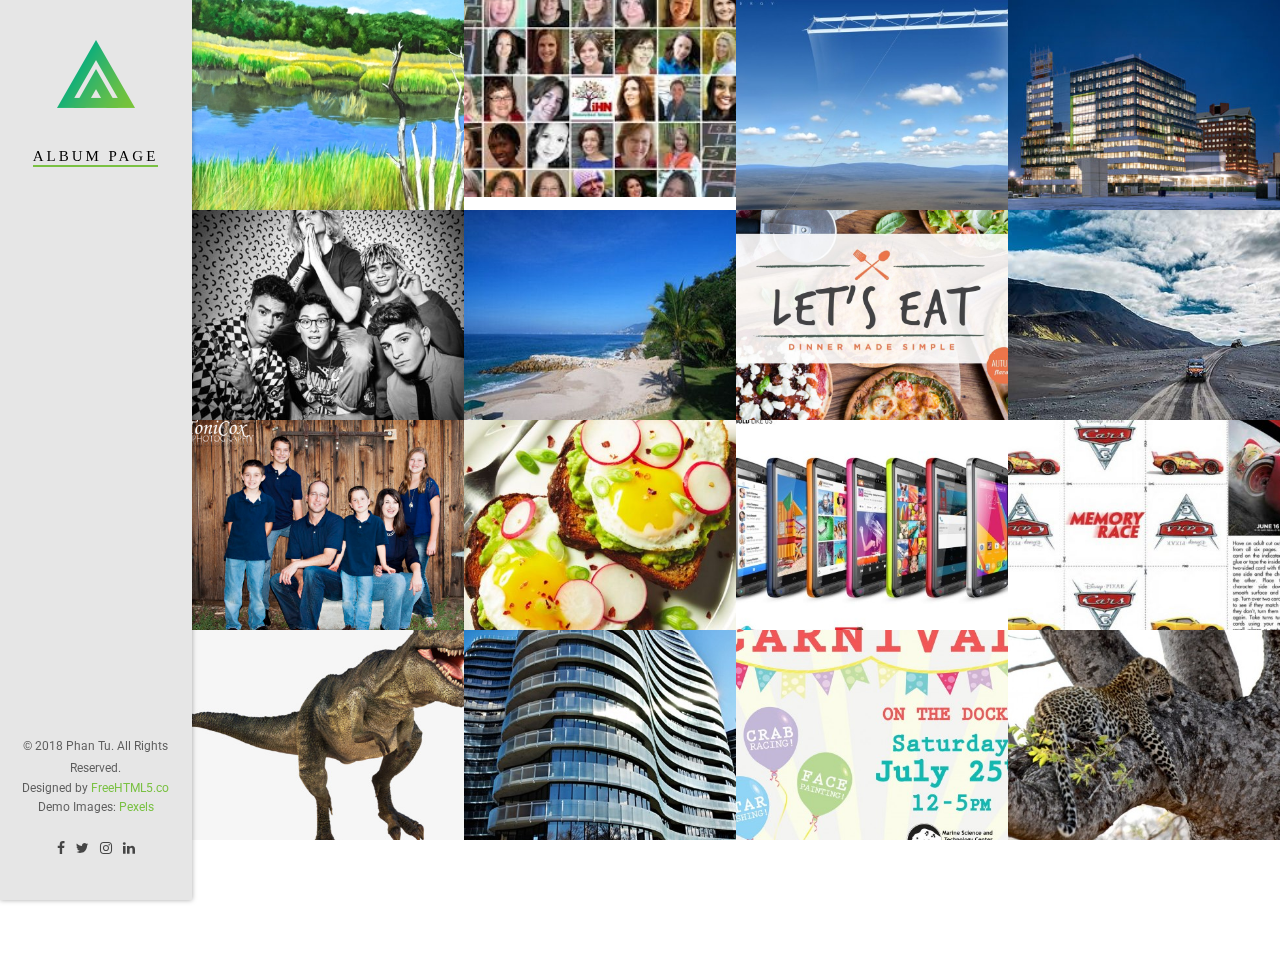
<file: AlbumPage.html>
<!DOCTYPE html>
<!--[if lt IE 7]>      <html class="no-js lt-ie9 lt-ie8 lt-ie7"> <![endif]-->
<!--[if IE 7]>         <html class="no-js lt-ie9 lt-ie8"> <![endif]-->
<!--[if IE 8]>         <html class="no-js lt-ie9"> <![endif]-->
<!--[if gt IE 8]><!--> <html class="no-js"> <!--<![endif]-->
	<head>
	<meta charset="utf-8">
	<meta http-equiv="X-UA-Compatible" content="IE=edge">
	<title>Album Page &mdash; Free HTML5 Bootstrap Website Template by FreeHTML5.co</title>
	<meta name="viewport" content="width=device-width, initial-scale=1">
	<meta name="description" content="Free HTML5 Website Template by FreeHTML5.co" />
	<meta name="keywords" content="free html5, free template, free bootstrap, free website template, html5, css3, mobile first, responsive" />
	<meta name="author" content="FreeHTML5.co" />

  	<!-- 
	//////////////////////////////////////////////////////

	FREE HTML5 TEMPLATE 
	DESIGNED & DEVELOPED by FreeHTML5.co
		
	Website: 		http://freehtml5.co/
	Email: 			info@freehtml5.co
	Twitter: 		http://twitter.com/fh5co
	Facebook: 		https://www.facebook.com/fh5co

	//////////////////////////////////////////////////////
	-->

  	<!-- Facebook and Twitter integration -->
	<meta property="og:title" content=""/>
	<meta property="og:image" content=""/>
	<meta property="og:url" content=""/>
	<meta property="og:site_name" content=""/>
	<meta property="og:description" content=""/>
	<meta name="twitter:title" content="" />
	<meta name="twitter:image" content="" />
	<meta name="twitter:url" content="" />
	<meta name="twitter:card" content="" />

	<!-- Place favicon.ico and apple-touch-icon.png in the root directory -->
	<link rel="shortcut icon" href="favicon.ico">

	<link href='https://fonts.googleapis.com/css?family=Roboto:400,300,600,400italic,700' rel='stylesheet' type='text/css'>
	<link href='https://fonts.googleapis.com/css?family=Montserrat:400,700' rel='stylesheet' type='text/css'>
	
	<!-- Animate.css -->
	<link rel="stylesheet" href="css/animate.css">
	<!-- Icomoon Icon Fonts-->
	<link rel="stylesheet" href="css/icomoon.css">
	<!-- Bootstrap  -->
	<link rel="stylesheet" href="css/bootstrap.css">
	<!-- Owl Carousel -->
	<link rel="stylesheet" href="css/owl.carousel.min.css">
	<link rel="stylesheet" href="css/owl.theme.default.min.css">
	<!-- Theme style  -->
	<link rel="stylesheet" href="css/style2.css">

	<!-- Modernizr JS -->
	<script src="js/modernizr-2.6.2.min.js"></script>
	<!-- FOR IE9 below -->
	<!--[if lt IE 9]>
	<script src="js/respond.min.js"></script>
	<![endif]-->

	</head>
	<body>
	<div id="fh5co-page">
		<a href="#" class="js-fh5co-nav-toggle fh5co-nav-toggle"><i></i></a>
		<aside id="fh5co-aside" role="complementary" class="border js-fullheight">

			<h1 id="fh5co-logo"><a href="index.html"><img src="images/logo-colored.png" alt="Free HTML5 Bootstrap Website Template"></a></h1>
			<nav id="fh5co-main-menu" role="navigation">
				<ul>
					<li class="fh5co-active"><a href="index.html">Album Page</a></li>
					
				</ul>
			</nav>

			<div class="fh5co-footer">
				<p><small>&copy; 2018 Phan Tu. All Rights Reserved.</span> <span>Designed by <a href="http://freehtml5.co/" target="_blank">FreeHTML5.co</a> </span> <span>Demo Images: <a href="http://pexels.com/" target="_blank">Pexels</a></span></small></p>
				<ul>
					<li><a href="#"><i class="icon-facebook"></i></a></li>
					<li><a href="#"><i class="icon-twitter"></i></a></li>
					<li><a href="#"><i class="icon-instagram"></i></a></li>
					<li><a href="#"><i class="icon-linkedin"></i></a></li>
				</ul>
			</div>

		</aside>

		<div id="fh5co-main">
			<div class="fh5co-gallery">

				<a class="gallery-item" href="#">
					<img src="images/work_1.jpg" alt="Free HTML5 Bootstrap Template by FreeHTML5.co">
					<span class="overlay">
						<h2>Nature</h2>
						<span>14 Photos</span>
					</span>
				</a>
				<a class="gallery-item" href="#">
					<img src="images/work_2.jpg" alt="Free HTML5 Bootstrap Template by FreeHTML5.co">
					<span class="overlay">
						<h2>People</h2>
						<span>7 Photos</span>
					</span>
				</a>
				<a class="gallery-item" href="#">
					<img src="images/work_3.jpg" alt="Free HTML5 Bootstrap Template by FreeHTML5.co">
					<span class="overlay">
						<h2>Sky</h2>
						<span>22 Photos</span>
					</span>
				</a>
				<a class="gallery-item" href="#">
					<img src="images/work_4.jpg" alt="Free HTML5 Bootstrap Template by FreeHTML5.co">
					<span class="overlay">
						<h2>Building</h2>
						<span>28 Photos</span>
					</span>
				</a>
				<a class="gallery-item" href="#">
					<img src="images/work_5.jpg" alt="Free HTML5 Bootstrap Template by FreeHTML5.co">
					<span class="overlay">
						<h2>People 2</h2>
						<span>17 Photos</span>
					</span>
				</a>
				<a class="gallery-item" href="#">
					<img src="images/work_6.jpg" alt="Free HTML5 Bootstrap Template by FreeHTML5.co">
					<span class="overlay">
						<h2>Beach</h2>
						<span>34 Photos</span>
					</span>
				</a>
				<a class="gallery-item" href="#">
					<img src="images/work_7.jpg" alt="Free HTML5 Bootstrap Template by FreeHTML5.co">
					<span class="overlay">
						<h2>Vegetarian Food</h2>
						<span>10 Photos</span>
					</span>
				</a>
				<a class="gallery-item" href="#">
					<img src="images/work_8.jpg" alt="Free HTML5 Bootstrap Template by FreeHTML5.co">
					<span class="overlay">
						<h2>Travel</h2>
						<span>19 Photos</span>
					</span>
				</a>

				<a class="gallery-item" href="#">
					<img src="images/work_9.jpg" alt="Free HTML5 Bootstrap Template by FreeHTML5.co">
					<span class="overlay">
						<h2>Family</h2>
						<span>42 Photos</span>
					</span>
				</a>
				<a class="gallery-item" href="#">
					<img src="images/work_10.jpg" alt="Free HTML5 Bootstrap Template by FreeHTML5.co">
					<span class="overlay">
						<h2>Food</h2>
						<span>10 Photos</span>
					</span>
				</a>
				<a class="gallery-item" href="#">
					<img src="images/work_11.jpg" alt="Free HTML5 Bootstrap Template by FreeHTML5.co">
					<span class="overlay">
						<h2>Gadgets</h2>
						<span>76 Photos</span>
					</span>
				</a>
				<a class="gallery-item" href="#">
					<img src="images/work_12.jpg" alt="Free HTML5 Bootstrap Template by FreeHTML5.co">
					<span class="overlay">
						<h2>Cars</h2>
						<span>55 Photos</span>
					</span>
				</a>

				<a class="gallery-item" href="#">
					<img src="images/work_13.jpg" alt="Free HTML5 Bootstrap Template by FreeHTML5.co">
					<span class="overlay">
						<h2>Animals</h2>
						<span>47 Photos</span>
					</span>
				</a>
				<a class="gallery-item" href="#">
					<img src="images/work_14.jpg" alt="Free HTML5 Bootstrap Template by FreeHTML5.co">
					<span class="overlay">
						<h2>Building 2</h2>
						<span>10 Photos</span>
					</span>
				</a>
				<a class="gallery-item" href="#">
					<img src="images/work_15.jpg" alt="Free HTML5 Bootstrap Template by FreeHTML5.co">
					<span class="overlay">
						<h2>Baloon</h2>
						<span>17 Photos</span>
					</span>
				</a>
				<a class="gallery-item" href="#">
					<img src="images/work_16.jpg" alt="Free HTML5 Bootstrap Template by FreeHTML5.co">
					<span class="overlay">
						<h2>Animals 2</h2>
						<span>22 Photos</span>
					</span>
				</a>
			</div>
			
	

			
	<!-- jQuery -->
	<script src="js/jquery.min.js"></script>
	<!-- jQuery Easing -->
	<script src="js/jquery.easing.1.3.js"></script>
	<!-- Bootstrap -->
	<script src="js/bootstrap.min.js"></script>
	<!-- Carousel -->
	<script src="js/owl.carousel.min.js"></script>
	<!-- Stellar -->
	<script src="js/jquery.stellar.min.js"></script>
	<!-- Waypoints -->
	<script src="js/jquery.waypoints.min.js"></script>
	<!-- Counters -->
	<script src="js/jquery.countTo.js"></script>
	
	
	<!-- MAIN JS -->
	<script src="js/main.js"></script>

	</body>
</html>
</file>
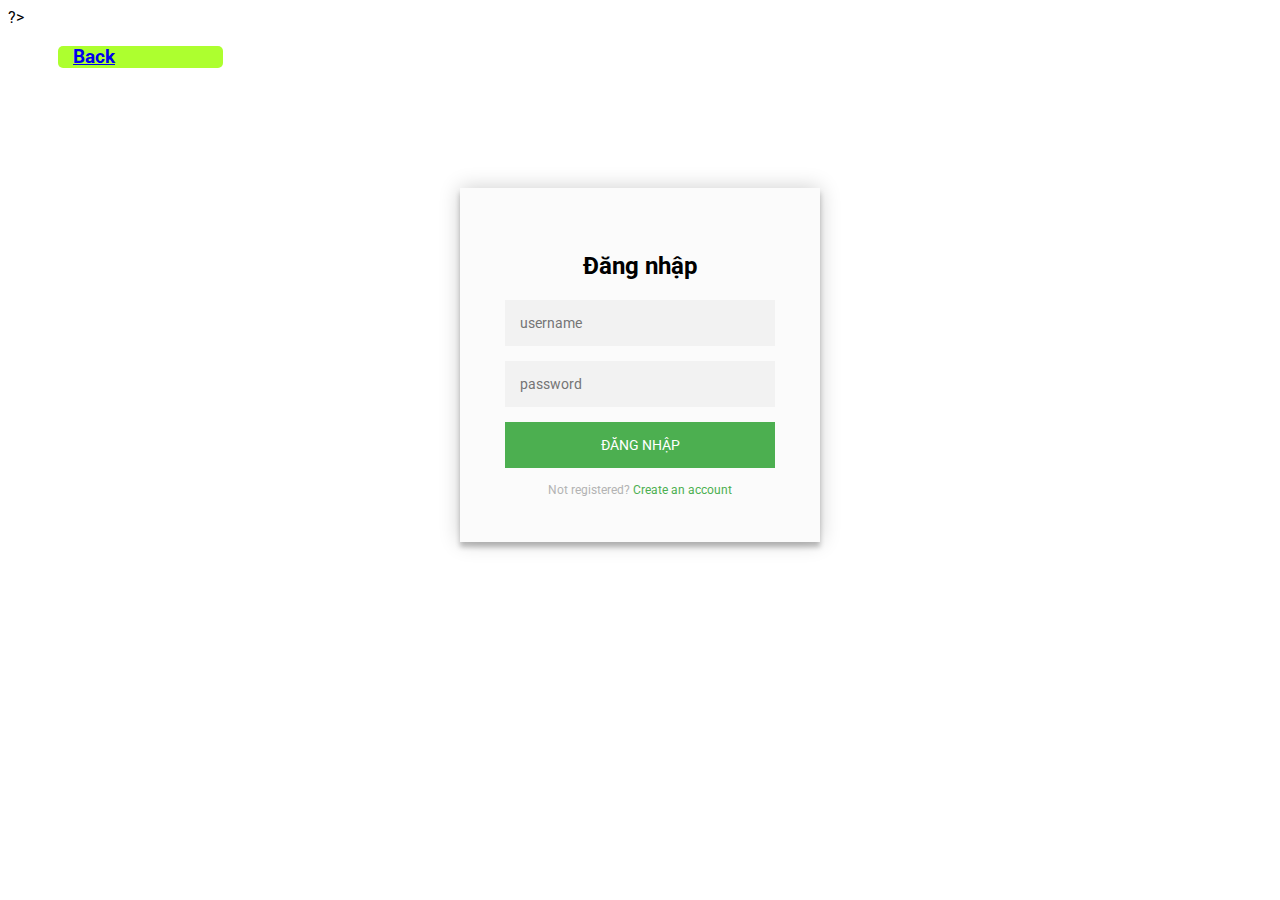
<file: CreateLoginPage.html>
<!DOCTYPE html>
<html>
<head>
   <meta charset="utf-8">
  <title></title>
  <style type="text/css">
    @import url(https://fonts.googleapis.com/css?family=Roboto:300);

.login-page {
  width: 360px;
  padding: 8% 0 0;
  margin: auto;
}
.form {
  position: relative;
  z-index: 1;
  background: rgba(247, 247, 247, .5);
  max-width: 360px;
  margin: 0 auto 100px;
  padding: 45px;
  text-align: center;
  box-shadow: 0 0 20px 0 rgba(0, 0, 0, 0.2), 0 5px 5px 0 rgba(0, 0, 0, 0.24);
  opacity:  5;
}
.form input {
  font-family: "Roboto", sans-serif;
  outline: 0;
  background: #f2f2f2;
  width: 100%;
  border: 0;
  margin: 0 0 15px;
  padding: 15px;
  box-sizing: border-box;
  font-size: 14px;
}
.form button {
  font-family: "Roboto", sans-serif;
  text-transform: uppercase;
  outline: 0;
  background: #4CAF50;
  width: 100%;
  border: 0;
  padding: 15px;
  color: #FFFFFF;
  font-size: 14px;
  -webkit-transition: all 0.3 ease;
  transition: all 0.3 ease;
  cursor: pointer;
}
.form button:hover,.form button:active,.form button:focus {
  background: #43A047;
}
.form .message {
  margin: 15px 0 0;
  color: #b3b3b3;
  font-size: 12px;
}
.form .message a {
  color: #4CAF50;
  text-decoration: none;
}
.form .register-form {
  display: none;
}
.container {
  position: relative;
  z-index: 1;
  max-width: 300px;
  margin: 0 auto;
}
.container:before, .container:after {
  content: "";
  display: block;
  clear: both;
}
.container .info {
  margin: 50px auto;
  text-align: center;
}
.container .info h1 {
  margin: 0 0 15px;
  padding: 0;
  font-size: 36px;
  font-weight: 300;
  color: #1a1a1a;
}
.container .info span {
  color: #4d4d4d;
  font-size: 12px;
}
.container .info span a {
  color: #000000;
  text-decoration: none;
}
.container .info span .fa {
  color: #EF3B3A;
}
.thumbnail{
  -moz-border-radius: 5px;
border-radius: 5px;
background-color:   #ADFF2F;
width: 150px;
margin-left: 50px;
padding-left: 15px;
}
.thumbnail:hover{
  -moz-box-shadow: 0 0 10px #ccc;
    -webkit-box-shadow: 0 0 10px #ccc;
    box-shadow: 0 0 10px #ccc;
      filter: brightness(130%);
  cursor: pointer;
  transform: translate(2px,4px);
}
body {
  background: url(http://hinh-nen.org/images/13117Background-dep-mua-thu-la-vang-roi.jpg);
  font-family: "Roboto", sans-serif;
  -webkit-font-smoothing: antialiased;
  -moz-osx-font-smoothing: grayscale; 
  background-repeat: no-repeat;
  background-size: cover;     
}

  </style>
</head>
<body>
 
?>  
<div class="thumbnail">
<h3><a href="index.php">Back</a></h3>
</div>
<div class="login-page">
  <div class="form">
  <h2 style="vertical-align: center">Đăng nhập</h2>
    <form action="dangnhap.php" method="post">
      <input type="text" placeholder="username" name="nA"/>
      <input type="password" placeholder="password" name="nB"/>
      <button type="submit" value="login" name="login">Đăng nhập</button>
      <p class="message">Not registered? <a href="dangki.php">Create an account</a></p>
    </form>
  </div>
</div>  

</body>
</html>
</file>
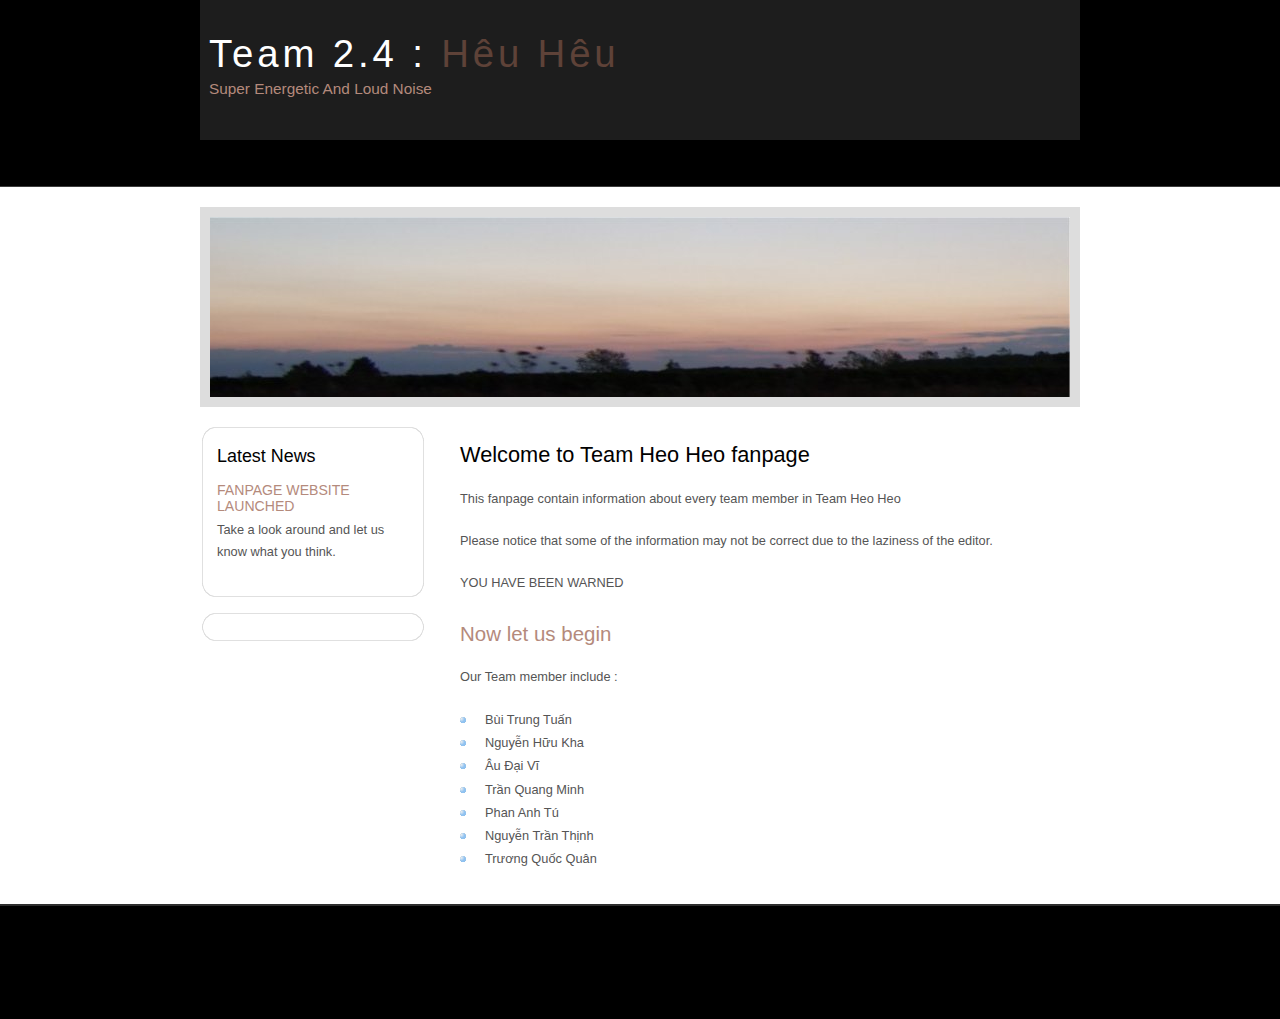
<file: MeetingOurTeam.html>
<!DOCTYPE HTML>
<html>

<head>
  <title>Hêu Hêu</title>
  <meta charset="utf-8">
  <meta name="description" content="website description" />
  <meta name="keywords" content="website keywords, website keywords" />
  <meta http-equiv="content-type" content="text/html; charset=windows-1252" />
  <link rel="stylesheet" type="text/css" href="MeetingOurTeam/style.css" />
</head>

<body>
  <div id="main">
    <div id="header">
      <div id="logo">
        <div id="logo_text">
          <!-- class="logo_colour", allows you to change the colour of the text -->
          <h1><a href="index.html">Team 2.4 :<span class="logo_colour"> Hêu Hêu</span></a></h1>
          <h2>Super Energetic And Loud Noise</h2>
        </div>
      </div>
      
    </div>
    <div id="content_header"></div>
    <div id="site_content">
      <div id="banner"></div>
	  <div id="sidebar_container">
        <div class="sidebar">
          <div class="sidebar_top"></div>
          <div class="sidebar_item">
            <!-- insert your sidebar items here -->
            <h3>Latest News</h3>
            <h4>Fanpage Website Launched</h4>
            <p>Take a look around and let us know what you think.</p>
          </div>
          <div class="sidebar_base"></div>
        </div>
        
        <div class="sidebar">
          <div class="sidebar_top"></div>
          
          <div class="sidebar_base"></div>
        </div>
      </div>
      <div id="content">
        <!-- insert the page content here -->
        <h1>Welcome to Team Heo Heo fanpage</h1>
        <p>This fanpage contain information about every team member in Team Heo Heo</p>
        <p>Please notice that some of the information may not be correct due to the laziness of the editor.</p>
        <p>YOU HAVE BEEN WARNED</p>
        <h2>Now let us begin</h2>
        <p>Our Team member include :</p>
        <ul>
          <li>Bùi Trung Tuấn</li>
          <li>Nguyễn Hữu Kha</li>
          <li>Âu Đại Vĩ</li>
          <li>Trần Quang Minh</li>
          <li>Phan Anh Tú</li>
          <li>Nguyễn Trần Thịnh</li>
          <li>Trương Quốc Quân</li>
        </ul>
      </div>
    </div>
    <div id="content_footer"></div>
    <div id="footer">
      <!-- <p><a href="index.html">Home</a> | <a href="examples.html">Examples</a> | <a href="page.html">A Page</a> | <a href="another_page.html">Another Page</a> | <a href="contact.html">Contact Us</a></p>
      <p>Copyright &copy; simplestyle_horizon | <a href="http://validator.w3.org/check?uri=referer">HTML5</a> | <a href="http://jigsaw.w3.org/css-validator/check/referer">CSS</a> | <a href="http://www.html5webtemplates.co.uk">Simple web templates by HTML5</a></p> -->
    </div>
  </div>
</body>
</html>
</file>
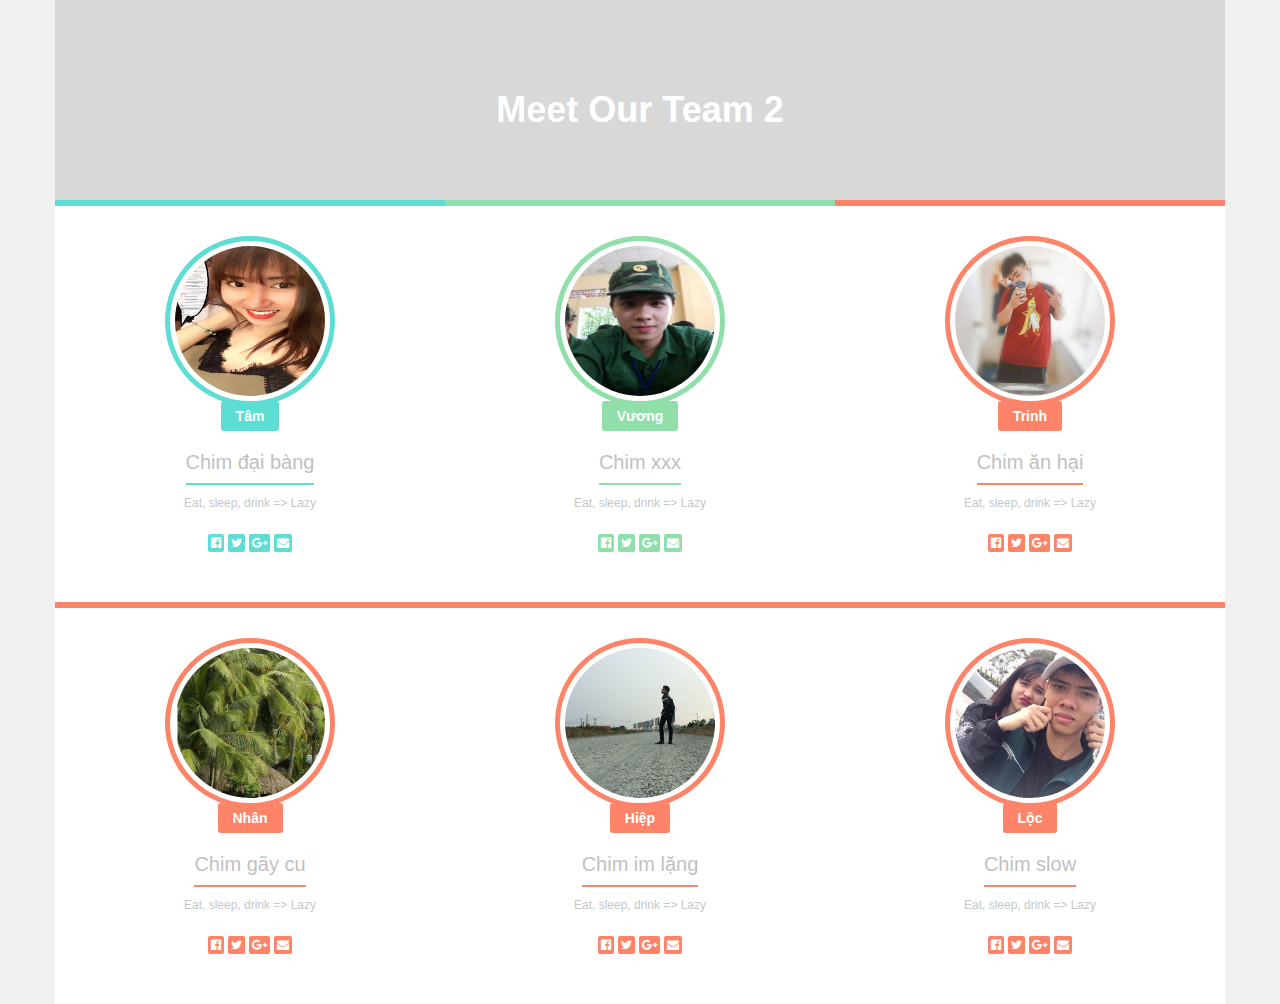
<file: meetourteam.html>
<!DOCTYPE html>
<html>
<head>
	<link rel="stylesheet" type="text/css" href=https://maxcdn.bootstrapcdn.com/bootstrap/3.3.7/css/bootstrap.min.css>
	<link rel="stylesheet" type="text/css" href="custom.css">
	<link rel="stylesheet" type="text/css" href="https://maxcdn.bootstrapcdn.com/font-awesome/4.7.0/css/font-awesome.min.css">
</head>
<body>
<div class="container section-ourTeam">
	<div class="row">
		<div class="col-md-12 col-sm-12 col-xs-12 ourTeam-hedding text-center">
			<h1>Meet Our Team 2</h1>
		</div>
	</div>
	<div class="row">
		<div class="col-md-4 col-sm-4 col-xs-12">
			<div class="row section-success ourTeam-box text-center">
				<div class="col-md-12 section1">
					<img src="image/tam.png">
				</div>
				<div class="col-md-12 section2">
					<p>Tâm</p><br>
					<h1>Chim đại bàng</h1><br>
				</div>
				<div class="col-md-12 section3">
					<p>
						Eat, sleep, drink => Lazy
					</p>
				</div>
				<div class="col-md-12 section4">
					<i class="fa fa-facebook-official" aria-hidden="true"></i>
					<i class="fa fa-twitter" aria-hidden="true"></i>
					<i class="fa fa-google-plus" aria-hidden="true"></i>
					<i class="fa fa-envelope" aria-hidden="true"></i>
				</div>
			</div>
		</div>
		<div class="col-md-4 col-sm-4 col-xs-12">
			<div class="row section-info ourTeam-box text-center">
				<div class="col-md-12 section1">
					<img src="image/vuong.png">
				</div>
				<div class="col-md-12 section2">
					<p>Vương</p><br>
					<h1>Chim xxx</h1><br>
				</div>
				<div class="col-md-12 section3">
					<p>
						Eat, sleep, drink => Lazy
					</p>
				</div>
				<div class="col-md-12 section4">
					<i class="fa fa-facebook-official" aria-hidden="true"></i>
					<i class="fa fa-twitter" aria-hidden="true"></i>
					<i class="fa fa-google-plus" aria-hidden="true"></i>
					<i class="fa fa-envelope" aria-hidden="true"></i>
				</div>
			</div>
		</div>
		<div class="col-md-4 col-sm-4 col-xs-12">
			<div class="row section-danger ourTeam-box text-center">
				<div class="col-md-12 section1">
					<img src="image/trinh.png">
				</div>
				<div class="col-md-12 section2">
					<p>Trinh</p><br>
					<h1>Chim ăn hại</h1>
				</div>
				<div class="col-md-12 section3">
					<p>
						Eat, sleep, drink => Lazy
					</p>
				</div>
				<div class="col-md-12 section4">
					<i class="fa fa-facebook-official" aria-hidden="true"></i>
					<i class="fa fa-twitter" aria-hidden="true"></i>
					<i class="fa fa-google-plus" aria-hidden="true"></i>
					<i class="fa fa-envelope" aria-hidden="true"></i>
				</div>
			</div>
		</div>
		<div class="col-md-4 col-sm-4 col-xs-12">
			<div class="row section-danger ourTeam-box text-center">
				<div class="col-md-12 section1">
					<img src="image/nhan.png">
				</div>
				<div class="col-md-12 section2">
					<p>Nhân</p><br>
					<h1>Chim gãy cu</h1>
				</div>
				<div class="col-md-12 section3">
					<p>
						Eat, sleep, drink => Lazy
					</p>
				</div>
				<div class="col-md-12 section4">
					<i class="fa fa-facebook-official" aria-hidden="true"></i>
					<i class="fa fa-twitter" aria-hidden="true"></i>
					<i class="fa fa-google-plus" aria-hidden="true"></i>
					<i class="fa fa-envelope" aria-hidden="true"></i>
				</div>
			</div>
		</div>
		<div class="col-md-4 col-sm-4 col-xs-12">
			<div class="row section-danger ourTeam-box text-center">
				<div class="col-md-12 section1">
					<img src="image/hiep.png">
				</div>
				<div class="col-md-12 section2">
					<p>Hiệp</p><br>
					<h1>Chim im lặng</h1>
				</div>
				<div class="col-md-12 section3">
					<p>
						Eat, sleep, drink => Lazy
					</p>
				</div>
				<div class="col-md-12 section4">
					<i class="fa fa-facebook-official" aria-hidden="true"></i>
					<i class="fa fa-twitter" aria-hidden="true"></i>
					<i class="fa fa-google-plus" aria-hidden="true"></i>
					<i class="fa fa-envelope" aria-hidden="true"></i>
				</div>
			</div>
		</div>
		<div class="col-md-4 col-sm-4 col-xs-12">
			<div class="row section-danger ourTeam-box text-center">
				<div class="col-md-12 section1">
					<img src="image/loc.png">
				</div>
				<div class="col-md-12 section2">
					<p>Lộc</p><br>
					<h1>Chim slow</h1>
				</div>
				<div class="col-md-12 section3">
					<p>
						Eat, sleep, drink => Lazy
					</p>
				</div>
				<div class="col-md-12 section4">
					<i class="fa fa-facebook-official" aria-hidden="true"></i>
					<i class="fa fa-twitter" aria-hidden="true"></i>
					<i class="fa fa-google-plus" aria-hidden="true"></i>
					<i class="fa fa-envelope" aria-hidden="true"></i>
				</div>
			</div>
		</div>
	</div>
</div>
</body>
</html>
</file>
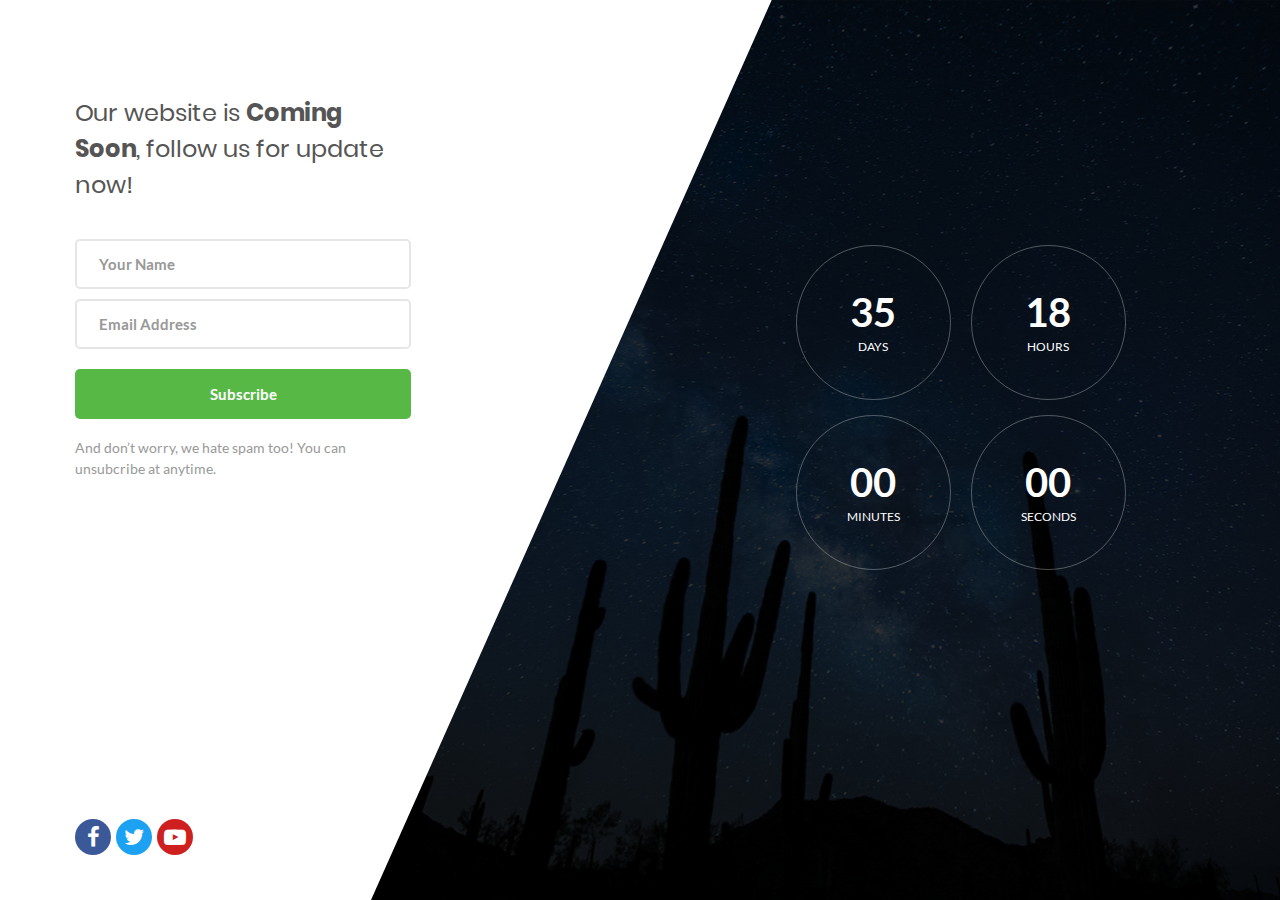
<file: UnderConstruct.html>
<!DOCTYPE html>
<html lang="en">
<head>
	<title>Coming Soon 1</title>
	<meta charset="UTF-8">
	<meta name="viewport" content="width=device-width, initial-scale=1">
<!--===============================================================================================-->	
	<link rel="icon" type="image/png" href="images/icons/favicon.ico"/>
<!--===============================================================================================-->
	<link rel="stylesheet" type="text/css" href="vendor/bootstrap/css/bootstrap.min.css">
<!--===============================================================================================-->
	<link rel="stylesheet" type="text/css" href="fonts/font-awesome-4.7.0/css/font-awesome.min.css">
<!--===============================================================================================-->
	<link rel="stylesheet" type="text/css" href="vendor/animate/animate.css">
<!--===============================================================================================-->
	<link rel="stylesheet" type="text/css" href="vendor/select2/select2.min.css">
<!--===============================================================================================-->
	<link rel="stylesheet" type="text/css" href="css/util.css">
	<link rel="stylesheet" type="text/css" href="css/main.css">
<!--===============================================================================================-->
</head>
<body>
	
	
	<div class="size1 bg0 where1-parent">
		<!-- Coutdown -->
		<div class="flex-c-m bg-img1 size2 where1 overlay1 where2 respon2" style="background-image: url('images/bg01.jpg');">
			<div class="wsize2 flex-w flex-c-m cd100 js-tilt">
				<div class="flex-col-c-m size6 bor2 m-l-10 m-r-10 m-t-15">
					<span class="l2-txt1 p-b-9 days">35</span>
					<span class="s2-txt4">Days</span>
				</div>

				<div class="flex-col-c-m size6 bor2 m-l-10 m-r-10 m-t-15">
					<span class="l2-txt1 p-b-9 hours">17</span>
					<span class="s2-txt4">Hours</span>
				</div>

				<div class="flex-col-c-m size6 bor2 m-l-10 m-r-10 m-t-15">
					<span class="l2-txt1 p-b-9 minutes">50</span>
					<span class="s2-txt4">Minutes</span>
				</div>

				<div class="flex-col-c-m size6 bor2 m-l-10 m-r-10 m-t-15">
					<span class="l2-txt1 p-b-9 seconds">39</span>
					<span class="s2-txt4">Seconds</span>
				</div>
			</div>
		</div>
		
		<!-- Form -->
		<div class="size3 flex-col-sb flex-w p-l-75 p-r-75 p-t-45 p-b-45 respon1">
			
			<div class="p-t-50 p-b-60">
				<p class="m1-txt1 p-b-36">
					Our website is <span class="m1-txt2">Coming Soon</span>, follow us for update now!
				</p>

				<form class="contact100-form validate-form">
					<div class="wrap-input100 m-b-10 validate-input" data-validate = "Name is required">
						<input class="s2-txt1 placeholder0 input100" type="text" name="name" placeholder="Your Name">
						<span class="focus-input100"></span>
					</div>

					<div class="wrap-input100 m-b-20 validate-input" data-validate = "Email is required: ex@abc.xyz">
						<input class="s2-txt1 placeholder0 input100" type="text" name="email" placeholder="Email Address">
						<span class="focus-input100"></span>
					</div>

					<div class="w-full">
						<button class="flex-c-m s2-txt2 size4 bg1 bor1 hov1 trans-04">
							Subscribe
						</button>
					</div>
				</form>

				<p class="s2-txt3 p-t-18">
					And don’t worry, we hate spam too! You can unsubcribe at anytime.
				</p>
			</div>

			<div class="flex-w">
				<a href="#" class="flex-c-m size5 bg3 how1 trans-04 m-r-5">
					<i class="fa fa-facebook"></i>
				</a>

				<a href="#" class="flex-c-m size5 bg4 how1 trans-04 m-r-5">
					<i class="fa fa-twitter"></i>
				</a>

				<a href="#" class="flex-c-m size5 bg5 how1 trans-04 m-r-5">
					<i class="fa fa-youtube-play"></i>
				</a>
			</div>
		</div>
	</div>



	

<!--===============================================================================================-->	
	<script src="vendor/jquery/jquery-3.2.1.min.js"></script>
<!--===============================================================================================-->
	<script src="vendor/bootstrap/js/popper.js"></script>
	<script src="vendor/bootstrap/js/bootstrap.min.js"></script>
<!--===============================================================================================-->
	<script src="vendor/select2/select2.min.js"></script>
<!--===============================================================================================-->
	<script src="vendor/countdowntime/moment.min.js"></script>
	<script src="vendor/countdowntime/moment-timezone.min.js"></script>
	<script src="vendor/countdowntime/moment-timezone-with-data.min.js"></script>
	<script src="vendor/countdowntime/countdowntime.js"></script>
	<script>
		$('.cd100').countdown100({
			/*Set Endtime here*/
			/*Endtime must be > current time*/
			endtimeYear: 0,
			endtimeMonth: 0,
			endtimeDate: 35,
			endtimeHours: 18,
			endtimeMinutes: 0,
			endtimeSeconds: 0,
			timeZone: "" 
			// ex:  timeZone: "America/New_York"
			//go to " http://momentjs.com/timezone/ " to get timezone
		});
	</script>
<!--===============================================================================================-->
	<script src="vendor/tilt/tilt.jquery.min.js"></script>
	<script >
		$('.js-tilt').tilt({
			scale: 1.1
		})
	</script>
<!--===============================================================================================-->
	<script src="js/main.js"></script>

</body>
</html>
</file>
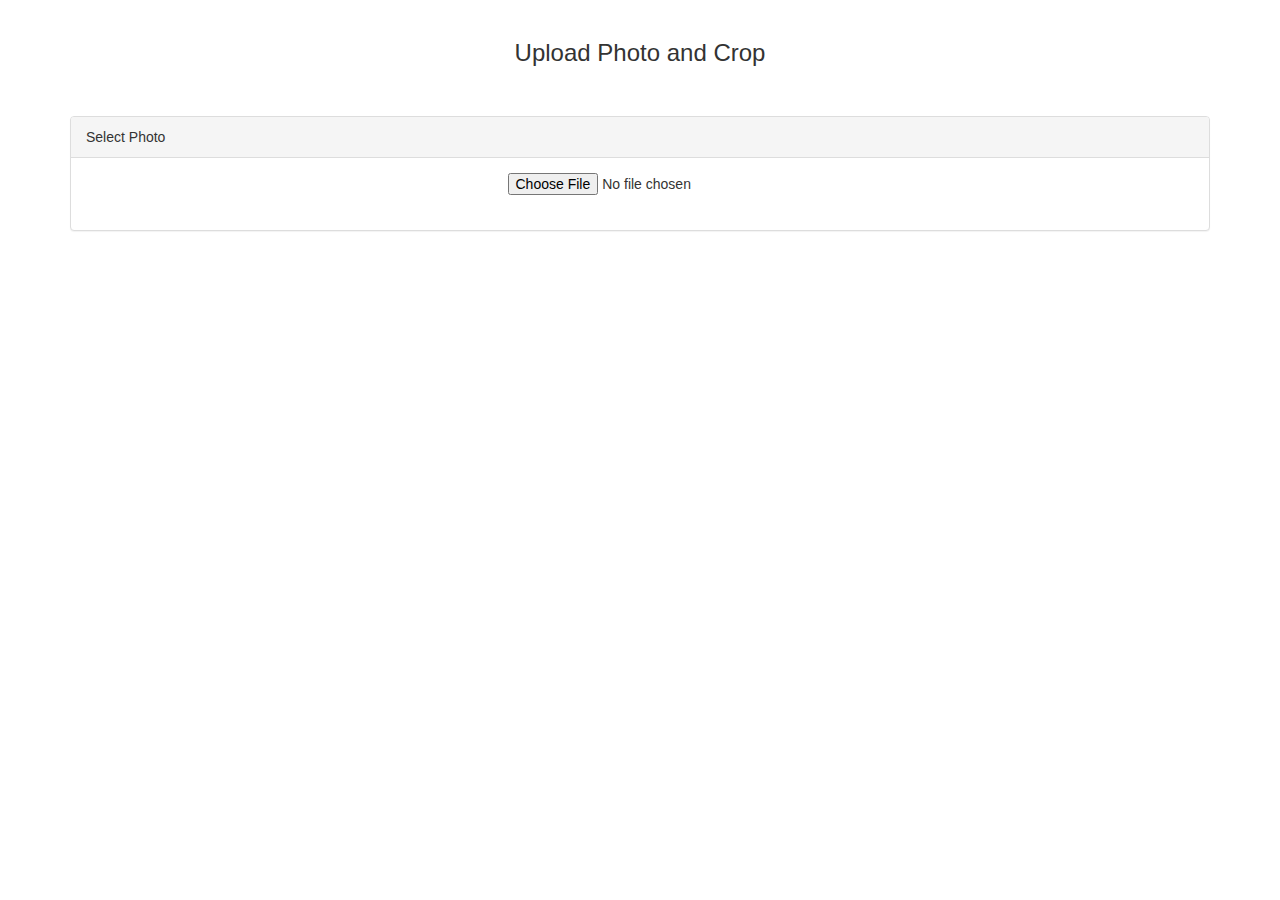
<file: upload.html>
<!DOCTYPE html>
<html>
<head>
  <title>Upload Photo</title>

  <script src="js/jquery.min.js"></script>  
    <script src="js/bootstrap.min.js"></script>
    <script src="js/croppie.js"></script>
    <link rel="stylesheet" href="css/bootstrap.min.css" />
    <link rel="stylesheet" href="css/croppie.css" />
</head>
<body>
<div class="container">
          <br />
      <h3 align="center">Upload Photo and Crop</h3>
      <br />
      <br />
      <div class="panel panel-default">
          <div class="panel-heading">Select Photo</div>
          <div class="panel-body" align="center">
            <input type="file" name="upload_image" id="upload_image" />
            <br />
            <div id="uploaded_image"></div>
          </div>
        </div>
      </div>
    </body>  
</html>

<div id="uploadimageModal" class="modal" role="dialog">
  <div class="modal-dialog">
    <div class="modal-content">
          <div class="modal-header">
            <button type="button" class="close" data-dismiss="modal">&times;</button>
            <h4 class="modal-title">Upload & Crop Photo</h4>
          </div>
          <div class="modal-body">
            <div class="row">
            <div class="col-md-8 text-center">
              <div id="image_demo" style="width:350px; margin-top:30px"></div>
            </div>
            <div class="col-md-4" style="padding-top:30px;">
              <br />
              <br />
              <br/>
              <button class="btn btn-success crop_image">Crop & Upload Photo</button>
          </div>
        </div>
          </div>
          <div class="modal-footer">
            <button type="button" class="btn btn-default" data-dismiss="modal">Close</button>
          </div>
      </div>
    </div>
</div>

<script>  
$(document).ready(function(){

  $image_crop = $('#image_demo').croppie({
    enableExif: true,
    viewport: {
      width:200,
      height:200,
      type:'square' //circle
    },
    boundary:{
      width:300,
      height:300
    }
  });

  $('#upload_image').on('change', function(){
    var reader = new FileReader();
    reader.onload = function (event) {
      $image_crop.croppie('bind', {
        url: event.target.result
      }).then(function(){
        console.log('jQuery bind complete');
      });
    }
    reader.readAsDataURL(this.files[0]);
    $('#uploadimageModal').modal('show');
  });

  $('.crop_image').click(function(event){
    $image_crop.croppie('result', {
      type: 'canvas',
      size: 'viewport'
    }).then(function(response){
      $.ajax({
        url:"upload-img.php",
        type: "POST",
        data:{"image": response},
        success:function(data)
        {
          $('#uploadimageModal').modal('hide');
          $('#uploaded_image').html(data);
        }
      });
    })
  });

});  
</script>
</file>
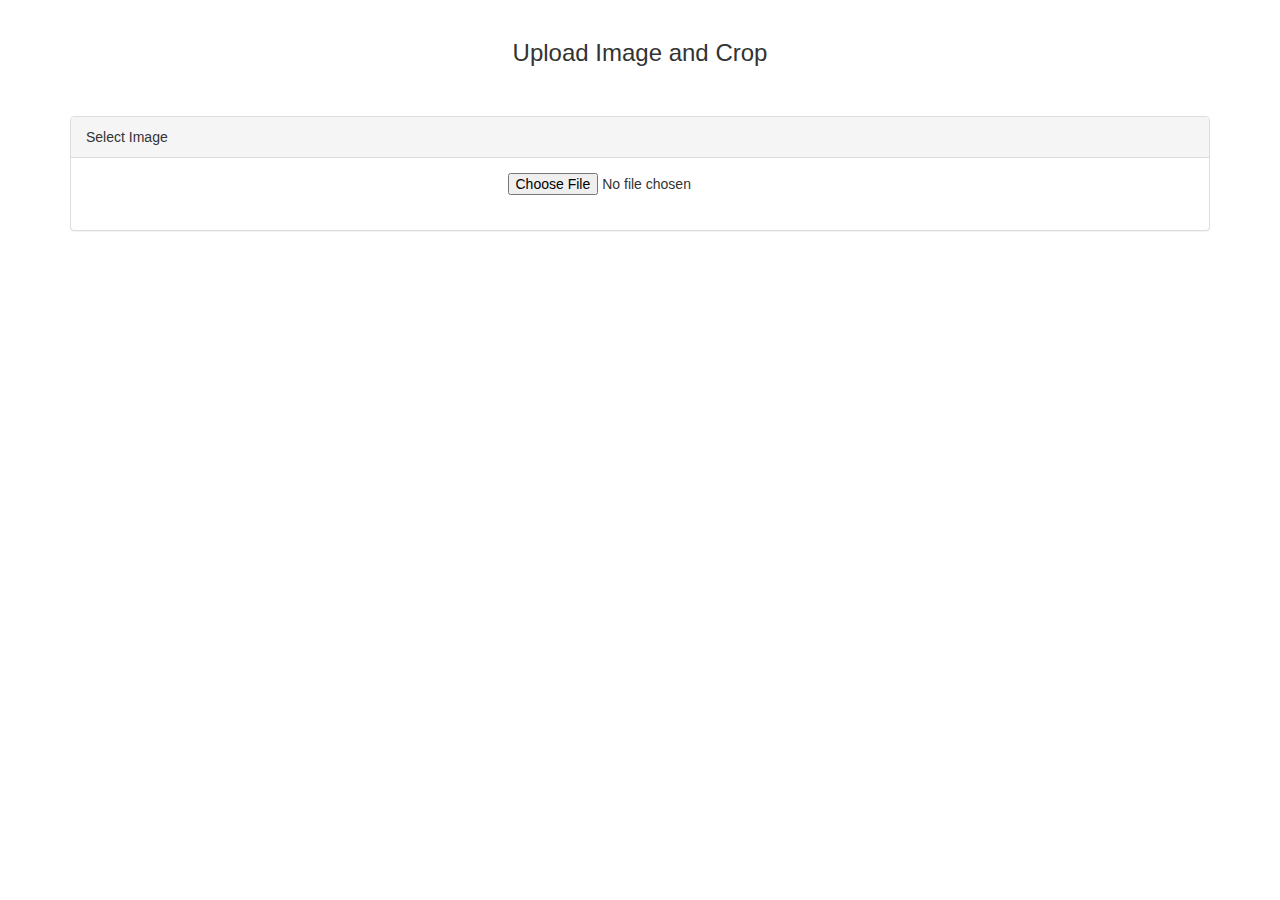
<file: UploadPage.html>
<!DOCTYPE html>
<html>
<head>
  <title>Upload Image</title>

  <script src="js/jquery.min.js"></script>  
    <script src="js/bootstrap.min.js"></script>
    <script src="js/croppie.js"></script>
    <link rel="stylesheet" href="css/bootstrap.min.css" />
    <link rel="stylesheet" href="css/croppie.css" />
</head>
<body>
<div class="container">
          <br />
      <h3 align="center">Upload Image and Crop</h3>
      <br />
      <br />
      <div class="panel panel-default">
          <div class="panel-heading">Select Image</div>
          <div class="panel-body" align="center">
            <input type="file" name="upload_image" id="upload_image" />
            <br />
            <div id="uploaded_image"></div>
          </div>
        </div>
      </div>
    </body>  
</html>

<div id="uploadimageModal" class="modal" role="dialog">
  <div class="modal-dialog">
    <div class="modal-content">
          <div class="modal-header">
            <button type="button" class="close" data-dismiss="modal">&times;</button>
            <h4 class="modal-title">Upload & Crop Image</h4>
          </div>
          <div class="modal-body">
            <div class="row">
            <div class="col-md-8 text-center">
              <div id="image_demo" style="width:350px; margin-top:30px"></div>
            </div>
            <div class="col-md-4" style="padding-top:30px;">
              <br />
              <br />
              <br/>
              <button class="btn btn-success crop_image">Crop & Upload Image</button>
          </div>
        </div>
          </div>
          <div class="modal-footer">
            <button type="button" class="btn btn-default" data-dismiss="modal">Close</button>
          </div>
      </div>
    </div>
</div>

<script>  
$(document).ready(function(){

  $image_crop = $('#image_demo').croppie({
    enableExif: true,
    viewport: {
      width:200,
      height:200,
      type:'square' //circle
    },
    boundary:{
      width:300,
      height:300
    }
  });

  $('#upload_image').on('change', function(){
    var reader = new FileReader();
    reader.onload = function (event) {
      $image_crop.croppie('bind', {
        url: event.target.result
      }).then(function(){
        console.log('jQuery bind complete');
      });
    }
    reader.readAsDataURL(this.files[0]);
    $('#uploadimageModal').modal('show');
  });

  $('.crop_image').click(function(event){
    $image_crop.croppie('result', {
      type: 'canvas',
      size: 'viewport'
    }).then(function(response){
      $.ajax({
        url:"upload-img.php",
        type: "POST",
        data:{"image": response},
        success:function(data)
        {
          $('#uploadimageModal').modal('hide');
          $('#uploaded_image').html(data);
        }
      });
    })
  });

});  
</script>
</file>
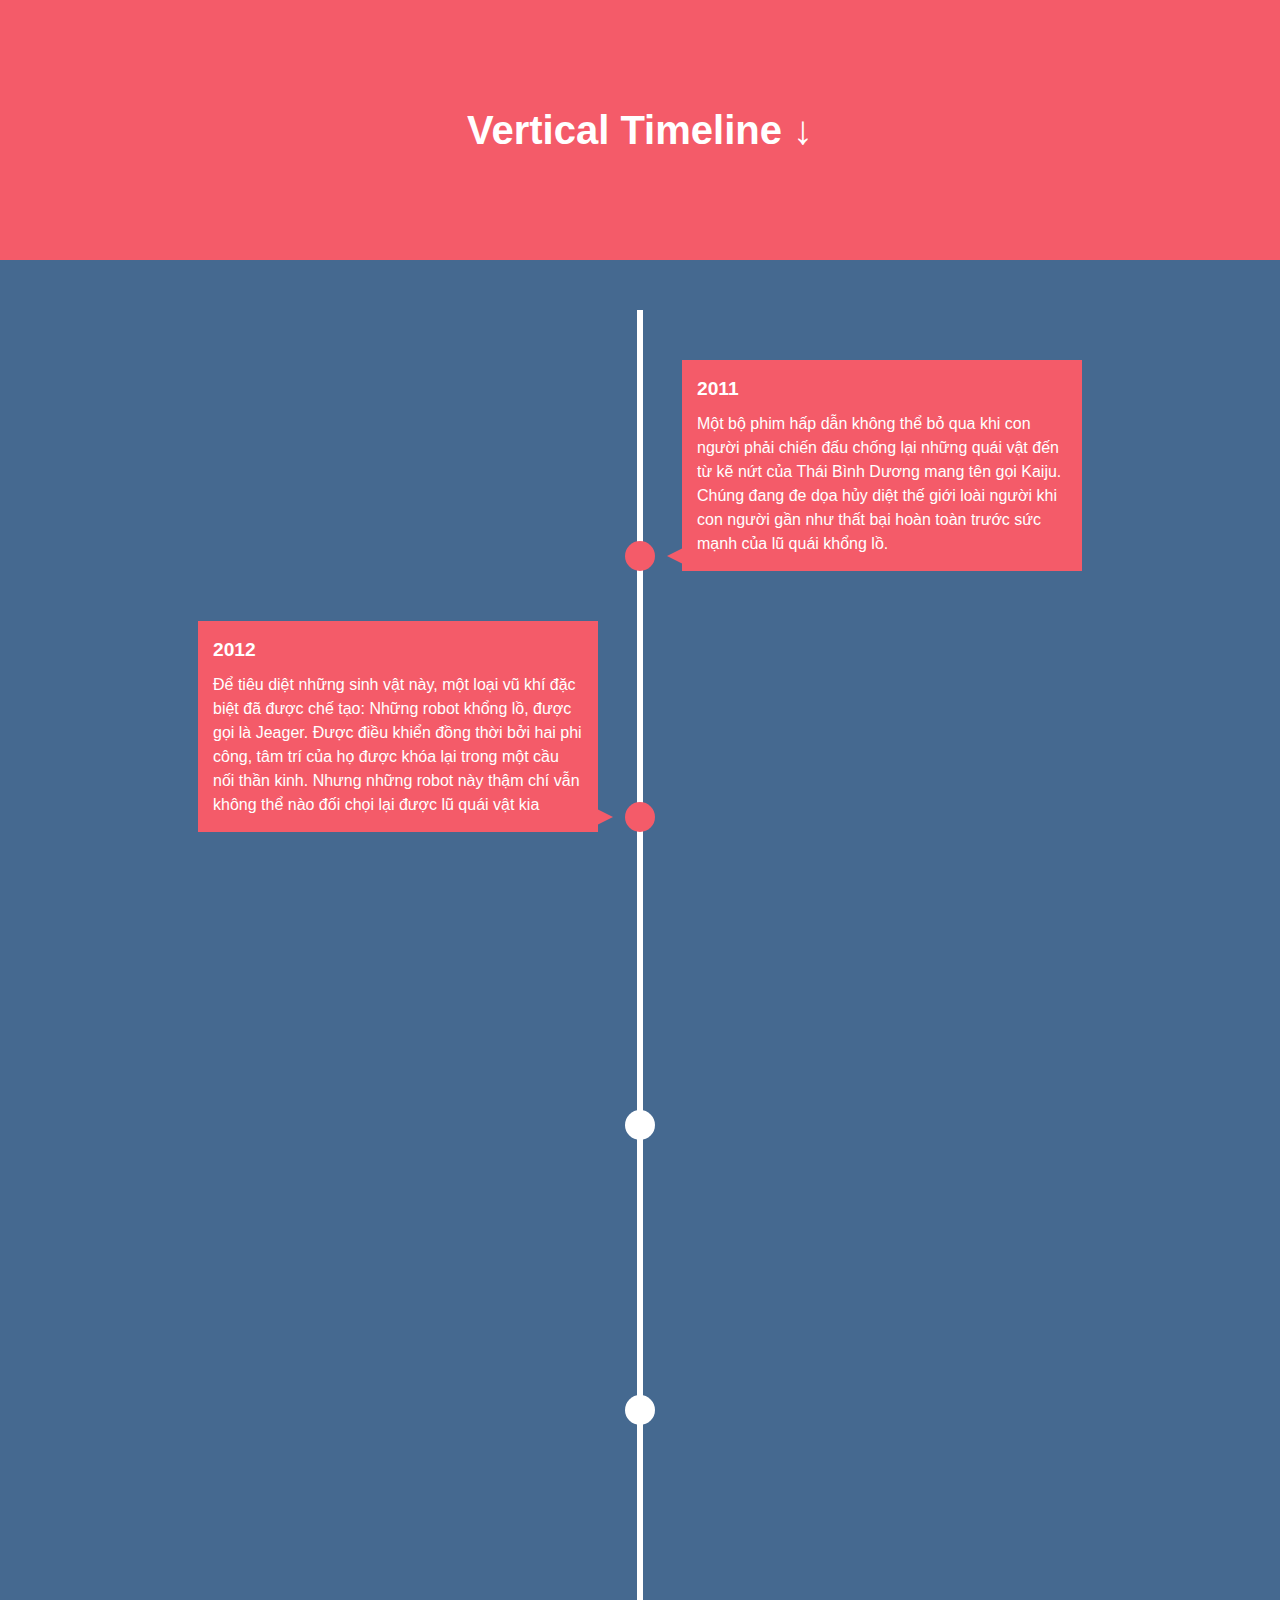
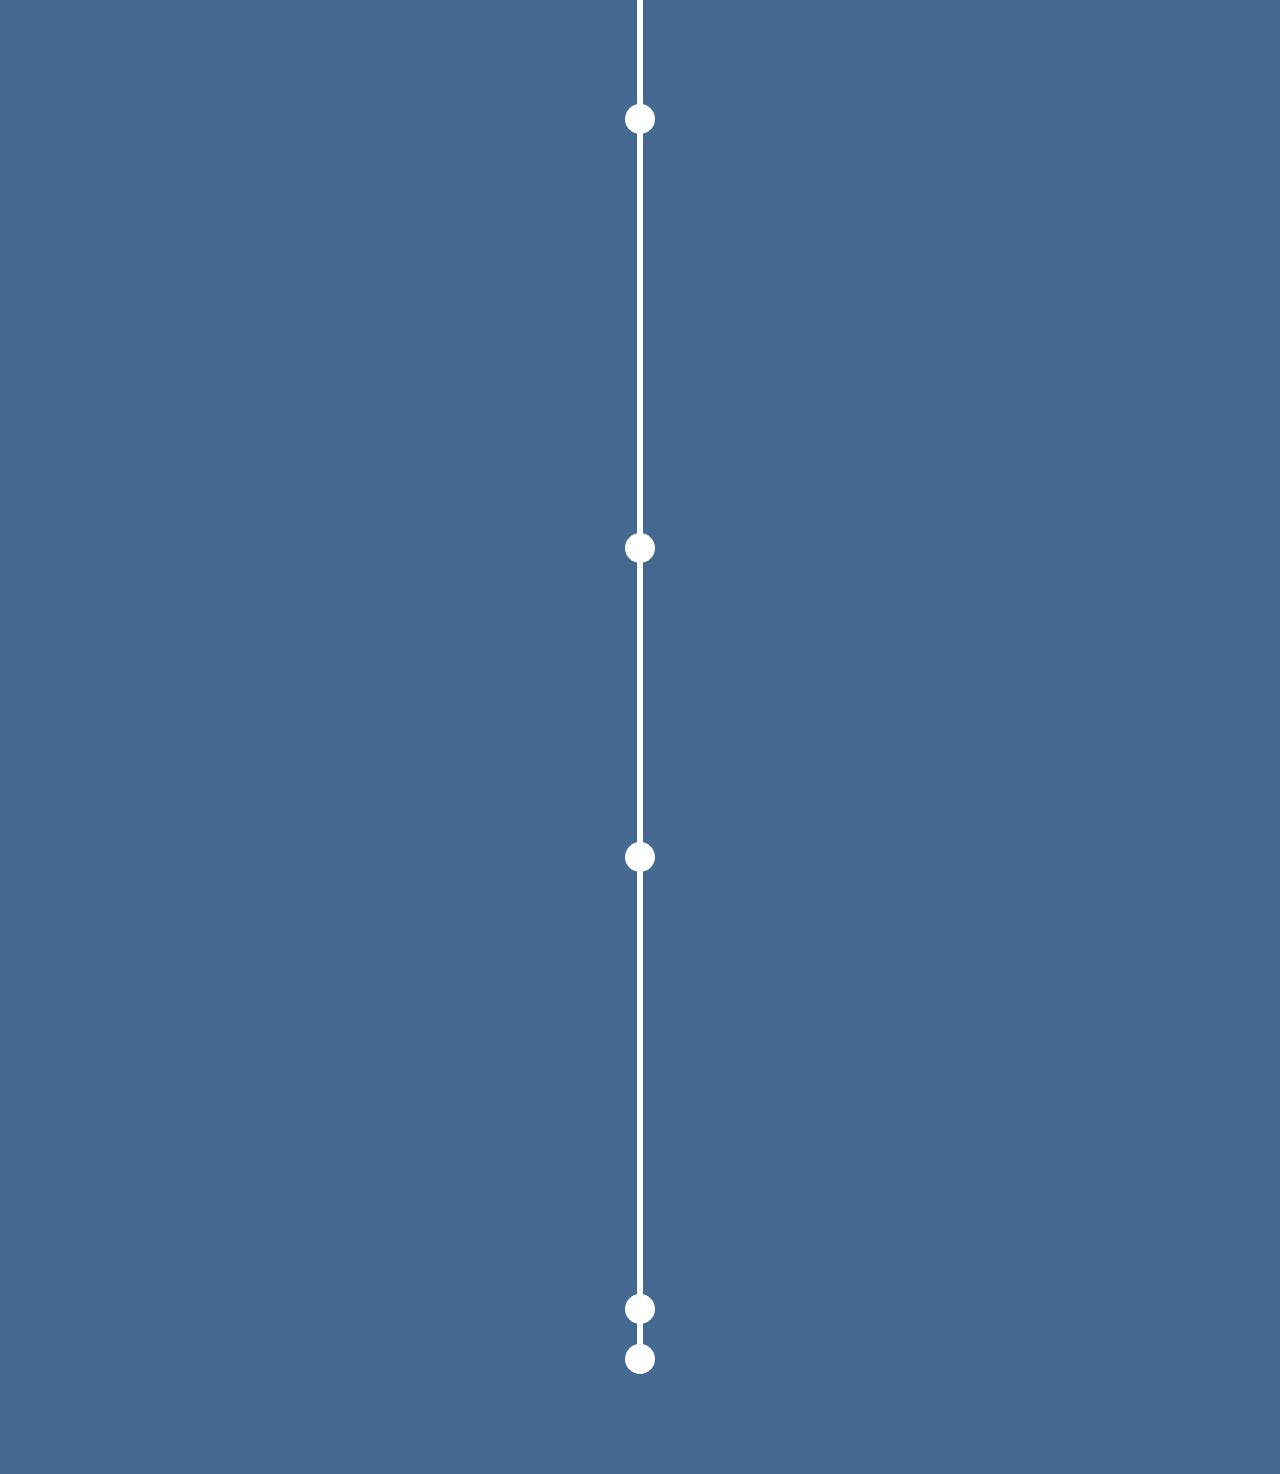
<file: CreateTimeline/timeline.html>
<!DOCTYPE html>
<html >
<head>
  <meta charset="UTF-8">
  <title>Building a Vertical Timeline With CSS and a Touch of JavaScript</title>
  
  
  
      <link rel="stylesheet" href="css/style.css">

  
</head>

<body>
  <section class="intro">
  <div class="container">
    <h1>Vertical Timeline &darr;</h1>
  </div>
</section>

<section class="timeline">
  <ul>
    <li>
      <div>
        <time>2011</time>Một bộ phim hấp dẫn không thể bỏ qua khi con người phải chiến đấu chống lại những quái vật đến từ kẽ nứt của Thái Bình Dương mang tên gọi Kaiju. Chúng đang đe dọa hủy diệt thế giới loài người khi con người gần như thất bại hoàn toàn trước sức mạnh của lũ quái khổng lồ.
      </div>
    </li>
    <li>
      <div>
        <time>2012</time> Để tiêu diệt những sinh vật này, một loại vũ khí đặc biệt đã được chế tạo: Những robot khổng lồ, được gọi là Jeager. Được điều khiển đồng thời bởi hai phi công, tâm trí của họ được khóa lại trong một cầu nối thần kinh. Nhưng những robot này thậm chí vẫn không thể nào đối chọi lại được lũ quái vật kia
      </div>
    </li>
    <li>
      <div>
        <time>2013</time> Vương quốc Wakanda, quê hương của Black Panther/ T'Challa hiện ra qua lời kể của một nhân chứng sống sót trở về. Đây là quốc gia khá khép kín và sở hữu lượng Vibranium lớn nhất trên thế giới. Black Panther - người cầm quyền của Wakanda sở hữu bộ áo giáp chống đạn và móng vuốt sắc nhọn, anh được miêu tả là “người tốt với trái tim nhân hậu”.
      </div>
    </li>
    <li>
      <div>
        <time>2014</time> Deadpool xoay quanh anh chàng Wade Wilson, một người bị ung thư vô phương cứu chữa được thí nghiệm trở thành dị nhân với khả năng phục hồi siêu tốc giống Wolverine, tuy nhiên Deadpool được rất nhiều fan hâm mộ biết đến như là một nhân vật cực kỳ hài hước với cái mồm không bao giờ ngừng nói nhảm của hắn.
      </div>
    </li>
    <li>
      <div>
        <time>2015</time> "Chiến Binh Cuối Cùng" phá nát những huyền thoại cốt lõi của loạt phim Transformers, và tái định nghĩa thế nào là anh hùng. Con người và các Transformer đang có chiến tranh, Optimus Prime đã biến mất. Chìa khóa để cứu tương lai của chúng ta đang được chôn vùi trong những bí mật của quá khứ, trong lịch sử ẩn còn được giữ kín của các Transformer trên Trái Đất.
      </div>
    </li>
    <li>
      <div>
        <time>2016</time> Godzilla (Nhật: ゴジラ Gojira?) là một bộ phim khoa học viễn tưởng Mỹ sắp phát hành, đây là bộ phim làm lại từ loạt phim nhượng quyền thương mại cùng tên. Bộ phim kể lại nguồn gốc của quái vật Godzilla trong thời gian đương đại, nó được miêu tả như một "lực lượng khủng khiếp của thiên nhiên", bộ phim mang phong cách trung thành với loạt phim Godzilla của Toho. Bộ phim được đạo diễn bởi nhà làm phim người Anh Gareth Edwards, kịch bản được viết bởi Max Borenstein cùng với sự tham gia của Aaron Taylor-Johnson, Bryan Cranston, Ken Watanabe, Elizabeth Olsen, Juliette Binoche, David Strathairn và Sally Hawkins.
      </div>
    </li>
    <li>
      <div>
        <time>2017</time> Bối cảnh phim bắt đầu năm 1942, khi Mỹ đang tham gia Thế chiến II và cần tới những chiến binh can trường. Chàng trai Steve Rogers (Chris Evans) là một người như vậy, nhưng thể hình quá thấp bé khiến anh không thể đạt được ước mơ tòng quân. Cơ may đến với Rogers khi anh được chọn tham gia một thí nghiệm của chính phủ, giúp biến người thường trở thành siêu chiến binh.
    </li>
    <li>
      <div>
        <time>2018</time> Marvel’s The Avengers là bộ phim giả tưởng kể về một nhóm siêu anh hùng với những khả năng đặc biệt, họ bao gồm: Người Sắt, Thor, Captain America, và Người Khổng Lồ được gọi chung với cái tên SHIELD. Mục đích của SHIELD là nhằm bảo vệ Trái đất khỏi âm mưu hủy hoại của những thế lực xấu từ ngoài địa cầu mà kẻ cầm đầu là Loki. Marvel’s The Avengers Là một trong những phim được mong đợi nhất hè 2012, phim quy tụ dàn diễn viên đẹp với những cảnh quay sống động đã mang về cho nhà sản xuất hơn 1 tỷ USD. Nếu bạn đã từng là Fan của những siêu phẩm như: Spider-Man, Batman thì Marvel’s The Avengers quả là một bộ phim khó có thể bỏ qua.
      </div>
    </li>
    <li>
      
  </ul>
</section>
  
    <script src="js/index.js"></script>

</body>
</html>
</file>
<file: css/icomoon.css>
@font-face {
    font-family: 'icomoon';
    src:    url('../fonts/icomoon/icomoon.eot?195opb');
    src:    url('../fonts/icomoon/icomoon.eot?195opb#iefix') format('embedded-opentype'),
        url('../fonts/icomoon/icomoon.ttf?195opb') format('truetype'),
        url('../fonts/icomoon/icomoon.woff?195opb') format('woff'),
        url('../fonts/icomoon/icomoon.svg?195opb#icomoon') format('svg');
    font-weight: normal;
    font-style: normal;
}

[class^="icon-"], [class*=" icon-"] {
    /* use !important to prevent issues with browser extensions that change fonts */
    font-family: 'icomoon' !important;
    speak: none;
    font-style: normal;
    font-weight: normal;
    font-variant: normal;
    text-transform: none;
    line-height: 1;

    /* Better Font Rendering =========== */
    -webkit-font-smoothing: antialiased;
    -moz-osx-font-smoothing: grayscale;
}

.icon-glass:before {
    content: "\f000";
}
.icon-music:before {
    content: "\f001";
}
.icon-search:before {
    content: "\f002";
}
.icon-envelope-o:before {
    content: "\f003";
}
.icon-heart:before {
    content: "\f004";
}
.icon-star:before {
    content: "\f005";
}
.icon-star-o:before {
    content: "\f006";
}
.icon-user:before {
    content: "\f007";
}
.icon-film:before {
    content: "\f008";
}
.icon-th-large:before {
    content: "\f009";
}
.icon-th:before {
    content: "\f00a";
}
.icon-th-list:before {
    content: "\f00b";
}
.icon-check:before {
    content: "\f00c";
}
.icon-close:before {
    content: "\f00d";
}
.icon-remove:before {
    content: "\f00d";
}
.icon-times:before {
    content: "\f00d";
}
.icon-search-plus:before {
    content: "\f00e";
}
.icon-search-minus:before {
    content: "\f010";
}
.icon-power-off:before {
    content: "\f011";
}
.icon-signal:before {
    content: "\f012";
}
.icon-cog:before {
    content: "\f013";
}
.icon-gear:before {
    content: "\f013";
}
.icon-trash-o:before {
    content: "\f014";
}
.icon-home:before {
    content: "\f015";
}
.icon-file-o:before {
    content: "\f016";
}
.icon-clock-o:before {
    content: "\f017";
}
.icon-road:before {
    content: "\f018";
}
.icon-download:before {
    content: "\f019";
}
.icon-arrow-circle-o-down:before {
    content: "\f01a";
}
.icon-arrow-circle-o-up:before {
    content: "\f01b";
}
.icon-inbox:before {
    content: "\f01c";
}
.icon-play-circle-o:before {
    content: "\f01d";
}
.icon-repeat:before {
    content: "\f01e";
}
.icon-rotate-right:before {
    content: "\f01e";
}
.icon-refresh:before {
    content: "\f021";
}
.icon-list-alt:before {
    content: "\f022";
}
.icon-lock:before {
    content: "\f023";
}
.icon-flag:before {
    content: "\f024";
}
.icon-headphones:before {
    content: "\f025";
}
.icon-volume-off:before {
    content: "\f026";
}
.icon-volume-down:before {
    content: "\f027";
}
.icon-volume-up:before {
    content: "\f028";
}
.icon-qrcode:before {
    content: "\f029";
}
.icon-barcode:before {
    content: "\f02a";
}
.icon-tag:before {
    content: "\f02b";
}
.icon-tags:before {
    content: "\f02c";
}
.icon-book:before {
    content: "\f02d";
}
.icon-bookmark:before {
    content: "\f02e";
}
.icon-print:before {
    content: "\f02f";
}
.icon-camera:before {
    content: "\f030";
}
.icon-font:before {
    content: "\f031";
}
.icon-bold:before {
    content: "\f032";
}
.icon-italic:before {
    content: "\f033";
}
.icon-text-height:before {
    content: "\f034";
}
.icon-text-width:before {
    content: "\f035";
}
.icon-align-left:before {
    content: "\f036";
}
.icon-align-center:before {
    content: "\f037";
}
.icon-align-right:before {
    content: "\f038";
}
.icon-align-justify:before {
    content: "\f039";
}
.icon-list:before {
    content: "\f03a";
}
.icon-dedent:before {
    content: "\f03b";
}
.icon-outdent:before {
    content: "\f03b";
}
.icon-indent:before {
    content: "\f03c";
}
.icon-video-camera:before {
    content: "\f03d";
}
.icon-image:before {
    content: "\f03e";
}
.icon-photo:before {
    content: "\f03e";
}
.icon-picture-o:before {
    content: "\f03e";
}
.icon-pencil:before {
    content: "\f040";
}
.icon-map-marker:before {
    content: "\f041";
}
.icon-adjust:before {
    content: "\f042";
}
.icon-tint:before {
    content: "\f043";
}
.icon-edit:before {
    content: "\f044";
}
.icon-pencil-square-o:before {
    content: "\f044";
}
.icon-share-square-o:before {
    content: "\f045";
}
.icon-check-square-o:before {
    content: "\f046";
}
.icon-arrows:before {
    content: "\f047";
}
.icon-step-backward:before {
    content: "\f048";
}
.icon-fast-backward:before {
    content: "\f049";
}
.icon-backward:before {
    content: "\f04a";
}
.icon-play:before {
    content: "\f04b";
}
.icon-pause:before {
    content: "\f04c";
}
.icon-stop:before {
    content: "\f04d";
}
.icon-forward:before {
    content: "\f04e";
}
.icon-fast-forward:before {
    content: "\f050";
}
.icon-step-forward:before {
    content: "\f051";
}
.icon-eject:before {
    content: "\f052";
}
.icon-chevron-left:before {
    content: "\f053";
}
.icon-chevron-right:before {
    content: "\f054";
}
.icon-plus-circle:before {
    content: "\f055";
}
.icon-minus-circle:before {
    content: "\f056";
}
.icon-times-circle:before {
    content: "\f057";
}
.icon-check-circle:before {
    content: "\f058";
}
.icon-question-circle:before {
    content: "\f059";
}
.icon-info-circle:before {
    content: "\f05a";
}
.icon-crosshairs:before {
    content: "\f05b";
}
.icon-times-circle-o:before {
    content: "\f05c";
}
.icon-check-circle-o:before {
    content: "\f05d";
}
.icon-ban:before {
    content: "\f05e";
}
.icon-arrow-left:before {
    content: "\f060";
}
.icon-arrow-right:before {
    content: "\f061";
}
.icon-arrow-up:before {
    content: "\f062";
}
.icon-arrow-down:before {
    content: "\f063";
}
.icon-mail-forward:before {
    content: "\f064";
}
.icon-share:before {
    content: "\f064";
}
.icon-expand:before {
    content: "\f065";
}
.icon-compress:before {
    content: "\f066";
}
.icon-plus:before {
    content: "\f067";
}
.icon-minus:before {
    content: "\f068";
}
.icon-asterisk:before {
    content: "\f069";
}
.icon-exclamation-circle:before {
    content: "\f06a";
}
.icon-gift:before {
    content: "\f06b";
}
.icon-leaf:before {
    content: "\f06c";
}
.icon-fire:before {
    content: "\f06d";
}
.icon-eye:before {
    content: "\f06e";
}
.icon-eye-slash:before {
    content: "\f070";
}
.icon-exclamation-triangle:before {
    content: "\f071";
}
.icon-warning:before {
    content: "\f071";
}
.icon-plane:before {
    content: "\f072";
}
.icon-calendar:before {
    content: "\f073";
}
.icon-random:before {
    content: "\f074";
}
.icon-comment:before {
    content: "\f075";
}
.icon-magnet:before {
    content: "\f076";
}
.icon-chevron-up:before {
    content: "\f077";
}
.icon-chevron-down:before {
    content: "\f078";
}
.icon-retweet:before {
    content: "\f079";
}
.icon-shopping-cart:before {
    content: "\f07a";
}
.icon-folder:before {
    content: "\f07b";
}
.icon-folder-open:before {
    content: "\f07c";
}
.icon-arrows-v:before {
    content: "\f07d";
}
.icon-arrows-h:before {
    content: "\f07e";
}
.icon-bar-chart:before {
    content: "\f080";
}
.icon-bar-chart-o:before {
    content: "\f080";
}
.icon-twitter-square:before {
    content: "\f081";
}
.icon-facebook-square:before {
    content: "\f082";
}
.icon-camera-retro:before {
    content: "\f083";
}
.icon-key:before {
    content: "\f084";
}
.icon-cogs:before {
    content: "\f085";
}
.icon-gears:before {
    content: "\f085";
}
.icon-comments:before {
    content: "\f086";
}
.icon-thumbs-o-up:before {
    content: "\f087";
}
.icon-thumbs-o-down:before {
    content: "\f088";
}
.icon-star-half:before {
    content: "\f089";
}
.icon-heart-o:before {
    content: "\f08a";
}
.icon-sign-out:before {
    content: "\f08b";
}
.icon-linkedin-square:before {
    content: "\f08c";
}
.icon-thumb-tack:before {
    content: "\f08d";
}
.icon-external-link:before {
    content: "\f08e";
}
.icon-sign-in:before {
    content: "\f090";
}
.icon-trophy:before {
    content: "\f091";
}
.icon-github-square:before {
    content: "\f092";
}
.icon-upload:before {
    content: "\f093";
}
.icon-lemon-o:before {
    content: "\f094";
}
.icon-phone:before {
    content: "\f095";
}
.icon-square-o:before {
    content: "\f096";
}
.icon-bookmark-o:before {
    content: "\f097";
}
.icon-phone-square:before {
    content: "\f098";
}
.icon-twitter:before {
    content: "\f099";
}
.icon-facebook:before {
    content: "\f09a";
}
.icon-facebook-f:before {
    content: "\f09a";
}
.icon-github:before {
    content: "\f09b";
}
.icon-unlock:before {
    content: "\f09c";
}
.icon-credit-card:before {
    content: "\f09d";
}
.icon-feed:before {
    content: "\f09e";
}
.icon-rss:before {
    content: "\f09e";
}
.icon-hdd-o:before {
    content: "\f0a0";
}
.icon-bullhorn:before {
    content: "\f0a1";
}
.icon-bell-o:before {
    content: "\f0a2";
}
.icon-certificate:before {
    content: "\f0a3";
}
.icon-hand-o-right:before {
    content: "\f0a4";
}
.icon-hand-o-left:before {
    content: "\f0a5";
}
.icon-hand-o-up:before {
    content: "\f0a6";
}
.icon-hand-o-down:before {
    content: "\f0a7";
}
.icon-arrow-circle-left:before {
    content: "\f0a8";
}
.icon-arrow-circle-right:before {
    content: "\f0a9";
}
.icon-arrow-circle-up:before {
    content: "\f0aa";
}
.icon-arrow-circle-down:before {
    content: "\f0ab";
}
.icon-globe:before {
    content: "\f0ac";
}
.icon-wrench:before {
    content: "\f0ad";
}
.icon-tasks:before {
    content: "\f0ae";
}
.icon-filter:before {
    content: "\f0b0";
}
.icon-briefcase:before {
    content: "\f0b1";
}
.icon-arrows-alt:before {
    content: "\f0b2";
}
.icon-group:before {
    content: "\f0c0";
}
.icon-users:before {
    content: "\f0c0";
}
.icon-chain:before {
    content: "\f0c1";
}
.icon-link:before {
    content: "\f0c1";
}
.icon-cloud:before {
    content: "\f0c2";
}
.icon-flask:before {
    content: "\f0c3";
}
.icon-cut:before {
    content: "\f0c4";
}
.icon-scissors:before {
    content: "\f0c4";
}
.icon-copy:before {
    content: "\f0c5";
}
.icon-files-o:before {
    content: "\f0c5";
}
.icon-paperclip:before {
    content: "\f0c6";
}
.icon-floppy-o:before {
    content: "\f0c7";
}
.icon-save:before {
    content: "\f0c7";
}
.icon-square:before {
    content: "\f0c8";
}
.icon-bars:before {
    content: "\f0c9";
}
.icon-navicon:before {
    content: "\f0c9";
}
.icon-reorder:before {
    content: "\f0c9";
}
.icon-list-ul:before {
    content: "\f0ca";
}
.icon-list-ol:before {
    content: "\f0cb";
}
.icon-strikethrough:before {
    content: "\f0cc";
}
.icon-underline:before {
    content: "\f0cd";
}
.icon-table:before {
    content: "\f0ce";
}
.icon-magic:before {
    content: "\f0d0";
}
.icon-truck:before {
    content: "\f0d1";
}
.icon-pinterest:before {
    content: "\f0d2";
}
.icon-pinterest-square:before {
    content: "\f0d3";
}
.icon-google-plus-square:before {
    content: "\f0d4";
}
.icon-google-plus:before {
    content: "\f0d5";
}
.icon-money:before {
    content: "\f0d6";
}
.icon-caret-down:before {
    content: "\f0d7";
}
.icon-caret-up:before {
    content: "\f0d8";
}
.icon-caret-left:before {
    content: "\f0d9";
}
.icon-caret-right:before {
    content: "\f0da";
}
.icon-columns:before {
    content: "\f0db";
}
.icon-sort:before {
    content: "\f0dc";
}
.icon-unsorted:before {
    content: "\f0dc";
}
.icon-sort-desc:before {
    content: "\f0dd";
}
.icon-sort-down:before {
    content: "\f0dd";
}
.icon-sort-asc:before {
    content: "\f0de";
}
.icon-sort-up:before {
    content: "\f0de";
}
.icon-envelope:before {
    content: "\f0e0";
}
.icon-linkedin:before {
    content: "\f0e1";
}
.icon-rotate-left:before {
    content: "\f0e2";
}
.icon-undo:before {
    content: "\f0e2";
}
.icon-gavel:before {
    content: "\f0e3";
}
.icon-legal:before {
    content: "\f0e3";
}
.icon-dashboard:before {
    content: "\f0e4";
}
.icon-tachometer:before {
    content: "\f0e4";
}
.icon-comment-o:before {
    content: "\f0e5";
}
.icon-comments-o:before {
    content: "\f0e6";
}
.icon-bolt:before {
    content: "\f0e7";
}
.icon-flash:before {
    content: "\f0e7";
}
.icon-sitemap:before {
    content: "\f0e8";
}
.icon-umbrella:before {
    content: "\f0e9";
}
.icon-clipboard:before {
    content: "\f0ea";
}
.icon-paste:before {
    content: "\f0ea";
}
.icon-lightbulb-o:before {
    content: "\f0eb";
}
.icon-exchange:before {
    content: "\f0ec";
}
.icon-cloud-download:before {
    content: "\f0ed";
}
.icon-cloud-upload:before {
    content: "\f0ee";
}
.icon-user-md:before {
    content: "\f0f0";
}
.icon-stethoscope:before {
    content: "\f0f1";
}
.icon-suitcase:before {
    content: "\f0f2";
}
.icon-bell:before {
    content: "\f0f3";
}
.icon-coffee:before {
    content: "\f0f4";
}
.icon-cutlery:before {
    content: "\f0f5";
}
.icon-file-text-o:before {
    content: "\f0f6";
}
.icon-building-o:before {
    content: "\f0f7";
}
.icon-hospital-o:before {
    content: "\f0f8";
}
.icon-ambulance:before {
    content: "\f0f9";
}
.icon-medkit:before {
    content: "\f0fa";
}
.icon-fighter-jet:before {
    content: "\f0fb";
}
.icon-beer:before {
    content: "\f0fc";
}
.icon-h-square:before {
    content: "\f0fd";
}
.icon-plus-square:before {
    content: "\f0fe";
}
.icon-angle-double-left:before {
    content: "\f100";
}
.icon-angle-double-right:before {
    content: "\f101";
}
.icon-angle-double-up:before {
    content: "\f102";
}
.icon-angle-double-down:before {
    content: "\f103";
}
.icon-angle-left:before {
    content: "\f104";
}
.icon-angle-right:before {
    content: "\f105";
}
.icon-angle-up:before {
    content: "\f106";
}
.icon-angle-down:before {
    content: "\f107";
}
.icon-desktop:before {
    content: "\f108";
}
.icon-laptop:before {
    content: "\f109";
}
.icon-tablet:before {
    content: "\f10a";
}
.icon-mobile:before {
    content: "\f10b";
}
.icon-mobile-phone:before {
    content: "\f10b";
}
.icon-circle-o:before {
    content: "\f10c";
}
.icon-quote-left:before {
    content: "\f10d";
}
.icon-quote-right:before {
    content: "\f10e";
}
.icon-spinner:before {
    content: "\f110";
}
.icon-circle:before {
    content: "\f111";
}
.icon-mail-reply:before {
    content: "\f112";
}
.icon-reply:before {
    content: "\f112";
}
.icon-github-alt:before {
    content: "\f113";
}
.icon-folder-o:before {
    content: "\f114";
}
.icon-folder-open-o:before {
    content: "\f115";
}
.icon-smile-o:before {
    content: "\f118";
}
.icon-frown-o:before {
    content: "\f119";
}
.icon-meh-o:before {
    content: "\f11a";
}
.icon-gamepad:before {
    content: "\f11b";
}
.icon-keyboard-o:before {
    content: "\f11c";
}
.icon-flag-o:before {
    content: "\f11d";
}
.icon-flag-checkered:before {
    content: "\f11e";
}
.icon-terminal:before {
    content: "\f120";
}
.icon-code:before {
    content: "\f121";
}
.icon-mail-reply-all:before {
    content: "\f122";
}
.icon-reply-all:before {
    content: "\f122";
}
.icon-star-half-empty:before {
    content: "\f123";
}
.icon-star-half-full:before {
    content: "\f123";
}
.icon-star-half-o:before {
    content: "\f123";
}
.icon-location-arrow:before {
    content: "\f124";
}
.icon-crop:before {
    content: "\f125";
}
.icon-code-fork:before {
    content: "\f126";
}
.icon-chain-broken:before {
    content: "\f127";
}
.icon-unlink:before {
    content: "\f127";
}
.icon-question:before {
    content: "\f128";
}
.icon-info:before {
    content: "\f129";
}
.icon-exclamation:before {
    content: "\f12a";
}
.icon-superscript:before {
    content: "\f12b";
}
.icon-subscript:before {
    content: "\f12c";
}
.icon-eraser:before {
    content: "\f12d";
}
.icon-puzzle-piece:before {
    content: "\f12e";
}
.icon-microphone:before {
    content: "\f130";
}
.icon-microphone-slash:before {
    content: "\f131";
}
.icon-shield:before {
    content: "\f132";
}
.icon-calendar-o:before {
    content: "\f133";
}
.icon-fire-extinguisher:before {
    content: "\f134";
}
.icon-rocket:before {
    content: "\f135";
}
.icon-maxcdn:before {
    content: "\f136";
}
.icon-chevron-circle-left:before {
    content: "\f137";
}
.icon-chevron-circle-right:before {
    content: "\f138";
}
.icon-chevron-circle-up:before {
    content: "\f139";
}
.icon-chevron-circle-down:before {
    content: "\f13a";
}
.icon-html5:before {
    content: "\f13b";
}
.icon-css3:before {
    content: "\f13c";
}
.icon-anchor:before {
    content: "\f13d";
}
.icon-unlock-alt:before {
    content: "\f13e";
}
.icon-bullseye:before {
    content: "\f140";
}
.icon-ellipsis-h:before {
    content: "\f141";
}
.icon-ellipsis-v:before {
    content: "\f142";
}
.icon-rss-square:before {
    content: "\f143";
}
.icon-play-circle:before {
    content: "\f144";
}
.icon-ticket:before {
    content: "\f145";
}
.icon-minus-square:before {
    content: "\f146";
}
.icon-minus-square-o:before {
    content: "\f147";
}
.icon-level-up:before {
    content: "\f148";
}
.icon-level-down:before {
    content: "\f149";
}
.icon-check-square:before {
    content: "\f14a";
}
.icon-pencil-square:before {
    content: "\f14b";
}
.icon-external-link-square:before {
    content: "\f14c";
}
.icon-share-square:before {
    content: "\f14d";
}
.icon-compass:before {
    content: "\f14e";
}
.icon-caret-square-o-down:before {
    content: "\f150";
}
.icon-toggle-down:before {
    content: "\f150";
}
.icon-caret-square-o-up:before {
    content: "\f151";
}
.icon-toggle-up:before {
    content: "\f151";
}
.icon-caret-square-o-right:before {
    content: "\f152";
}
.icon-toggle-right:before {
    content: "\f152";
}
.icon-eur:before {
    content: "\f153";
}
.icon-euro:before {
    content: "\f153";
}
.icon-gbp:before {
    content: "\f154";
}
.icon-dollar:before {
    content: "\f155";
}
.icon-usd:before {
    content: "\f155";
}
.icon-inr:before {
    content: "\f156";
}
.icon-rupee:before {
    content: "\f156";
}
.icon-cny:before {
    content: "\f157";
}
.icon-jpy:before {
    content: "\f157";
}
.icon-rmb:before {
    content: "\f157";
}
.icon-yen:before {
    content: "\f157";
}
.icon-rouble:before {
    content: "\f158";
}
.icon-rub:before {
    content: "\f158";
}
.icon-ruble:before {
    content: "\f158";
}
.icon-krw:before {
    content: "\f159";
}
.icon-won:before {
    content: "\f159";
}
.icon-bitcoin:before {
    content: "\f15a";
}
.icon-btc:before {
    content: "\f15a";
}
.icon-file:before {
    content: "\f15b";
}
.icon-file-text:before {
    content: "\f15c";
}
.icon-sort-alpha-asc:before {
    content: "\f15d";
}
.icon-sort-alpha-desc:before {
    content: "\f15e";
}
.icon-sort-amount-asc:before {
    content: "\f160";
}
.icon-sort-amount-desc:before {
    content: "\f161";
}
.icon-sort-numeric-asc:before {
    content: "\f162";
}
.icon-sort-numeric-desc:before {
    content: "\f163";
}
.icon-thumbs-up:before {
    content: "\f164";
}
.icon-thumbs-down:before {
    content: "\f165";
}
.icon-youtube-square:before {
    content: "\f166";
}
.icon-youtube:before {
    content: "\f167";
}
.icon-xing:before {
    content: "\f168";
}
.icon-xing-square:before {
    content: "\f169";
}
.icon-youtube-play:before {
    content: "\f16a";
}
.icon-dropbox:before {
    content: "\f16b";
}
.icon-stack-overflow:before {
    content: "\f16c";
}
.icon-instagram:before {
    content: "\f16d";
}
.icon-flickr:before {
    content: "\f16e";
}
.icon-adn:before {
    content: "\f170";
}
.icon-bitbucket:before {
    content: "\f171";
}
.icon-bitbucket-square:before {
    content: "\f172";
}
.icon-tumblr:before {
    content: "\f173";
}
.icon-tumblr-square:before {
    content: "\f174";
}
.icon-long-arrow-down:before {
    content: "\f175";
}
.icon-long-arrow-up:before {
    content: "\f176";
}
.icon-long-arrow-left:before {
    content: "\f177";
}
.icon-long-arrow-right:before {
    content: "\f178";
}
.icon-apple:before {
    content: "\f179";
}
.icon-windows:before {
    content: "\f17a";
}
.icon-android:before {
    content: "\f17b";
}
.icon-linux:before {
    content: "\f17c";
}
.icon-dribbble:before {
    content: "\f17d";
}
.icon-skype:before {
    content: "\f17e";
}
.icon-foursquare:before {
    content: "\f180";
}
.icon-trello:before {
    content: "\f181";
}
.icon-female:before {
    content: "\f182";
}
.icon-male:before {
    content: "\f183";
}
.icon-gittip:before {
    content: "\f184";
}
.icon-gratipay:before {
    content: "\f184";
}
.icon-sun-o:before {
    content: "\f185";
}
.icon-moon-o:before {
    content: "\f186";
}
.icon-archive:before {
    content: "\f187";
}
.icon-bug:before {
    content: "\f188";
}
.icon-vk:before {
    content: "\f189";
}
.icon-weibo:before {
    content: "\f18a";
}
.icon-renren:before {
    content: "\f18b";
}
.icon-pagelines:before {
    content: "\f18c";
}
.icon-stack-exchange:before {
    content: "\f18d";
}
.icon-arrow-circle-o-right:before {
    content: "\f18e";
}
.icon-arrow-circle-o-left:before {
    content: "\f190";
}
.icon-caret-square-o-left:before {
    content: "\f191";
}
.icon-toggle-left:before {
    content: "\f191";
}
.icon-dot-circle-o:before {
    content: "\f192";
}
.icon-wheelchair:before {
    content: "\f193";
}
.icon-vimeo-square:before {
    content: "\f194";
}
.icon-try:before {
    content: "\f195";
}
.icon-turkish-lira:before {
    content: "\f195";
}
.icon-plus-square-o:before {
    content: "\f196";
}
.icon-space-shuttle:before {
    content: "\f197";
}
.icon-slack:before {
    content: "\f198";
}
.icon-envelope-square:before {
    content: "\f199";
}
.icon-wordpress:before {
    content: "\f19a";
}
.icon-openid:before {
    content: "\f19b";
}
.icon-bank:before {
    content: "\f19c";
}
.icon-institution:before {
    content: "\f19c";
}
.icon-university:before {
    content: "\f19c";
}
.icon-graduation-cap:before {
    content: "\f19d";
}
.icon-mortar-board:before {
    content: "\f19d";
}
.icon-yahoo:before {
    content: "\f19e";
}
.icon-google:before {
    content: "\f1a0";
}
.icon-reddit:before {
    content: "\f1a1";
}
.icon-reddit-square:before {
    content: "\f1a2";
}
.icon-stumbleupon-circle:before {
    content: "\f1a3";
}
.icon-stumbleupon:before {
    content: "\f1a4";
}
.icon-delicious:before {
    content: "\f1a5";
}
.icon-digg:before {
    content: "\f1a6";
}
.icon-pied-piper-pp:before {
    content: "\f1a7";
}
.icon-pied-piper-alt:before {
    content: "\f1a8";
}
.icon-drupal:before {
    content: "\f1a9";
}
.icon-joomla:before {
    content: "\f1aa";
}
.icon-language:before {
    content: "\f1ab";
}
.icon-fax:before {
    content: "\f1ac";
}
.icon-building:before {
    content: "\f1ad";
}
.icon-child:before {
    content: "\f1ae";
}
.icon-paw:before {
    content: "\f1b0";
}
.icon-spoon:before {
    content: "\f1b1";
}
.icon-cube:before {
    content: "\f1b2";
}
.icon-cubes:before {
    content: "\f1b3";
}
.icon-behance:before {
    content: "\f1b4";
}
.icon-behance-square:before {
    content: "\f1b5";
}
.icon-steam:before {
    content: "\f1b6";
}
.icon-steam-square:before {
    content: "\f1b7";
}
.icon-recycle:before {
    content: "\f1b8";
}
.icon-automobile:before {
    content: "\f1b9";
}
.icon-car:before {
    content: "\f1b9";
}
.icon-cab:before {
    content: "\f1ba";
}
.icon-taxi:before {
    content: "\f1ba";
}
.icon-tree:before {
    content: "\f1bb";
}
.icon-spotify:before {
    content: "\f1bc";
}
.icon-deviantart:before {
    content: "\f1bd";
}
.icon-soundcloud:before {
    content: "\f1be";
}
.icon-database:before {
    content: "\f1c0";
}
.icon-file-pdf-o:before {
    content: "\f1c1";
}
.icon-file-word-o:before {
    content: "\f1c2";
}
.icon-file-excel-o:before {
    content: "\f1c3";
}
.icon-file-powerpoint-o:before {
    content: "\f1c4";
}
.icon-file-image-o:before {
    content: "\f1c5";
}
.icon-file-photo-o:before {
    content: "\f1c5";
}
.icon-file-picture-o:before {
    content: "\f1c5";
}
.icon-file-archive-o:before {
    content: "\f1c6";
}
.icon-file-zip-o:before {
    content: "\f1c6";
}
.icon-file-audio-o:before {
    content: "\f1c7";
}
.icon-file-sound-o:before {
    content: "\f1c7";
}
.icon-file-movie-o:before {
    content: "\f1c8";
}
.icon-file-video-o:before {
    content: "\f1c8";
}
.icon-file-code-o:before {
    content: "\f1c9";
}
.icon-vine:before {
    content: "\f1ca";
}
.icon-codepen:before {
    content: "\f1cb";
}
.icon-jsfiddle:before {
    content: "\f1cc";
}
.icon-life-bouy:before {
    content: "\f1cd";
}
.icon-life-buoy:before {
    content: "\f1cd";
}
.icon-life-ring:before {
    content: "\f1cd";
}
.icon-life-saver:before {
    content: "\f1cd";
}
.icon-support:before {
    content: "\f1cd";
}
.icon-circle-o-notch:before {
    content: "\f1ce";
}
.icon-ra:before {
    content: "\f1d0";
}
.icon-rebel:before {
    content: "\f1d0";
}
.icon-resistance:before {
    content: "\f1d0";
}
.icon-empire:before {
    content: "\f1d1";
}
.icon-ge:before {
    content: "\f1d1";
}
.icon-git-square:before {
    content: "\f1d2";
}
.icon-git:before {
    content: "\f1d3";
}
.icon-hacker-news:before {
    content: "\f1d4";
}
.icon-y-combinator-square:before {
    content: "\f1d4";
}
.icon-yc-square:before {
    content: "\f1d4";
}
.icon-tencent-weibo:before {
    content: "\f1d5";
}
.icon-qq:before {
    content: "\f1d6";
}
.icon-wechat:before {
    content: "\f1d7";
}
.icon-weixin:before {
    content: "\f1d7";
}
.icon-paper-plane:before {
    content: "\f1d8";
}
.icon-send:before {
    content: "\f1d8";
}
.icon-paper-plane-o:before {
    content: "\f1d9";
}
.icon-send-o:before {
    content: "\f1d9";
}
.icon-history:before {
    content: "\f1da";
}
.icon-circle-thin:before {
    content: "\f1db";
}
.icon-header:before {
    content: "\f1dc";
}
.icon-paragraph:before {
    content: "\f1dd";
}
.icon-sliders:before {
    content: "\f1de";
}
.icon-share-alt:before {
    content: "\f1e0";
}
.icon-share-alt-square:before {
    content: "\f1e1";
}
.icon-bomb:before {
    content: "\f1e2";
}
.icon-futbol-o:before {
    content: "\f1e3";
}
.icon-soccer-ball-o:before {
    content: "\f1e3";
}
.icon-tty:before {
    content: "\f1e4";
}
.icon-binoculars:before {
    content: "\f1e5";
}
.icon-plug:before {
    content: "\f1e6";
}
.icon-slideshare:before {
    content: "\f1e7";
}
.icon-twitch:before {
    content: "\f1e8";
}
.icon-yelp:before {
    content: "\f1e9";
}
.icon-newspaper-o:before {
    content: "\f1ea";
}
.icon-wifi:before {
    content: "\f1eb";
}
.icon-calculator:before {
    content: "\f1ec";
}
.icon-paypal:before {
    content: "\f1ed";
}
.icon-google-wallet:before {
    content: "\f1ee";
}
.icon-cc-visa:before {
    content: "\f1f0";
}
.icon-cc-mastercard:before {
    content: "\f1f1";
}
.icon-cc-discover:before {
    content: "\f1f2";
}
.icon-cc-amex:before {
    content: "\f1f3";
}
.icon-cc-paypal:before {
    content: "\f1f4";
}
.icon-cc-stripe:before {
    content: "\f1f5";
}
.icon-bell-slash:before {
    content: "\f1f6";
}
.icon-bell-slash-o:before {
    content: "\f1f7";
}
.icon-trash:before {
    content: "\f1f8";
}
.icon-copyright:before {
    content: "\f1f9";
}
.icon-at:before {
    content: "\f1fa";
}
.icon-eyedropper:before {
    content: "\f1fb";
}
.icon-paint-brush:before {
    content: "\f1fc";
}
.icon-birthday-cake:before {
    content: "\f1fd";
}
.icon-area-chart:before {
    content: "\f1fe";
}
.icon-pie-chart:before {
    content: "\f200";
}
.icon-line-chart:before {
    content: "\f201";
}
.icon-lastfm:before {
    content: "\f202";
}
.icon-lastfm-square:before {
    content: "\f203";
}
.icon-toggle-off:before {
    content: "\f204";
}
.icon-toggle-on:before {
    content: "\f205";
}
.icon-bicycle:before {
    content: "\f206";
}
.icon-bus:before {
    content: "\f207";
}
.icon-ioxhost:before {
    content: "\f208";
}
.icon-angellist:before {
    content: "\f209";
}
.icon-cc:before {
    content: "\f20a";
}
.icon-ils:before {
    content: "\f20b";
}
.icon-shekel:before {
    content: "\f20b";
}
.icon-sheqel:before {
    content: "\f20b";
}
.icon-meanpath:before {
    content: "\f20c";
}
.icon-buysellads:before {
    content: "\f20d";
}
.icon-connectdevelop:before {
    content: "\f20e";
}
.icon-dashcube:before {
    content: "\f210";
}
.icon-forumbee:before {
    content: "\f211";
}
.icon-leanpub:before {
    content: "\f212";
}
.icon-sellsy:before {
    content: "\f213";
}
.icon-shirtsinbulk:before {
    content: "\f214";
}
.icon-simplybuilt:before {
    content: "\f215";
}
.icon-skyatlas:before {
    content: "\f216";
}
.icon-cart-plus:before {
    content: "\f217";
}
.icon-cart-arrow-down:before {
    content: "\f218";
}
.icon-diamond:before {
    content: "\f219";
}
.icon-ship:before {
    content: "\f21a";
}
.icon-user-secret:before {
    content: "\f21b";
}
.icon-motorcycle:before {
    content: "\f21c";
}
.icon-street-view:before {
    content: "\f21d";
}
.icon-heartbeat:before {
    content: "\f21e";
}
.icon-venus:before {
    content: "\f221";
}
.icon-mars:before {
    content: "\f222";
}
.icon-mercury:before {
    content: "\f223";
}
.icon-intersex:before {
    content: "\f224";
}
.icon-transgender:before {
    content: "\f224";
}
.icon-transgender-alt:before {
    content: "\f225";
}
.icon-venus-double:before {
    content: "\f226";
}
.icon-mars-double:before {
    content: "\f227";
}
.icon-venus-mars:before {
    content: "\f228";
}
.icon-mars-stroke:before {
    content: "\f229";
}
.icon-mars-stroke-v:before {
    content: "\f22a";
}
.icon-mars-stroke-h:before {
    content: "\f22b";
}
.icon-neuter:before {
    content: "\f22c";
}
.icon-genderless:before {
    content: "\f22d";
}
.icon-facebook-official:before {
    content: "\f230";
}
.icon-pinterest-p:before {
    content: "\f231";
}
.icon-whatsapp:before {
    content: "\f232";
}
.icon-server:before {
    content: "\f233";
}
.icon-user-plus:before {
    content: "\f234";
}
.icon-user-times:before {
    content: "\f235";
}
.icon-bed:before {
    content: "\f236";
}
.icon-hotel:before {
    content: "\f236";
}
.icon-viacoin:before {
    content: "\f237";
}
.icon-train:before {
    content: "\f238";
}
.icon-subway:before {
    content: "\f239";
}
.icon-medium:before {
    content: "\f23a";
}
.icon-y-combinator:before {
    content: "\f23b";
}
.icon-yc:before {
    content: "\f23b";
}
.icon-optin-monster:before {
    content: "\f23c";
}
.icon-opencart:before {
    content: "\f23d";
}
.icon-expeditedssl:before {
    content: "\f23e";
}
.icon-battery-4:before {
    content: "\f240";
}
.icon-battery-full:before {
    content: "\f240";
}
.icon-battery-3:before {
    content: "\f241";
}
.icon-battery-three-quarters:before {
    content: "\f241";
}
.icon-battery-2:before {
    content: "\f242";
}
.icon-battery-half:before {
    content: "\f242";
}
.icon-battery-1:before {
    content: "\f243";
}
.icon-battery-quarter:before {
    content: "\f243";
}
.icon-battery-0:before {
    content: "\f244";
}
.icon-battery-empty:before {
    content: "\f244";
}
.icon-mouse-pointer:before {
    content: "\f245";
}
.icon-i-cursor:before {
    content: "\f246";
}
.icon-object-group:before {
    content: "\f247";
}
.icon-object-ungroup:before {
    content: "\f248";
}
.icon-sticky-note:before {
    content: "\f249";
}
.icon-sticky-note-o:before {
    content: "\f24a";
}
.icon-cc-jcb:before {
    content: "\f24b";
}
.icon-cc-diners-club:before {
    content: "\f24c";
}
.icon-clone:before {
    content: "\f24d";
}
.icon-balance-scale:before {
    content: "\f24e";
}
.icon-hourglass-o:before {
    content: "\f250";
}
.icon-hourglass-1:before {
    content: "\f251";
}
.icon-hourglass-start:before {
    content: "\f251";
}
.icon-hourglass-2:before {
    content: "\f252";
}
.icon-hourglass-half:before {
    content: "\f252";
}
.icon-hourglass-3:before {
    content: "\f253";
}
.icon-hourglass-end:before {
    content: "\f253";
}
.icon-hourglass:before {
    content: "\f254";
}
.icon-hand-grab-o:before {
    content: "\f255";
}
.icon-hand-rock-o:before {
    content: "\f255";
}
.icon-hand-paper-o:before {
    content: "\f256";
}
.icon-hand-stop-o:before {
    content: "\f256";
}
.icon-hand-scissors-o:before {
    content: "\f257";
}
.icon-hand-lizard-o:before {
    content: "\f258";
}
.icon-hand-spock-o:before {
    content: "\f259";
}
.icon-hand-pointer-o:before {
    content: "\f25a";
}
.icon-hand-peace-o:before {
    content: "\f25b";
}
.icon-trademark:before {
    content: "\f25c";
}
.icon-registered:before {
    content: "\f25d";
}
.icon-creative-commons:before {
    content: "\f25e";
}
.icon-gg:before {
    content: "\f260";
}
.icon-gg-circle:before {
    content: "\f261";
}
.icon-tripadvisor:before {
    content: "\f262";
}
.icon-odnoklassniki:before {
    content: "\f263";
}
.icon-odnoklassniki-square:before {
    content: "\f264";
}
.icon-get-pocket:before {
    content: "\f265";
}
.icon-wikipedia-w:before {
    content: "\f266";
}
.icon-safari:before {
    content: "\f267";
}
.icon-chrome:before {
    content: "\f268";
}
.icon-firefox:before {
    content: "\f269";
}
.icon-opera:before {
    content: "\f26a";
}
.icon-internet-explorer:before {
    content: "\f26b";
}
.icon-television:before {
    content: "\f26c";
}
.icon-tv:before {
    content: "\f26c";
}
.icon-contao:before {
    content: "\f26d";
}
.icon-500px:before {
    content: "\f26e";
}
.icon-amazon:before {
    content: "\f270";
}
.icon-calendar-plus-o:before {
    content: "\f271";
}
.icon-calendar-minus-o:before {
    content: "\f272";
}
.icon-calendar-times-o:before {
    content: "\f273";
}
.icon-calendar-check-o:before {
    content: "\f274";
}
.icon-industry:before {
    content: "\f275";
}
.icon-map-pin:before {
    content: "\f276";
}
.icon-map-signs:before {
    content: "\f277";
}
.icon-map-o:before {
    content: "\f278";
}
.icon-map:before {
    content: "\f279";
}
.icon-commenting:before {
    content: "\f27a";
}
.icon-commenting-o:before {
    content: "\f27b";
}
.icon-houzz:before {
    content: "\f27c";
}
.icon-vimeo:before {
    content: "\f27d";
}
.icon-black-tie:before {
    content: "\f27e";
}
.icon-fonticons:before {
    content: "\f280";
}
.icon-reddit-alien:before {
    content: "\f281";
}
.icon-edge:before {
    content: "\f282";
}
.icon-credit-card-alt:before {
    content: "\f283";
}
.icon-codiepie:before {
    content: "\f284";
}
.icon-modx:before {
    content: "\f285";
}
.icon-fort-awesome:before {
    content: "\f286";
}
.icon-usb:before {
    content: "\f287";
}
.icon-product-hunt:before {
    content: "\f288";
}
.icon-mixcloud:before {
    content: "\f289";
}
.icon-scribd:before {
    content: "\f28a";
}
.icon-pause-circle:before {
    content: "\f28b";
}
.icon-pause-circle-o:before {
    content: "\f28c";
}
.icon-stop-circle:before {
    content: "\f28d";
}
.icon-stop-circle-o:before {
    content: "\f28e";
}
.icon-shopping-bag:before {
    content: "\f290";
}
.icon-shopping-basket:before {
    content: "\f291";
}
.icon-hashtag:before {
    content: "\f292";
}
.icon-bluetooth:before {
    content: "\f293";
}
.icon-bluetooth-b:before {
    content: "\f294";
}
.icon-percent:before {
    content: "\f295";
}
.icon-gitlab:before {
    content: "\f296";
}
.icon-wpbeginner:before {
    content: "\f297";
}
.icon-wpforms:before {
    content: "\f298";
}
.icon-envira:before {
    content: "\f299";
}
.icon-universal-access:before {
    content: "\f29a";
}
.icon-wheelchair-alt:before {
    content: "\f29b";
}
.icon-question-circle-o:before {
    content: "\f29c";
}
.icon-blind:before {
    content: "\f29d";
}
.icon-audio-description:before {
    content: "\f29e";
}
.icon-volume-control-phone:before {
    content: "\f2a0";
}
.icon-braille:before {
    content: "\f2a1";
}
.icon-assistive-listening-systems:before {
    content: "\f2a2";
}
.icon-american-sign-language-interpreting:before {
    content: "\f2a3";
}
.icon-asl-interpreting:before {
    content: "\f2a3";
}
.icon-deaf:before {
    content: "\f2a4";
}
.icon-deafness:before {
    content: "\f2a4";
}
.icon-hard-of-hearing:before {
    content: "\f2a4";
}
.icon-glide:before {
    content: "\f2a5";
}
.icon-glide-g:before {
    content: "\f2a6";
}
.icon-sign-language:before {
    content: "\f2a7";
}
.icon-signing:before {
    content: "\f2a7";
}
.icon-low-vision:before {
    content: "\f2a8";
}
.icon-viadeo:before {
    content: "\f2a9";
}
.icon-viadeo-square:before {
    content: "\f2aa";
}
.icon-snapchat:before {
    content: "\f2ab";
}
.icon-snapchat-ghost:before {
    content: "\f2ac";
}
.icon-snapchat-square:before {
    content: "\f2ad";
}
.icon-pied-piper:before {
    content: "\f2ae";
}
.icon-first-order:before {
    content: "\f2b0";
}
.icon-yoast:before {
    content: "\f2b1";
}
.icon-themeisle:before {
    content: "\f2b2";
}
.icon-google-plus-circle:before {
    content: "\f2b3";
}
.icon-google-plus-official:before {
    content: "\f2b3";
}
.icon-fa:before {
    content: "\f2b4";
}
.icon-font-awesome:before {
    content: "\f2b4";
}
.icon-mobile2:before {
    content: "\e000";
}
.icon-laptop2:before {
    content: "\e001";
}
.icon-desktop2:before {
    content: "\e002";
}
.icon-tablet2:before {
    content: "\e003";
}
.icon-phone2:before {
    content: "\e004";
}
.icon-document:before {
    content: "\e005";
}
.icon-documents:before {
    content: "\e006";
}
.icon-search2:before {
    content: "\e007";
}
.icon-clipboard2:before {
    content: "\e008";
}
.icon-newspaper:before {
    content: "\e009";
}
.icon-notebook:before {
    content: "\e00a";
}
.icon-book-open:before {
    content: "\e00b";
}
.icon-browser:before {
    content: "\e00c";
}
.icon-calendar2:before {
    content: "\e00d";
}
.icon-presentation:before {
    content: "\e00e";
}
.icon-picture:before {
    content: "\e00f";
}
.icon-pictures:before {
    content: "\e010";
}
.icon-video:before {
    content: "\e011";
}
.icon-camera2:before {
    content: "\e012";
}
.icon-printer:before {
    content: "\e013";
}
.icon-toolbox:before {
    content: "\e014";
}
.icon-briefcase2:before {
    content: "\e015";
}
.icon-wallet:before {
    content: "\e016";
}
.icon-gift2:before {
    content: "\e017";
}
.icon-bargraph:before {
    content: "\e018";
}
.icon-grid:before {
    content: "\e019";
}
.icon-expand2:before {
    content: "\e01a";
}
.icon-focus:before {
    content: "\e01b";
}
.icon-edit2:before {
    content: "\e01c";
}
.icon-adjustments:before {
    content: "\e01d";
}
.icon-ribbon:before {
    content: "\e01e";
}
.icon-hourglass2:before {
    content: "\e01f";
}
.icon-lock2:before {
    content: "\e020";
}
.icon-megaphone:before {
    content: "\e021";
}
.icon-shield2:before {
    content: "\e022";
}
.icon-trophy2:before {
    content: "\e023";
}
.icon-flag2:before {
    content: "\e024";
}
.icon-map2:before {
    content: "\e025";
}
.icon-puzzle:before {
    content: "\e026";
}
.icon-basket:before {
    content: "\e027";
}
.icon-envelope2:before {
    content: "\e028";
}
.icon-streetsign:before {
    content: "\e029";
}
.icon-telescope:before {
    content: "\e02a";
}
.icon-gears2:before {
    content: "\e02b";
}
.icon-key2:before {
    content: "\e02c";
}
.icon-paperclip2:before {
    content: "\e02d";
}
.icon-attachment:before {
    content: "\e02e";
}
.icon-pricetags:before {
    content: "\e02f";
}
.icon-lightbulb:before {
    content: "\e030";
}
.icon-layers:before {
    content: "\e031";
}
.icon-pencil2:before {
    content: "\e032";
}
.icon-tools:before {
    content: "\e033";
}
.icon-tools-2:before {
    content: "\e034";
}
.icon-scissors2:before {
    content: "\e035";
}
.icon-paintbrush:before {
    content: "\e036";
}
.icon-magnifying-glass:before {
    content: "\e037";
}
.icon-circle-compass:before {
    content: "\e038";
}
.icon-linegraph:before {
    content: "\e039";
}
.icon-mic:before {
    content: "\e03a";
}
.icon-strategy:before {
    content: "\e03b";
}
.icon-beaker:before {
    content: "\e03c";
}
.icon-caution:before {
    content: "\e03d";
}
.icon-recycle2:before {
    content: "\e03e";
}
.icon-anchor2:before {
    content: "\e03f";
}
.icon-profile-male:before {
    content: "\e040";
}
.icon-profile-female:before {
    content: "\e041";
}
.icon-bike:before {
    content: "\e042";
}
.icon-wine:before {
    content: "\e043";
}
.icon-hotairballoon:before {
    content: "\e044";
}
.icon-globe2:before {
    content: "\e045";
}
.icon-genius:before {
    content: "\e046";
}
.icon-map-pin2:before {
    content: "\e047";
}
.icon-dial:before {
    content: "\e048";
}
.icon-chat:before {
    content: "\e049";
}
.icon-heart2:before {
    content: "\e04a";
}
.icon-cloud2:before {
    content: "\e04b";
}
.icon-upload2:before {
    content: "\e04c";
}
.icon-download2:before {
    content: "\e04d";
}
.icon-target:before {
    content: "\e04e";
}
.icon-hazardous:before {
    content: "\e04f";
}
.icon-piechart:before {
    content: "\e050";
}
.icon-speedometer:before {
    content: "\e051";
}
.icon-global:before {
    content: "\e052";
}
.icon-compass2:before {
    content: "\e053";
}
.icon-lifesaver:before {
    content: "\e054";
}
.icon-clock:before {
    content: "\e055";
}
.icon-aperture:before {
    content: "\e056";
}
.icon-quote:before {
    content: "\e057";
}
.icon-scope:before {
    content: "\e058";
}
.icon-alarmclock:before {
    content: "\e059";
}
.icon-refresh2:before {
    content: "\e05a";
}
.icon-happy:before {
    content: "\e05b";
}
.icon-sad:before {
    content: "\e05c";
}
.icon-facebook2:before {
    content: "\e05d";
}
.icon-twitter2:before {
    content: "\e05e";
}
.icon-googleplus:before {
    content: "\e05f";
}
.icon-rss2:before {
    content: "\e060";
}
.icon-tumblr2:before {
    content: "\e061";
}
.icon-linkedin2:before {
    content: "\e062";
}
.icon-dribbble2:before {
    content: "\e063";
}
</file>
<file: css/style2.css>
@font-face {
  font-family: 'icomoon';
  src: url("../fonts/icomoon/icomoon.eot?srf3rx");
  src: url("../fonts/icomoon/icomoon.eot?srf3rx#iefix") format("embedded-opentype"), url("../fonts/icomoon/icomoon.ttf?srf3rx") format("truetype"), url("../fonts/icomoon/icomoon.woff?srf3rx") format("woff"), url("../fonts/icomoon/icomoon.svg?srf3rx#icomoon") format("svg");
  font-weight: normal;
  font-style: normal;
}
/* =======================================================
*
* 	Template Style 
*	Edit this section
*
* ======================================================= */
body {
  font-family: "Roboto", Arial, sans-serif;
  font-weight: 300;
  font-size: 20px;
  line-height: 1.6;
  color: rgba(0, 0, 0, 0.5);
}
@media screen and (max-width: 992px) {
  body {
    font-size: 16px;
  }
}

a {
  color: #7ac143;
  -webkit-transition: 0.5s;
  -o-transition: 0.5s;
  transition: 0.5s;
}
a:hover, a:active, a:focus {
  color: #7ac143;
  outline: none;
}

p {
  margin-bottom: 1.5em;
}

h1, h2, h3, h4, h5, h6 {
  color: #000;
  font-family: "Merriweather", Times, serif;
  font-weight: 700;
  margin: 0 0 30px 0;
}

figure {
  margin-bottom: 2.5em;
  float: left;
  width: 100%;
}
figure figcaption {
  font-size: 16px;
  width: 80%;
  margin: 20px auto 0px auto;
  color: #b3b3b3;
  font-style: italic;
  font-family: "Merriweather", Times, serif;
}
@media screen and (max-width: 480px) {
  figure figcaption {
    width: 100%;
  }
}

::-webkit-selection {
  color: #fff;
  background: #7ac143;
}

::-moz-selection {
  color: #fff;
  background: #7ac143;
}

::selection {
  color: #fff;
  background: #7ac143;
}

#fh5co-page {
  width: 100%;
  overflow: hidden;
  position: relative;
}

#fh5co-aside {
  padding-top: 40px;
  padding-bottom: 40px;
  width: 15%;
  position: fixed;
  bottom: 0;
  top: 0;
  left: 0;
  overflow-y: scroll;
  background: #e6e6e6;
  z-index: 1001;
  -webkit-box-shadow: 0px 0px 5px 0px rgba(0, 0, 0, 0.35);
  -moz-box-shadow: 0px 0px 5px 0px rgba(0, 0, 0, 0.35);
  -ms-box-shadow: 0px 0px 5px 0px rgba(0, 0, 0, 0.35);
  -o-box-shadow: 0px 0px 5px 0px rgba(0, 0, 0, 0.35);
  box-shadow: 0px 0px 5px 0px rgba(0, 0, 0, 0.35);
  -webkit-transition: 0.5s;
  -o-transition: 0.5s;
  transition: 0.5s;
}
#fh5co-aside.border {
  border-right: 1px solid #e6e6e6;
}
@media screen and (max-width: 1200px) {
  #fh5co-aside {
    width: 30%;
  }
}
@media screen and (max-width: 768px) {
  #fh5co-aside {
    width: 270px;
    -moz-transform: translateX(-270px);
    -webkit-transform: translateX(-270px);
    -ms-transform: translateX(-270px);
    -o-transform: translateX(-270px);
    transform: translateX(-270px);
  }
}
#fh5co-aside #fh5co-logo {
  text-align: center;
}
#fh5co-aside #fh5co-main-menu ul {
  text-align: center;
  margin: 0;
  padding: 0;
}
@media screen and (max-width: 768px) {
  #fh5co-aside #fh5co-main-menu ul {
    margin: 0 0 2em 0;
  }
}
#fh5co-aside #fh5co-main-menu ul li {
  margin: 0 0 10px 0;
  padding: 0;
  list-style: none;
}
#fh5co-aside #fh5co-main-menu ul li a {
  color: rgba(0, 0, 0, 0.5);
  text-decoration: none;
  letter-spacing: .1em;
  text-transform: uppercase;
  font-size: 15px;
  font-weight: 300;
  position: relative;
  -webkit-transition: 0.3s;
  -o-transition: 0.3s;
  transition: 0.3s;
  padding: 10px 10px;
  letter-spacing: .2em;
  font-family: "Merriweather", Times, serif;
}
#fh5co-aside #fh5co-main-menu ul li a:after {
  content: "";
  position: absolute;
  height: 2px;
  bottom: 7px;
  left: 10px;
  right: 10px;
  background-color: #7ac143;
  visibility: hidden;
  -webkit-transform: scaleX(0);
  -moz-transform: scaleX(0);
  -ms-transform: scaleX(0);
  -o-transform: scaleX(0);
  transform: scaleX(0);
  -webkit-transition: all 0.3s cubic-bezier(0.175, 0.885, 0.32, 1.275);
  -moz-transition: all 0.3s cubic-bezier(0.175, 0.885, 0.32, 1.275);
  -ms-transition: all 0.3s cubic-bezier(0.175, 0.885, 0.32, 1.275);
  -o-transition: all 0.3s cubic-bezier(0.175, 0.885, 0.32, 1.275);
  transition: all 0.3s cubic-bezier(0.175, 0.885, 0.32, 1.275);
}
#fh5co-aside #fh5co-main-menu ul li a:hover {
  text-decoration: none;
  color: black;
}
#fh5co-aside #fh5co-main-menu ul li a:hover:after {
  visibility: visible;
  -webkit-transform: scaleX(1);
  -moz-transform: scaleX(1);
  -ms-transform: scaleX(1);
  -o-transform: scaleX(1);
  transform: scaleX(1);
}
#fh5co-aside #fh5co-main-menu ul li.fh5co-active a {
  color: black;
}
#fh5co-aside #fh5co-main-menu ul li.fh5co-active a:after {
  visibility: visible;
  -webkit-transform: scaleX(1);
  -moz-transform: scaleX(1);
  -ms-transform: scaleX(1);
  -o-transform: scaleX(1);
  transform: scaleX(1);
}
#fh5co-aside .fh5co-footer {
  position: absolute;
  bottom: 40px;
  font-size: 14px;
  text-align: center;
  width: 100%;
  font-weight: 400;
  color: rgba(0, 0, 0, 0.6);
}
@media screen and (max-width: 768px) {
  #fh5co-aside .fh5co-footer {
    position: relative;
    bottom: 0;
  }
}
#fh5co-aside .fh5co-footer span {
  display: block;
}
#fh5co-aside .fh5co-footer ul {
  padding: 0;
  margin: 0;
  text-align: center;
}
#fh5co-aside .fh5co-footer ul li {
  padding: 0;
  margin: 0;
  display: inline;
  list-style: none;
}
#fh5co-aside .fh5co-footer ul li a {
  color: rgba(0, 0, 0, 0.7);
  padding: 4px;
}
#fh5co-aside .fh5co-footer ul li a:hover, #fh5co-aside .fh5co-footer ul li a:active, #fh5co-aside .fh5co-footer ul li a:focus {
  text-decoration: none;
  outline: none;
  color: #7ac143;
}

#fh5co-main {
  width: 85%;
  float: right;
  -webkit-transition: 0.5s;
  -o-transition: 0.5s;
  transition: 0.5s;
}
@media screen and (max-width: 1200px) {
  #fh5co-main {
    width: 70%;
  }
}
@media screen and (max-width: 768px) {
  #fh5co-main {
    width: 100%;
  }
}
#fh5co-main .fh5co-narrow-content {
  position: relative;
  width: 80%;
  margin: 0 auto;
  padding: 4em 0;
}
@media screen and (max-width: 768px) {
  #fh5co-main .fh5co-narrow-content {
    width: 100%;
    padding: 3.5em 1em;
  }
}

.fh5co-gallery {
  position: relative;
  margin-bottom: 7em;
  float: left;
  width: 100%;
}
.fh5co-gallery .gallery-item {
  width: 25%;
  position: relative;
  overflow: hidden;
  display: block;
  float: left;
  z-index: 110;
}
.fh5co-gallery .gallery-item img {
  position: relative;
  max-width: 100%;
  -webkit-transform: scale(1.2);
  -moz-transform: scale(1.2);
  -ms-transform: scale(1.2);
  -o-transform: scale(1.2);
  transform: scale(1.2);
  -webkit-transition: 0.9s;
  -o-transition: 0.9s;
  transition: 0.9s;
}
@media screen and (max-width: 1200px) {
  .fh5co-gallery .gallery-item {
    width: 33.3333%;
  }
}
@media screen and (max-width: 768px) {
  .fh5co-gallery .gallery-item {
    width: 50%;
  }
}
@media screen and (max-width: 480px) {
  .fh5co-gallery .gallery-item {
    width: 100%;
  }
}
.fh5co-gallery .gallery-item .overlay {
  position: absolute;
  right: 0;
  left: 0;
  bottom: 0;
  top: 0;
  z-index: 11;
  vertical-align: middle;
  padding-top: 30%;
  visibility: hidden;
  opacity: 0;
  -webkit-transition: 0.5s;
  -o-transition: 0.5s;
  transition: 0.5s;
}
.fh5co-gallery .gallery-item .overlay h2, .fh5co-gallery .gallery-item .overlay span {
  position: relative;
  z-index: 12;
  margin-bottom: 0;
  text-align: center;
  display: block;
  -webkit-transition: 0.3s;
  -o-transition: 0.3s;
  transition: 0.3s;
}
.fh5co-gallery .gallery-item .overlay h2 {
  color: #fff;
  font-size: 26px;
  font-weight: 300;
  margin-bottom: 10px;
  bottom: -15px;
}
@media screen and (max-width: 768px) {
  .fh5co-gallery .gallery-item .overlay h2 {
    font-size: 18px;
  }
}
.fh5co-gallery .gallery-item .overlay span {
  color: #7ac143;
  color: rgba(255, 255, 255, 0.7);
  font-size: 11px;
  letter-spacing: 2px;
  text-transform: uppercase;
  font-weight: 400;
  bottom: -5px;
  visibility: hidden;
  opacity: 0;
}
.fh5co-gallery .gallery-item .overlay:before {
  content: '';
  position: absolute;
  z-index: 1;
  top: 0;
  left: 0;
  bottom: 0;
  right: 0;
  background: rgba(0, 0, 0, 0.5);
}
.fh5co-gallery .gallery-item:hover img {
  -webkit-transform: scale(1);
  -moz-transform: scale(1);
  -ms-transform: scale(1);
  -o-transform: scale(1);
  transform: scale(1);
}
.fh5co-gallery .gallery-item:hover .overlay {
  visibility: visible;
  opacity: 1;
}
.fh5co-gallery .gallery-item:hover .overlay:before {
  content: '';
  position: absolute;
  z-index: 1;
  top: 0;
  left: 0;
  bottom: 0;
  right: 0;
  background: rgba(0, 0, 0, 0.5);
}
.fh5co-gallery .gallery-item:hover .overlay h2 {
  bottom: 0px;
}
.fh5co-gallery .gallery-item:hover .overlay span {
  visibility: visible;
  opacity: 1;
  bottom: 0px;
}

body.offcanvas {
  overflow-x: hidden;
}
body.offcanvas #fh5co-aside {
  -moz-transform: translateX(0);
  -webkit-transform: translateX(0);
  -ms-transform: translateX(0);
  -o-transform: translateX(0);
  transform: translateX(0);
  width: 270px;
  background: #fff;
  z-index: 999;
  position: fixed;
}
body.offcanvas #fh5co-main, body.offcanvas .fh5co-nav-toggle {
  top: 0;
  -moz-transform: translateX(270px);
  -webkit-transform: translateX(270px);
  -ms-transform: translateX(270px);
  -o-transform: translateX(270px);
  transform: translateX(270px);
}

.fh5co-services {
  margin-top: 5px;
}
.fh5co-services ul {
  list-style: none;
  padding: 0;
  margin: 0;
}

.work-pagination {
  padding: 3em 0;
}
.work-pagination a {
  color: #000;
}
.work-pagination a:hover {
  color: #7ac143;
  text-decoration: none;
}
@media screen and (max-width: 480px) {
  .work-pagination span {
    display: none;
  }
}

.fh5co-border-bottom {
  border-bottom: 1px solid #f0f0f0;
}

.fh5co-testimonial {
  padding: 3em 0;
  background: #7ac143;
  position: relative;
}
@media screen and (max-width: 768px) {
  .fh5co-testimonial {
    padding: 3em 0;
  }
}
.fh5co-testimonial .item {
  color: white;
  padding-left: 3em;
  padding-right: 3em;
}
@media screen and (max-width: 768px) {
  .fh5co-testimonial .item {
    padding-left: 0em;
    padding-right: 0em;
  }
}
.fh5co-testimonial .item figure {
  text-align: center;
}
.fh5co-testimonial .item figure img {
  max-width: inherit;
  width: 90px;
  margin: 0 auto;
  -webkit-border-radius: 50%;
  -moz-border-radius: 50%;
  -ms-border-radius: 50%;
  border-radius: 50%;
}
.fh5co-testimonial .item p {
  font-size: 30px;
}
@media screen and (max-width: 768px) {
  .fh5co-testimonial .item p {
    font-size: 28px;
  }
}
@media screen and (max-width: 480px) {
  .fh5co-testimonial .item p {
    font-size: 20px;
  }
}
.fh5co-testimonial .item .author {
  font-size: 16px;
  display: block;
}

.fh5co-counters {
  padding: 1em 0;
  background: #e6e6e6;
  background-size: cover;
  background-attachment: fixed;
}
.fh5co-counters .fh5co-counter {
  font-size: 50px;
  display: block;
  color: #fff;
  font-family: "Roboto", Arial, sans-serif;
  width: 100%;
  font-weight: 700;
  margin-bottom: .5em;
}
.fh5co-counters .fh5co-counter-label {
  color: #fff;
  text-transform: uppercase;
  font-size: 13px;
  font-family: "Merriweather", Times, serif;
  letter-spacing: 5px;
  margin-bottom: 2em;
  display: block;
}

.fh5co-lead {
  font-size: 24px;
  line-height: 1.5;
}

.fh5co-heading-colored {
  color: #7ac143;
}

.fh5co-cards {
  padding: 1em 0;
  background: #e6e6e6;
}
@media screen and (max-width: 768px) {
  .fh5co-cards {
    padding: 1em 0;
  }
}
.fh5co-cards .fh5co-flex-wrap {
  display: -webkit-box;
  display: -moz-box;
  display: -ms-flexbox;
  display: -webkit-flex;
  display: flex;
  flex-wrap: wrap;
  -webkit-flex-wrap: wrap;
  -moz-flex-wrap: wrap;
}
.fh5co-cards .fh5co-flex-wrap > div {
  width: 49.5%;
  margin-right: 1%;
  background: #fff;
  padding: 30px;
  margin-bottom: 10px;
}
.fh5co-cards .fh5co-flex-wrap > div:nth-of-type(1) {
  float: left;
}
.fh5co-cards .fh5co-flex-wrap > div:nth-of-type(2) {
  float: right;
  margin-right: 0%;
}
@media screen and (max-width: 992px) {
  .fh5co-cards .fh5co-flex-wrap > div {
    width: 100%;
    margin-right: 0;
  }
}
.fh5co-cards .fh5co-flex-wrap .fh5co-card p:last-child {
  margin-bottom: 0;
}
.fh5co-cards .fh5co-flex-wrap .fh5co-card h5 {
  text-transform: uppercase;
  font-size: 12px;
  letter-spacing: .2em;
  padding: 4px 8px;
  background: #ebebeb;
  display: -moz-inline-stack;
  display: inline-block;
  zoom: 1;
  *display: inline;
}

.fh5co-counter .fh5co-number {
  font-size: 100px;
  color: #7ac143;
  font-weight: 400;
  margin: 0;
  padding: 0;
  line-height: .7;
}
.fh5co-counter .fh5co-number.fh5co-left {
  float: left;
  width: 30%;
}
@media screen and (max-width: 768px) {
  .fh5co-counter .fh5co-number.fh5co-left {
    width: 100%;
    line-height: 1.2;
  }
}
.fh5co-counter .fh5co-text {
  float: right;
  text-align: left;
  width: 70%;
}
@media screen and (max-width: 768px) {
  .fh5co-counter .fh5co-text {
    width: 100%;
    text-align: center;
  }
}
.fh5co-counter .fh5co-text h3 {
  margin: 0;
  padding: 0;
  position: relative;
}
.fh5co-counter .fh5co-text h3.border-bottom:after {
  content: "";
  width: 50px;
}

.fh5co-social {
  padding: 0;
  margin: 0;
  text-align: center;
}
.fh5co-social li {
  padding: 0;
  margin: 0;
  list-style: none;
  display: -moz-inline-stack;
  display: inline-block;
  zoom: 1;
  *display: inline;
}
.fh5co-social li a {
  font-size: 22px;
  color: #000;
  padding: 10px;
  display: -moz-inline-stack;
  display: inline-block;
  zoom: 1;
  *display: inline;
  -webkit-border-radius: 7px;
  -moz-border-radius: 7px;
  -ms-border-radius: 7px;
  border-radius: 7px;
}
@media screen and (max-width: 768px) {
  .fh5co-social li a {
    padding: 10px 8px;
  }
}
.fh5co-social li a:hover {
  color: #7ac143;
}
.fh5co-social li a:hover, .fh5co-social li a:active, .fh5co-social li a:focus {
  outline: none;
  text-decoration: none;
  color: #7ac143;
}

#map {
  width: 100%;
  height: 700px;
}
@media screen and (max-width: 768px) {
  #map {
    height: 200px;
  }
}

.fh5co-more-contact {
  background: #fafafa;
}

.fh5co-feature {
  text-align: left;
  width: 100%;
  float: left;
  padding: 20px;
}
.fh5co-feature .fh5co-icon {
  float: left;
  width: 10%;
  display: block;
  margin-top: 5px;
}
.fh5co-feature .fh5co-icon i {
  color: #7ac143;
  font-size: 70px;
}
@media screen and (max-width: 1200px) {
  .fh5co-feature .fh5co-icon i {
    font-size: 40px;
  }
}
.fh5co-feature.fh5co-feature-sm .fh5co-icon i {
  color: #7ac143;
  font-size: 28px;
}
@media screen and (max-width: 1200px) {
  .fh5co-feature.fh5co-feature-sm .fh5co-icon i {
    font-size: 28px;
  }
}
.fh5co-feature .fh5co-text {
  float: right;
  width: 80%;
}
@media screen and (max-width: 768px) {
  .fh5co-feature .fh5co-text {
    width: 82%;
  }
}
@media screen and (max-width: 480px) {
  .fh5co-feature .fh5co-text {
    width: 72%;
  }
}
.fh5co-feature .fh5co-text h2, .fh5co-feature .fh5co-text h3 {
  margin: 0;
  padding: 0;
}
.fh5co-feature .fh5co-text h3 {
  font-weight: 300;
  margin-bottom: 20px;
  color: rgba(0, 0, 0, 0.8);
  font-size: 14px;
  letter-spacing: .2em;
  text-transform: uppercase;
}

.fh5co-heading {
  font-size: 45px;
  margin-bottom: 1em;
}
.fh5co-heading.fh5co-light {
  color: #fff;
}
.fh5co-heading span {
  display: block;
}
@media screen and (max-width: 768px) {
  .fh5co-heading {
    font-size: 30px;
    margin-bottom: 1em;
  }
}

.fh5co-staff img {
  margin-bottom: 1.5em;
  -webkit-border-radius: 7px;
  -moz-border-radius: 7px;
  -ms-border-radius: 7px;
  border-radius: 7px;
}
.fh5co-staff h3 {
  margin: 0 0 10px 0;
}
.fh5co-staff h4 {
  margin: 0 0 20px 0;
  font-weight: 300;
  color: rgba(0, 0, 0, 0.4);
}

.chart {
  width: 160px;
  height: 160px;
  margin: 0 auto 30px auto;
  position: relative;
  text-align: center;
}
.chart span {
  position: absolute;
  top: 50%;
  left: 0;
  margin-top: -30px;
  width: 100%;
}
.chart span strong {
  display: block;
}
.chart canvas {
  position: absolute;
  left: 0;
  top: 0;
}

/* Owl Override Style */
.owl-carousel .owl-controls,
.owl-carousel-posts .owl-controls {
  margin-top: 0;
}

.owl-carousel .owl-controls .owl-nav .owl-next,
.owl-carousel .owl-controls .owl-nav .owl-prev,
.owl-carousel-posts .owl-controls .owl-nav .owl-next,
.owl-carousel-posts .owl-controls .owl-nav .owl-prev {
  top: 50%;
  margin-top: -29px;
  z-index: 9999;
  position: absolute;
  -webkit-transition: 0.2s;
  -o-transition: 0.2s;
  transition: 0.2s;
}

.owl-carousel-posts .owl-controls .owl-nav .owl-next,
.owl-carousel-posts .owl-controls .owl-nav .owl-prev {
  top: 24%;
}

.owl-carousel .owl-controls .owl-nav .owl-next,
.owl-carousel-posts .owl-controls .owl-nav .owl-next {
  right: -40px;
}
.owl-carousel .owl-controls .owl-nav .owl-next:hover,
.owl-carousel-posts .owl-controls .owl-nav .owl-next:hover {
  margin-right: -10px;
}

.owl-carousel .owl-controls .owl-nav .owl-prev,
.owl-carousel-posts .owl-controls .owl-nav .owl-prev {
  left: -40px;
}
.owl-carousel .owl-controls .owl-nav .owl-prev:hover,
.owl-carousel-posts .owl-controls .owl-nav .owl-prev:hover {
  margin-left: -10px;
}

.owl-carousel-posts .owl-controls .owl-nav .owl-next {
  right: -50px;
}
@media screen and (max-width: 768px) {
  .owl-carousel-posts .owl-controls .owl-nav .owl-next {
    right: 0px;
  }
}

.owl-carousel-posts .owl-controls .owl-nav .owl-prev {
  left: -50px;
}
@media screen and (max-width: 768px) {
  .owl-carousel-posts .owl-controls .owl-nav .owl-prev {
    left: 0px;
  }
}

.owl-carousel-posts .owl-controls .owl-nav .owl-next i,
.owl-carousel-posts .owl-controls .owl-nav .owl-prev i,
.owl-carousel-fullwidth .owl-controls .owl-nav .owl-next i,
.owl-carousel-fullwidth .owl-controls .owl-nav .owl-prev i {
  color: #444;
}
.owl-carousel-posts .owl-controls .owl-nav .owl-next:hover i,
.owl-carousel-posts .owl-controls .owl-nav .owl-prev:hover i,
.owl-carousel-fullwidth .owl-controls .owl-nav .owl-next:hover i,
.owl-carousel-fullwidth .owl-controls .owl-nav .owl-prev:hover i {
  color: #000;
}

.owl-carousel-fullwidth.fh5co-light-arrow .owl-controls .owl-nav .owl-next i,
.owl-carousel-fullwidth.fh5co-light-arrow .owl-controls .owl-nav .owl-prev i {
  color: #fff;
}
.owl-carousel-fullwidth.fh5co-light-arrow .owl-controls .owl-nav .owl-next:hover i,
.owl-carousel-fullwidth.fh5co-light-arrow .owl-controls .owl-nav .owl-prev:hover i {
  color: #fff;
}

@media screen and (max-width: 768px) {
  .owl-theme .owl-controls .owl-nav {
    display: none;
  }
}

.owl-theme .owl-controls .owl-nav [class*="owl-"] {
  background: none !important;
}
.owl-theme .owl-controls .owl-nav [class*="owl-"] i {
  font-size: 30px;
}
.owl-theme .owl-controls .owl-nav [class*="owl-"] i:hover, .owl-theme .owl-controls .owl-nav [class*="owl-"] i:focus {
  background: none !important;
}
.owl-theme .owl-controls .owl-nav [class*="owl-"]:hover, .owl-theme .owl-controls .owl-nav [class*="owl-"]:focus {
  background: none !important;
}

.owl-theme .owl-dots {
  position: absolute;
  bottom: 0;
  width: 100%;
  text-align: center;
}

.owl-carousel-fullwidth.owl-theme .owl-dots {
  bottom: 0;
  margin-bottom: -2.5em;
}

.owl-theme .owl-dots .owl-dot span {
  width: 10px;
  height: 10px;
  background: #fff;
  -webkit-transition: 0.2s;
  -o-transition: 0.2s;
  transition: 0.2s;
  border: 3px solid transparent;
}
.owl-theme .owl-dots .owl-dot span:hover {
  background: none;
  border: 3px solid #7ac143;
}

.owl-theme .owl-dots .owl-dot.active span, .owl-theme .owl-dots .owl-dot:hover span {
  background: transparent;
  height: 10px;
  border: 2px solid #fff;
}

.btn {
  margin-right: 4px;
  margin-bottom: 4px;
  font-family: "Roboto", Arial, sans-serif;
  font-size: 18px;
  font-weight: 400;
  -webkit-border-radius: 50px;
  -moz-border-radius: 50px;
  -ms-border-radius: 50px;
  border-radius: 50px;
  -webkit-transition: 0.5s;
  -o-transition: 0.5s;
  transition: 0.5s;
  padding: 8px 20px !important;
}
.btn.btn-sm {
  padding: 4px 15px !important;
}
.btn.btn-md {
  padding: 8px 20px !important;
}
.btn.btn-lg {
  padding: 18px 36px !important;
}
.btn:hover, .btn:active, .btn:focus {
  box-shadow: none !important;
  outline: none !important;
}

.btn-primary {
  background: #7ac143;
  color: #fff;
  border: 2px solid #7ac143;
}
.btn-primary:hover, .btn-primary:focus, .btn-primary:active {
  background: #88c756 !important;
  border-color: #88c756 !important;
}
.btn-primary.btn-outline {
  background: transparent;
  color: #7ac143;
  border: 2px solid #7ac143;
}
.btn-primary.btn-outline:hover, .btn-primary.btn-outline:focus, .btn-primary.btn-outline:active {
  background: #7ac143;
  color: #fff;
}

.btn-success {
  background: #5cb85c;
  color: #fff;
  border: 2px solid #5cb85c;
}
.btn-success:hover, .btn-success:focus, .btn-success:active {
  background: #4cae4c !important;
  border-color: #4cae4c !important;
}
.btn-success.btn-outline {
  background: transparent;
  color: #5cb85c;
  border: 2px solid #5cb85c;
}
.btn-success.btn-outline:hover, .btn-success.btn-outline:focus, .btn-success.btn-outline:active {
  background: #5cb85c;
  color: #fff;
}

.btn-info {
  background: #5bc0de;
  color: #fff;
  border: 2px solid #5bc0de;
}
.btn-info:hover, .btn-info:focus, .btn-info:active {
  background: #46b8da !important;
  border-color: #46b8da !important;
}
.btn-info.btn-outline {
  background: transparent;
  color: #5bc0de;
  border: 2px solid #5bc0de;
}
.btn-info.btn-outline:hover, .btn-info.btn-outline:focus, .btn-info.btn-outline:active {
  background: #5bc0de;
  color: #fff;
}

.btn-warning {
  background: #f0ad4e;
  color: #fff;
  border: 2px solid #f0ad4e;
}
.btn-warning:hover, .btn-warning:focus, .btn-warning:active {
  background: #eea236 !important;
  border-color: #eea236 !important;
}
.btn-warning.btn-outline {
  background: transparent;
  color: #f0ad4e;
  border: 2px solid #f0ad4e;
}
.btn-warning.btn-outline:hover, .btn-warning.btn-outline:focus, .btn-warning.btn-outline:active {
  background: #f0ad4e;
  color: #fff;
}

.btn-danger {
  background: #d9534f;
  color: #fff;
  border: 2px solid #d9534f;
}
.btn-danger:hover, .btn-danger:focus, .btn-danger:active {
  background: #d43f3a !important;
  border-color: #d43f3a !important;
}
.btn-danger.btn-outline {
  background: transparent;
  color: #d9534f;
  border: 2px solid #d9534f;
}
.btn-danger.btn-outline:hover, .btn-danger.btn-outline:focus, .btn-danger.btn-outline:active {
  background: #d9534f;
  color: #fff;
}

.btn-outline {
  background: none;
  border: 2px solid gray;
  font-size: 16px;
  -webkit-transition: 0.3s;
  -o-transition: 0.3s;
  transition: 0.3s;
}
.btn-outline:hover, .btn-outline:focus, .btn-outline:active {
  box-shadow: none;
}

.form-control {
  -webkit-appearance: none;
  -moz-appearance: none;
  appearance: none;
  box-shadow: none;
  background: transparent;
  border: 2px solid rgba(0, 0, 0, 0.1);
  height: 54px;
  font-size: 18px;
  font-weight: 300;
  -webkit-border-radius: 7px;
  -moz-border-radius: 7px;
  -ms-border-radius: 7px;
  border-radius: 7px;
}
.form-control:active, .form-control:focus {
  outline: none;
  box-shadow: none;
  border-color: #7ac143;
}

#message {
  height: 130px;
}

.fh5co-nav-toggle {
  cursor: pointer;
  text-decoration: none;
}
.fh5co-nav-toggle.active i::before, .fh5co-nav-toggle.active i::after {
  background: #000;
}
.fh5co-nav-toggle.dark.active i::before, .fh5co-nav-toggle.dark.active i::after {
  background: #000;
}
.fh5co-nav-toggle:hover, .fh5co-nav-toggle:focus, .fh5co-nav-toggle:active {
  outline: none;
  border-bottom: none !important;
}
.fh5co-nav-toggle i {
  position: relative;
  display: -moz-inline-stack;
  display: inline-block;
  zoom: 1;
  *display: inline;
  width: 30px;
  height: 2px;
  color: #000;
  font: bold 14px/.4 Helvetica;
  text-transform: uppercase;
  text-indent: -55px;
  background: #000;
  transition: all .2s ease-out;
}
.fh5co-nav-toggle i::before, .fh5co-nav-toggle i::after {
  content: '';
  width: 30px;
  height: 2px;
  background: #000;
  position: absolute;
  left: 0;
  -webkit-transition: 0.2s;
  -o-transition: 0.2s;
  transition: 0.2s;
}
.fh5co-nav-toggle.dark i {
  position: relative;
  color: #000;
  background: #000;
  transition: all .2s ease-out;
}
.fh5co-nav-toggle.dark i::before, .fh5co-nav-toggle.dark i::after {
  background: #000;
  -webkit-transition: 0.2s;
  -o-transition: 0.2s;
  transition: 0.2s;
}

.fh5co-nav-toggle i::before {
  top: -7px;
}

.fh5co-nav-toggle i::after {
  bottom: -7px;
}

.fh5co-nav-toggle:hover i::before {
  top: -10px;
}

.fh5co-nav-toggle:hover i::after {
  bottom: -10px;
}

.fh5co-nav-toggle.active i {
  background: transparent;
}

.fh5co-nav-toggle.active i::before {
  top: 0;
  -webkit-transform: rotateZ(45deg);
  -moz-transform: rotateZ(45deg);
  -ms-transform: rotateZ(45deg);
  -o-transform: rotateZ(45deg);
  transform: rotateZ(45deg);
}

.fh5co-nav-toggle.active i::after {
  bottom: 0;
  -webkit-transform: rotateZ(-45deg);
  -moz-transform: rotateZ(-45deg);
  -ms-transform: rotateZ(-45deg);
  -o-transform: rotateZ(-45deg);
  transform: rotateZ(-45deg);
}

.fh5co-nav-toggle {
  position: fixed;
  left: 0;
  top: 0px;
  z-index: 9999;
  cursor: pointer;
  opacity: 1;
  visibility: hidden;
  padding: 20px;
  -webkit-transition: 0.5s;
  -o-transition: 0.5s;
  transition: 0.5s;
}
@media screen and (max-width: 768px) {
  .fh5co-nav-toggle {
    opacity: 1;
    visibility: visible;
  }
}

@media screen and (max-width: 480px) {
  .col-xxs-12 {
    float: none;
    width: 100%;
  }
}

.row-bottom-padded-lg {
  padding-bottom: 7em;
}
@media screen and (max-width: 768px) {
  .row-bottom-padded-lg {
    padding-bottom: 1em;
  }
}

.row-bottom-padded-md {
  padding-bottom: 4em;
}
@media screen and (max-width: 768px) {
  .row-bottom-padded-md {
    padding-bottom: 1em;
  }
}

.row-bottom-padded-sm {
  padding-bottom: 1em;
}
@media screen and (max-width: 768px) {
  .row-bottom-padded-sm {
    padding-bottom: 1em;
  }
}

.js .animate-box {
  opacity: 0;
}

/*# sourceMappingURL=style.css.map */
</file>
<file: MeetingOurTeam/style.css>
html
{ height: 100%;}

*
{ margin: 0;
  padding: 0;}

body
{ font: normal .80em 'trebuchet ms', arial, sans-serif;
  background: #FFF;
  color: #555;}

p
{ padding: 0 0 20px 0;
  line-height: 1.7em;}

img
{ border: 0;}

h1, h2, h3, h4, h5, h6 
{ color: #362C20;
  letter-spacing: 0em;
  padding: 0 0 5px 0;}

h1, h2, h3
{ font: normal 170% 'century gothic', arial;
  margin: 0 0 15px 0;
  padding: 15px 0 5px 0;
  color: #000;}

h2
{ font-size: 160%;
  padding: 9px 0 5px 0;
  color: #B48A7C;}

h3
{ font-size: 140%;
  padding: 5px 0 0 0;}

h4, h6
{ color: #B48A7C;
  padding: 0 0 5px 0;
  font: normal 110% arial;
  text-transform: uppercase;}

h5, h6
{ color: #888;
  font: normal 95% arial;
  letter-spacing: normal;
  padding: 0 0 15px 0;}

a, a:hover
{ outline: none;
  text-decoration: underline;
  color: #B48A7C;}

a:hover
{ text-decoration: none;}

blockquote
{ margin: 20px 0; 
  padding: 10px 20px 0 20px;
  border: 1px solid #E5E5DB;
  background: #FFF;}

ul
{ margin: 2px 0 22px 17px;}

ul li
{ list-style-type: circle;
  margin: 0 0 6px 0; 
  padding: 0 0 4px 5px;
  line-height: 1.5em;}

ol
{ margin: 8px 0 22px 20px;}

ol li
{ margin: 0 0 11px 0;}

.left
{ float: left;
  width: auto;
  margin-right: 10px;}

.right
{ float: right; 
  width: auto;
  margin-left: 10px;}

.center
{ display: block;
  text-align: center;
  margin: 20px auto;}

#main, #logo, #menubar, #site_content, #footer
{ margin-left: auto; 
  margin-right: auto;}

#header
{ background: #000;
  border-bottom: 1px solid #3d3d3d;
  height: 186px;}
  
#banner
{  background: transparent url(banner.jpg) no-repeat;
  width: 860px;
  height: 180px;
  margin-bottom: 20px;
  border: 10px solid #DDD;}

#logo
{ width: 880px;
  position: relative;
  height: 140px;
  background: #1d1d1d;}

#logo #logo_text 
{ position: absolute; 
  top: 10px;
  left: 0;}

#logo h1, #logo h2
{ font: normal 300% 'century gothic', arial, sans-serif;
  border-bottom: 0;
  text-transform: none;
  margin: 0 0 0 9px;}

#logo_text h1, #logo_text h1 a, #logo_text h1 a:hover 
{ padding: 22px 0 0 0;
  color: #FFF;
  letter-spacing: 0.1em;
  text-decoration: none;}

#logo_text h1 a .logo_colour
{ color: #5E4238;}

#logo_text a:hover .logo_colour
{ color: #5E4238;}

#logo_text h2
{ font-size: 120%;
  padding: 4px 0 0 0;
  color: #B48A7C;}

#menubar
{ width: 872px;
  height: 45px;
  padding-right: 8px;
  background: #2D2D2D;
  border-top: 1px solid #3D3D3D;} 

ul#menu
{ float: right;
  margin: 0;}

ul#menu li
{ float: left;
  padding: 0 0 0 9px;
  list-style: none;
  margin: 8px 4px 0 4px;}

ul#menu li a
{ font: normal 100% 'trebuchet ms', sans-serif;
  display: block; 
  float: left; 
  height: 20px;
  padding: 6px 20px 5px 20px;
  text-align: center;
  color: #FFF;
  text-decoration: none;
  background: #5E4238;} 

ul#menu li.selected a
{ height: 20px;
  padding: 6px 20px 5px 11px;}

ul#menu li.selected
{ margin: 8px 4px 0 13px;
  background: #B48A7C;}

ul#menu li.selected a, ul#menu li.selected a:hover
{ background: #B48A7C;
  color: #FFF;}

ul#menu li a:hover
{ color: #B48A7C;}

#site_content
{ width: 880px;
  overflow: hidden;
  margin: 20px auto 0 auto;
  padding: 0 0 10px 0;} 

#sidebar_container
{ float: left;
  width: 224px;}

.sidebar_top
{ width: 222px;
  height: 14px;
  background: transparent url(side_top.png) no-repeat;}

.sidebar_base
{ width: 222px;
  height: 14px;
  background: url(side_base.png) no-repeat;}

.sidebar
{ float: right;
  width: 222px;
  padding: 0;
  margin: 0 0 16px 0;}

.sidebar_item
{ background: url(side_back.png) repeat-y;
  padding: 0 15px;
  width: 192px;}

.sidebar li a.selected
{ color: #444;} 

.sidebar ul
{ margin: 0;} 

#content
{ text-align: left;
  width: 620px;
  padding: 0 0 0 5px;
  float: right;}
  
#content ul
{ margin: 2px 0 22px 0px;}

#content ul li, .sidebar ul li
{ list-style-type: none;
  background: url(bullet.png) no-repeat;
  margin: 0 0 0 0; 
  padding: 0 0 4px 25px;
  line-height: 1.5em;}

#footer
{ width: 100%;
  font-family: 'trebuchet ms', sans-serif;
  font-size: 100%;
  height: 80px;
  padding: 28px 0 5px 0;
  text-align: center; 
  background: #000;
  border-top: 2px solid #2D2D2D;
  color: #FFF;}

#footer p
{ line-height: 1.7em;
  padding: 0 0 10px 0;}

#footer a
{ color: #FFF;
  text-decoration: none;}

#footer a:hover
{ color: #B48A7C;
  text-decoration: none;}

.search
{ color: #5D5D5D; 
  border: 1px solid #BBB; 
  width: 134px; 
  padding: 4px; 
  font: 100% arial, sans-serif;}

.form_settings
{ margin: 15px 0 0 0;}

.form_settings p
{ padding: 0 0 4px 0;}

.form_settings span
{ float: left; 
  width: 200px; 
  text-align: left;}
  
.form_settings input, .form_settings textarea
{ padding: 5px; 
  width: 299px; 
  font: 100% arial; 
  border: 1px solid #E5E5DB; 
  background: #FFF; 
  color: #47433F;}
  
.form_settings .submit
{ font: 100% arial; 
  border: 0; 
  width: 99px; 
  margin: 0 0 0 212px; 
  height: 33px;
  padding: 2px 0 3px 0;
  cursor: pointer; 
  background: #3B3B3B; 
  color: #FFF;}

.form_settings textarea, .form_settings select
{ font: 100% arial; 
  width: 299px;}

.form_settings select
{ width: 310px;}

.form_settings .checkbox
{ margin: 4px 0; 
  padding: 0; 
  width: 14px;
  border: 0;
  background: none;}

.separator
{ width: 100%;
  height: 0;
  border-top: 1px solid #D9D5CF;
  border-bottom: 1px solid #FFF;
  margin: 0 0 20px 0;}
  
table
{ margin: 10px 0 30px 0;}

table tr th, table tr td
{ background: #3B3B3B;
  color: #FFF;
  padding: 7px 4px;
  text-align: left;}
  
table tr td
{ background: #E5E5DB;
  color: #47433F;
  border-top: 1px solid #FFF;}
</file>
<file: custom.css>
body{
    background-color:#f1f1f1;
}
.ourTeam-hedding{
    background: linear-gradient(rgba(0, 0, 0, 0.5), rgba(0, 0, 0, 0.5)), url('image/hands-joined-by-the-team_1150-100.jpg');
    height:200px;
    width:100%;
    background-size:100% 100%;
    background-repeat:no-repeat;
    background: linear-gradient(rgba(0,0,0,.10)); 
}
.ourTeam-hedding h1{
    color:#fff;
    padding:70px 0px;
    font-weight:900;
    z-index: 1;
}
.ourTeam-box{
    border-top: 6px solid #5DDDD3;
    background-color: #FFFFFF;
}
.section1{
    padding: 30px 0px 0px 0px;
}
.section1 img{
    border:5px solid #5DDDD3;
    padding:5px;
    border-radius:50%;
    height:170px;
    width: 170px;
}
.section2 h1{
    font-size:20px;
    color:#C1C1C1;
    margin:0px;
    border-bottom:2px solid #5DDDD3;
    display: inline-block;
    padding: 10px 0px;
}
.section2 p{
    background-color: #5DDDD3;
    display: inline-block;
    font-weight: bold;
    color:#fff;
    padding: 5px 15px;
    border-radius: 3px;
    margin-top: -20px;    
}
.section2 span{
    color:#979597;
}
.section2 label{
    background-color: #5DDDD3;
    padding: 8px 10px 8px 10px;
    color:#fff;
    font-weight: normal;
    margin: 30px 0px 35px 0px;
    border-radius: 2px;
}
.section3 p{
    padding: 10px 15px 0px 15px;
    font-size:12px;
    color:#c3c9c9;
}
.section4{
    padding:10px 0px 50px 0px;
}
.section4 i{
    color:#fff;
    padding:3px;
    border-radius: 2px; 
    font-size: 12px;
    background-color: #5DDDD3;
    cursor: pointer;
}
.section-info{
    border-top:6px solid #90DFAA;
}
.section-danger{
    border-top:6px solid #FD8469;
}
.section-info .section1 img{
    border:5px solid #90DFAA;
    padding:5px;
}
.section-info .section2 p{
    background-color: #90DFAA;
    color:#fff;
}
.section-danger .section2 p{
    background-color: #FD8469;
    color:#fff;
}
.section-danger .section1 img{
    border:5px solid #FD8469;
    padding:5px;
}
.section-info .section4 i{
    background-color: #90DFAA;  
}
.section-danger .section4 i{
    background-color: #FD8469;  
}
.section-info .section2 h1{
    border-bottom:2px solid #90DFAA;
}
.section-danger .section2 h1{
    border-bottom:2px solid #FD8469;
}
</file>
<file: css/util.css>
/*//////////////////////////////////////////////////////////////////
[ REBOOT ]*/
*, *:before, *:after {
	margin: 0px; 
	padding: 0px; 
	-webkit-box-sizing: border-box;
	-moz-box-sizing: border-box;
	box-sizing: border-box;
}

body, html {
	font-family: Arial, sans-serif;
	font-size: 15px;
	color: #666666;

	height: 100%;
	background-color: #fff;
	-webkit-box-sizing: border-box;
	-moz-box-sizing: border-box;
	box-sizing: border-box;
}

/*---------------------------------------------*/
a:focus {outline: none;}
a:hover {text-decoration: none;}

/* ------------------------------------ */
h1,h2,h3,h4,h5,h6,p {margin: 0px;}

ul, li {
	margin: 0px;
	list-style-type: none;
}


/* ------------------------------------ */
input, textarea, label {
	display: block;
	outline: none;
	border: none;
}

/* ------------------------------------ */
button {
	outline: none;
	border: none;
	background: transparent;
	cursor: pointer;
}
button:focus {outline: none;}

iframe {border: none;}


/*//////////////////////////////////////////////////////////////////
[ FONT SIZE ]*/
.fs-1 {font-size: 1px;}
.fs-2 {font-size: 2px;}
.fs-3 {font-size: 3px;}
.fs-4 {font-size: 4px;}
.fs-5 {font-size: 5px;}
.fs-6 {font-size: 6px;}
.fs-7 {font-size: 7px;}
.fs-8 {font-size: 8px;}
.fs-9 {font-size: 9px;}
.fs-10 {font-size: 10px;}
.fs-11 {font-size: 11px;}
.fs-12 {font-size: 12px;}
.fs-13 {font-size: 13px;}
.fs-14 {font-size: 14px;}
.fs-15 {font-size: 15px;}
.fs-16 {font-size: 16px;}
.fs-17 {font-size: 17px;}
.fs-18 {font-size: 18px;}
.fs-19 {font-size: 19px;}
.fs-20 {font-size: 20px;}
.fs-21 {font-size: 21px;}
.fs-22 {font-size: 22px;}
.fs-23 {font-size: 23px;}
.fs-24 {font-size: 24px;}
.fs-25 {font-size: 25px;}
.fs-26 {font-size: 26px;}
.fs-27 {font-size: 27px;}
.fs-28 {font-size: 28px;}
.fs-29 {font-size: 29px;}
.fs-30 {font-size: 30px;}
.fs-31 {font-size: 31px;}
.fs-32 {font-size: 32px;}
.fs-33 {font-size: 33px;}
.fs-34 {font-size: 34px;}
.fs-35 {font-size: 35px;}
.fs-36 {font-size: 36px;}
.fs-37 {font-size: 37px;}
.fs-38 {font-size: 38px;}
.fs-39 {font-size: 39px;}
.fs-40 {font-size: 40px;}
.fs-41 {font-size: 41px;}
.fs-42 {font-size: 42px;}
.fs-43 {font-size: 43px;}
.fs-44 {font-size: 44px;}
.fs-45 {font-size: 45px;}
.fs-46 {font-size: 46px;}
.fs-47 {font-size: 47px;}
.fs-48 {font-size: 48px;}
.fs-49 {font-size: 49px;}
.fs-50 {font-size: 50px;}
.fs-51 {font-size: 51px;}
.fs-52 {font-size: 52px;}
.fs-53 {font-size: 53px;}
.fs-54 {font-size: 54px;}
.fs-55 {font-size: 55px;}
.fs-56 {font-size: 56px;}
.fs-57 {font-size: 57px;}
.fs-58 {font-size: 58px;}
.fs-59 {font-size: 59px;}
.fs-60 {font-size: 60px;}
.fs-61 {font-size: 61px;}
.fs-62 {font-size: 62px;}
.fs-63 {font-size: 63px;}
.fs-64 {font-size: 64px;}
.fs-65 {font-size: 65px;}
.fs-66 {font-size: 66px;}
.fs-67 {font-size: 67px;}
.fs-68 {font-size: 68px;}
.fs-69 {font-size: 69px;}
.fs-70 {font-size: 70px;}
.fs-71 {font-size: 71px;}
.fs-72 {font-size: 72px;}
.fs-73 {font-size: 73px;}
.fs-74 {font-size: 74px;}
.fs-75 {font-size: 75px;}
.fs-76 {font-size: 76px;}
.fs-77 {font-size: 77px;}
.fs-78 {font-size: 78px;}
.fs-79 {font-size: 79px;}
.fs-80 {font-size: 80px;}
.fs-81 {font-size: 81px;}
.fs-82 {font-size: 82px;}
.fs-83 {font-size: 83px;}
.fs-84 {font-size: 84px;}
.fs-85 {font-size: 85px;}
.fs-86 {font-size: 86px;}
.fs-87 {font-size: 87px;}
.fs-88 {font-size: 88px;}
.fs-89 {font-size: 89px;}
.fs-90 {font-size: 90px;}
.fs-91 {font-size: 91px;}
.fs-92 {font-size: 92px;}
.fs-93 {font-size: 93px;}
.fs-94 {font-size: 94px;}
.fs-95 {font-size: 95px;}
.fs-96 {font-size: 96px;}
.fs-97 {font-size: 97px;}
.fs-98 {font-size: 98px;}
.fs-99 {font-size: 99px;}
.fs-100 {font-size: 100px;}
.fs-101 {font-size: 101px;}
.fs-102 {font-size: 102px;}
.fs-103 {font-size: 103px;}
.fs-104 {font-size: 104px;}
.fs-105 {font-size: 105px;}
.fs-106 {font-size: 106px;}
.fs-107 {font-size: 107px;}
.fs-108 {font-size: 108px;}
.fs-109 {font-size: 109px;}
.fs-110 {font-size: 110px;}
.fs-111 {font-size: 111px;}
.fs-112 {font-size: 112px;}
.fs-113 {font-size: 113px;}
.fs-114 {font-size: 114px;}
.fs-115 {font-size: 115px;}
.fs-116 {font-size: 116px;}
.fs-117 {font-size: 117px;}
.fs-118 {font-size: 118px;}
.fs-119 {font-size: 119px;}
.fs-120 {font-size: 120px;}
.fs-121 {font-size: 121px;}
.fs-122 {font-size: 122px;}
.fs-123 {font-size: 123px;}
.fs-124 {font-size: 124px;}
.fs-125 {font-size: 125px;}
.fs-126 {font-size: 126px;}
.fs-127 {font-size: 127px;}
.fs-128 {font-size: 128px;}
.fs-129 {font-size: 129px;}
.fs-130 {font-size: 130px;}
.fs-131 {font-size: 131px;}
.fs-132 {font-size: 132px;}
.fs-133 {font-size: 133px;}
.fs-134 {font-size: 134px;}
.fs-135 {font-size: 135px;}
.fs-136 {font-size: 136px;}
.fs-137 {font-size: 137px;}
.fs-138 {font-size: 138px;}
.fs-139 {font-size: 139px;}
.fs-140 {font-size: 140px;}
.fs-141 {font-size: 141px;}
.fs-142 {font-size: 142px;}
.fs-143 {font-size: 143px;}
.fs-144 {font-size: 144px;}
.fs-145 {font-size: 145px;}
.fs-146 {font-size: 146px;}
.fs-147 {font-size: 147px;}
.fs-148 {font-size: 148px;}
.fs-149 {font-size: 149px;}
.fs-150 {font-size: 150px;}
.fs-151 {font-size: 151px;}
.fs-152 {font-size: 152px;}
.fs-153 {font-size: 153px;}
.fs-154 {font-size: 154px;}
.fs-155 {font-size: 155px;}
.fs-156 {font-size: 156px;}
.fs-157 {font-size: 157px;}
.fs-158 {font-size: 158px;}
.fs-159 {font-size: 159px;}
.fs-160 {font-size: 160px;}
.fs-161 {font-size: 161px;}
.fs-162 {font-size: 162px;}
.fs-163 {font-size: 163px;}
.fs-164 {font-size: 164px;}
.fs-165 {font-size: 165px;}
.fs-166 {font-size: 166px;}
.fs-167 {font-size: 167px;}
.fs-168 {font-size: 168px;}
.fs-169 {font-size: 169px;}
.fs-170 {font-size: 170px;}
.fs-171 {font-size: 171px;}
.fs-172 {font-size: 172px;}
.fs-173 {font-size: 173px;}
.fs-174 {font-size: 174px;}
.fs-175 {font-size: 175px;}
.fs-176 {font-size: 176px;}
.fs-177 {font-size: 177px;}
.fs-178 {font-size: 178px;}
.fs-179 {font-size: 179px;}
.fs-180 {font-size: 180px;}
.fs-181 {font-size: 181px;}
.fs-182 {font-size: 182px;}
.fs-183 {font-size: 183px;}
.fs-184 {font-size: 184px;}
.fs-185 {font-size: 185px;}
.fs-186 {font-size: 186px;}
.fs-187 {font-size: 187px;}
.fs-188 {font-size: 188px;}
.fs-189 {font-size: 189px;}
.fs-190 {font-size: 190px;}
.fs-191 {font-size: 191px;}
.fs-192 {font-size: 192px;}
.fs-193 {font-size: 193px;}
.fs-194 {font-size: 194px;}
.fs-195 {font-size: 195px;}
.fs-196 {font-size: 196px;}
.fs-197 {font-size: 197px;}
.fs-198 {font-size: 198px;}
.fs-199 {font-size: 199px;}
.fs-200 {font-size: 200px;}

/*//////////////////////////////////////////////////////////////////
[ PADDING ]*/
.p-t-0 {padding-top: 0px;}
.p-t-1 {padding-top: 1px;}
.p-t-2 {padding-top: 2px;}
.p-t-3 {padding-top: 3px;}
.p-t-4 {padding-top: 4px;}
.p-t-5 {padding-top: 5px;}
.p-t-6 {padding-top: 6px;}
.p-t-7 {padding-top: 7px;}
.p-t-8 {padding-top: 8px;}
.p-t-9 {padding-top: 9px;}
.p-t-10 {padding-top: 10px;}
.p-t-11 {padding-top: 11px;}
.p-t-12 {padding-top: 12px;}
.p-t-13 {padding-top: 13px;}
.p-t-14 {padding-top: 14px;}
.p-t-15 {padding-top: 15px;}
.p-t-16 {padding-top: 16px;}
.p-t-17 {padding-top: 17px;}
.p-t-18 {padding-top: 18px;}
.p-t-19 {padding-top: 19px;}
.p-t-20 {padding-top: 20px;}
.p-t-21 {padding-top: 21px;}
.p-t-22 {padding-top: 22px;}
.p-t-23 {padding-top: 23px;}
.p-t-24 {padding-top: 24px;}
.p-t-25 {padding-top: 25px;}
.p-t-26 {padding-top: 26px;}
.p-t-27 {padding-top: 27px;}
.p-t-28 {padding-top: 28px;}
.p-t-29 {padding-top: 29px;}
.p-t-30 {padding-top: 30px;}
.p-t-31 {padding-top: 31px;}
.p-t-32 {padding-top: 32px;}
.p-t-33 {padding-top: 33px;}
.p-t-34 {padding-top: 34px;}
.p-t-35 {padding-top: 35px;}
.p-t-36 {padding-top: 36px;}
.p-t-37 {padding-top: 37px;}
.p-t-38 {padding-top: 38px;}
.p-t-39 {padding-top: 39px;}
.p-t-40 {padding-top: 40px;}
.p-t-41 {padding-top: 41px;}
.p-t-42 {padding-top: 42px;}
.p-t-43 {padding-top: 43px;}
.p-t-44 {padding-top: 44px;}
.p-t-45 {padding-top: 45px;}
.p-t-46 {padding-top: 46px;}
.p-t-47 {padding-top: 47px;}
.p-t-48 {padding-top: 48px;}
.p-t-49 {padding-top: 49px;}
.p-t-50 {padding-top: 50px;}
.p-t-51 {padding-top: 51px;}
.p-t-52 {padding-top: 52px;}
.p-t-53 {padding-top: 53px;}
.p-t-54 {padding-top: 54px;}
.p-t-55 {padding-top: 55px;}
.p-t-56 {padding-top: 56px;}
.p-t-57 {padding-top: 57px;}
.p-t-58 {padding-top: 58px;}
.p-t-59 {padding-top: 59px;}
.p-t-60 {padding-top: 60px;}
.p-t-61 {padding-top: 61px;}
.p-t-62 {padding-top: 62px;}
.p-t-63 {padding-top: 63px;}
.p-t-64 {padding-top: 64px;}
.p-t-65 {padding-top: 65px;}
.p-t-66 {padding-top: 66px;}
.p-t-67 {padding-top: 67px;}
.p-t-68 {padding-top: 68px;}
.p-t-69 {padding-top: 69px;}
.p-t-70 {padding-top: 70px;}
.p-t-71 {padding-top: 71px;}
.p-t-72 {padding-top: 72px;}
.p-t-73 {padding-top: 73px;}
.p-t-74 {padding-top: 74px;}
.p-t-75 {padding-top: 75px;}
.p-t-76 {padding-top: 76px;}
.p-t-77 {padding-top: 77px;}
.p-t-78 {padding-top: 78px;}
.p-t-79 {padding-top: 79px;}
.p-t-80 {padding-top: 80px;}
.p-t-81 {padding-top: 81px;}
.p-t-82 {padding-top: 82px;}
.p-t-83 {padding-top: 83px;}
.p-t-84 {padding-top: 84px;}
.p-t-85 {padding-top: 85px;}
.p-t-86 {padding-top: 86px;}
.p-t-87 {padding-top: 87px;}
.p-t-88 {padding-top: 88px;}
.p-t-89 {padding-top: 89px;}
.p-t-90 {padding-top: 90px;}
.p-t-91 {padding-top: 91px;}
.p-t-92 {padding-top: 92px;}
.p-t-93 {padding-top: 93px;}
.p-t-94 {padding-top: 94px;}
.p-t-95 {padding-top: 95px;}
.p-t-96 {padding-top: 96px;}
.p-t-97 {padding-top: 97px;}
.p-t-98 {padding-top: 98px;}
.p-t-99 {padding-top: 99px;}
.p-t-100 {padding-top: 100px;}
.p-t-101 {padding-top: 101px;}
.p-t-102 {padding-top: 102px;}
.p-t-103 {padding-top: 103px;}
.p-t-104 {padding-top: 104px;}
.p-t-105 {padding-top: 105px;}
.p-t-106 {padding-top: 106px;}
.p-t-107 {padding-top: 107px;}
.p-t-108 {padding-top: 108px;}
.p-t-109 {padding-top: 109px;}
.p-t-110 {padding-top: 110px;}
.p-t-111 {padding-top: 111px;}
.p-t-112 {padding-top: 112px;}
.p-t-113 {padding-top: 113px;}
.p-t-114 {padding-top: 114px;}
.p-t-115 {padding-top: 115px;}
.p-t-116 {padding-top: 116px;}
.p-t-117 {padding-top: 117px;}
.p-t-118 {padding-top: 118px;}
.p-t-119 {padding-top: 119px;}
.p-t-120 {padding-top: 120px;}
.p-t-121 {padding-top: 121px;}
.p-t-122 {padding-top: 122px;}
.p-t-123 {padding-top: 123px;}
.p-t-124 {padding-top: 124px;}
.p-t-125 {padding-top: 125px;}
.p-t-126 {padding-top: 126px;}
.p-t-127 {padding-top: 127px;}
.p-t-128 {padding-top: 128px;}
.p-t-129 {padding-top: 129px;}
.p-t-130 {padding-top: 130px;}
.p-t-131 {padding-top: 131px;}
.p-t-132 {padding-top: 132px;}
.p-t-133 {padding-top: 133px;}
.p-t-134 {padding-top: 134px;}
.p-t-135 {padding-top: 135px;}
.p-t-136 {padding-top: 136px;}
.p-t-137 {padding-top: 137px;}
.p-t-138 {padding-top: 138px;}
.p-t-139 {padding-top: 139px;}
.p-t-140 {padding-top: 140px;}
.p-t-141 {padding-top: 141px;}
.p-t-142 {padding-top: 142px;}
.p-t-143 {padding-top: 143px;}
.p-t-144 {padding-top: 144px;}
.p-t-145 {padding-top: 145px;}
.p-t-146 {padding-top: 146px;}
.p-t-147 {padding-top: 147px;}
.p-t-148 {padding-top: 148px;}
.p-t-149 {padding-top: 149px;}
.p-t-150 {padding-top: 150px;}
.p-t-151 {padding-top: 151px;}
.p-t-152 {padding-top: 152px;}
.p-t-153 {padding-top: 153px;}
.p-t-154 {padding-top: 154px;}
.p-t-155 {padding-top: 155px;}
.p-t-156 {padding-top: 156px;}
.p-t-157 {padding-top: 157px;}
.p-t-158 {padding-top: 158px;}
.p-t-159 {padding-top: 159px;}
.p-t-160 {padding-top: 160px;}
.p-t-161 {padding-top: 161px;}
.p-t-162 {padding-top: 162px;}
.p-t-163 {padding-top: 163px;}
.p-t-164 {padding-top: 164px;}
.p-t-165 {padding-top: 165px;}
.p-t-166 {padding-top: 166px;}
.p-t-167 {padding-top: 167px;}
.p-t-168 {padding-top: 168px;}
.p-t-169 {padding-top: 169px;}
.p-t-170 {padding-top: 170px;}
.p-t-171 {padding-top: 171px;}
.p-t-172 {padding-top: 172px;}
.p-t-173 {padding-top: 173px;}
.p-t-174 {padding-top: 174px;}
.p-t-175 {padding-top: 175px;}
.p-t-176 {padding-top: 176px;}
.p-t-177 {padding-top: 177px;}
.p-t-178 {padding-top: 178px;}
.p-t-179 {padding-top: 179px;}
.p-t-180 {padding-top: 180px;}
.p-t-181 {padding-top: 181px;}
.p-t-182 {padding-top: 182px;}
.p-t-183 {padding-top: 183px;}
.p-t-184 {padding-top: 184px;}
.p-t-185 {padding-top: 185px;}
.p-t-186 {padding-top: 186px;}
.p-t-187 {padding-top: 187px;}
.p-t-188 {padding-top: 188px;}
.p-t-189 {padding-top: 189px;}
.p-t-190 {padding-top: 190px;}
.p-t-191 {padding-top: 191px;}
.p-t-192 {padding-top: 192px;}
.p-t-193 {padding-top: 193px;}
.p-t-194 {padding-top: 194px;}
.p-t-195 {padding-top: 195px;}
.p-t-196 {padding-top: 196px;}
.p-t-197 {padding-top: 197px;}
.p-t-198 {padding-top: 198px;}
.p-t-199 {padding-top: 199px;}
.p-t-200 {padding-top: 200px;}
.p-t-201 {padding-top: 201px;}
.p-t-202 {padding-top: 202px;}
.p-t-203 {padding-top: 203px;}
.p-t-204 {padding-top: 204px;}
.p-t-205 {padding-top: 205px;}
.p-t-206 {padding-top: 206px;}
.p-t-207 {padding-top: 207px;}
.p-t-208 {padding-top: 208px;}
.p-t-209 {padding-top: 209px;}
.p-t-210 {padding-top: 210px;}
.p-t-211 {padding-top: 211px;}
.p-t-212 {padding-top: 212px;}
.p-t-213 {padding-top: 213px;}
.p-t-214 {padding-top: 214px;}
.p-t-215 {padding-top: 215px;}
.p-t-216 {padding-top: 216px;}
.p-t-217 {padding-top: 217px;}
.p-t-218 {padding-top: 218px;}
.p-t-219 {padding-top: 219px;}
.p-t-220 {padding-top: 220px;}
.p-t-221 {padding-top: 221px;}
.p-t-222 {padding-top: 222px;}
.p-t-223 {padding-top: 223px;}
.p-t-224 {padding-top: 224px;}
.p-t-225 {padding-top: 225px;}
.p-t-226 {padding-top: 226px;}
.p-t-227 {padding-top: 227px;}
.p-t-228 {padding-top: 228px;}
.p-t-229 {padding-top: 229px;}
.p-t-230 {padding-top: 230px;}
.p-t-231 {padding-top: 231px;}
.p-t-232 {padding-top: 232px;}
.p-t-233 {padding-top: 233px;}
.p-t-234 {padding-top: 234px;}
.p-t-235 {padding-top: 235px;}
.p-t-236 {padding-top: 236px;}
.p-t-237 {padding-top: 237px;}
.p-t-238 {padding-top: 238px;}
.p-t-239 {padding-top: 239px;}
.p-t-240 {padding-top: 240px;}
.p-t-241 {padding-top: 241px;}
.p-t-242 {padding-top: 242px;}
.p-t-243 {padding-top: 243px;}
.p-t-244 {padding-top: 244px;}
.p-t-245 {padding-top: 245px;}
.p-t-246 {padding-top: 246px;}
.p-t-247 {padding-top: 247px;}
.p-t-248 {padding-top: 248px;}
.p-t-249 {padding-top: 249px;}
.p-t-250 {padding-top: 250px;}
.p-b-0 {padding-bottom: 0px;}
.p-b-1 {padding-bottom: 1px;}
.p-b-2 {padding-bottom: 2px;}
.p-b-3 {padding-bottom: 3px;}
.p-b-4 {padding-bottom: 4px;}
.p-b-5 {padding-bottom: 5px;}
.p-b-6 {padding-bottom: 6px;}
.p-b-7 {padding-bottom: 7px;}
.p-b-8 {padding-bottom: 8px;}
.p-b-9 {padding-bottom: 9px;}
.p-b-10 {padding-bottom: 10px;}
.p-b-11 {padding-bottom: 11px;}
.p-b-12 {padding-bottom: 12px;}
.p-b-13 {padding-bottom: 13px;}
.p-b-14 {padding-bottom: 14px;}
.p-b-15 {padding-bottom: 15px;}
.p-b-16 {padding-bottom: 16px;}
.p-b-17 {padding-bottom: 17px;}
.p-b-18 {padding-bottom: 18px;}
.p-b-19 {padding-bottom: 19px;}
.p-b-20 {padding-bottom: 20px;}
.p-b-21 {padding-bottom: 21px;}
.p-b-22 {padding-bottom: 22px;}
.p-b-23 {padding-bottom: 23px;}
.p-b-24 {padding-bottom: 24px;}
.p-b-25 {padding-bottom: 25px;}
.p-b-26 {padding-bottom: 26px;}
.p-b-27 {padding-bottom: 27px;}
.p-b-28 {padding-bottom: 28px;}
.p-b-29 {padding-bottom: 29px;}
.p-b-30 {padding-bottom: 30px;}
.p-b-31 {padding-bottom: 31px;}
.p-b-32 {padding-bottom: 32px;}
.p-b-33 {padding-bottom: 33px;}
.p-b-34 {padding-bottom: 34px;}
.p-b-35 {padding-bottom: 35px;}
.p-b-36 {padding-bottom: 36px;}
.p-b-37 {padding-bottom: 37px;}
.p-b-38 {padding-bottom: 38px;}
.p-b-39 {padding-bottom: 39px;}
.p-b-40 {padding-bottom: 40px;}
.p-b-41 {padding-bottom: 41px;}
.p-b-42 {padding-bottom: 42px;}
.p-b-43 {padding-bottom: 43px;}
.p-b-44 {padding-bottom: 44px;}
.p-b-45 {padding-bottom: 45px;}
.p-b-46 {padding-bottom: 46px;}
.p-b-47 {padding-bottom: 47px;}
.p-b-48 {padding-bottom: 48px;}
.p-b-49 {padding-bottom: 49px;}
.p-b-50 {padding-bottom: 50px;}
.p-b-51 {padding-bottom: 51px;}
.p-b-52 {padding-bottom: 52px;}
.p-b-53 {padding-bottom: 53px;}
.p-b-54 {padding-bottom: 54px;}
.p-b-55 {padding-bottom: 55px;}
.p-b-56 {padding-bottom: 56px;}
.p-b-57 {padding-bottom: 57px;}
.p-b-58 {padding-bottom: 58px;}
.p-b-59 {padding-bottom: 59px;}
.p-b-60 {padding-bottom: 60px;}
.p-b-61 {padding-bottom: 61px;}
.p-b-62 {padding-bottom: 62px;}
.p-b-63 {padding-bottom: 63px;}
.p-b-64 {padding-bottom: 64px;}
.p-b-65 {padding-bottom: 65px;}
.p-b-66 {padding-bottom: 66px;}
.p-b-67 {padding-bottom: 67px;}
.p-b-68 {padding-bottom: 68px;}
.p-b-69 {padding-bottom: 69px;}
.p-b-70 {padding-bottom: 70px;}
.p-b-71 {padding-bottom: 71px;}
.p-b-72 {padding-bottom: 72px;}
.p-b-73 {padding-bottom: 73px;}
.p-b-74 {padding-bottom: 74px;}
.p-b-75 {padding-bottom: 75px;}
.p-b-76 {padding-bottom: 76px;}
.p-b-77 {padding-bottom: 77px;}
.p-b-78 {padding-bottom: 78px;}
.p-b-79 {padding-bottom: 79px;}
.p-b-80 {padding-bottom: 80px;}
.p-b-81 {padding-bottom: 81px;}
.p-b-82 {padding-bottom: 82px;}
.p-b-83 {padding-bottom: 83px;}
.p-b-84 {padding-bottom: 84px;}
.p-b-85 {padding-bottom: 85px;}
.p-b-86 {padding-bottom: 86px;}
.p-b-87 {padding-bottom: 87px;}
.p-b-88 {padding-bottom: 88px;}
.p-b-89 {padding-bottom: 89px;}
.p-b-90 {padding-bottom: 90px;}
.p-b-91 {padding-bottom: 91px;}
.p-b-92 {padding-bottom: 92px;}
.p-b-93 {padding-bottom: 93px;}
.p-b-94 {padding-bottom: 94px;}
.p-b-95 {padding-bottom: 95px;}
.p-b-96 {padding-bottom: 96px;}
.p-b-97 {padding-bottom: 97px;}
.p-b-98 {padding-bottom: 98px;}
.p-b-99 {padding-bottom: 99px;}
.p-b-100 {padding-bottom: 100px;}
.p-b-101 {padding-bottom: 101px;}
.p-b-102 {padding-bottom: 102px;}
.p-b-103 {padding-bottom: 103px;}
.p-b-104 {padding-bottom: 104px;}
.p-b-105 {padding-bottom: 105px;}
.p-b-106 {padding-bottom: 106px;}
.p-b-107 {padding-bottom: 107px;}
.p-b-108 {padding-bottom: 108px;}
.p-b-109 {padding-bottom: 109px;}
.p-b-110 {padding-bottom: 110px;}
.p-b-111 {padding-bottom: 111px;}
.p-b-112 {padding-bottom: 112px;}
.p-b-113 {padding-bottom: 113px;}
.p-b-114 {padding-bottom: 114px;}
.p-b-115 {padding-bottom: 115px;}
.p-b-116 {padding-bottom: 116px;}
.p-b-117 {padding-bottom: 117px;}
.p-b-118 {padding-bottom: 118px;}
.p-b-119 {padding-bottom: 119px;}
.p-b-120 {padding-bottom: 120px;}
.p-b-121 {padding-bottom: 121px;}
.p-b-122 {padding-bottom: 122px;}
.p-b-123 {padding-bottom: 123px;}
.p-b-124 {padding-bottom: 124px;}
.p-b-125 {padding-bottom: 125px;}
.p-b-126 {padding-bottom: 126px;}
.p-b-127 {padding-bottom: 127px;}
.p-b-128 {padding-bottom: 128px;}
.p-b-129 {padding-bottom: 129px;}
.p-b-130 {padding-bottom: 130px;}
.p-b-131 {padding-bottom: 131px;}
.p-b-132 {padding-bottom: 132px;}
.p-b-133 {padding-bottom: 133px;}
.p-b-134 {padding-bottom: 134px;}
.p-b-135 {padding-bottom: 135px;}
.p-b-136 {padding-bottom: 136px;}
.p-b-137 {padding-bottom: 137px;}
.p-b-138 {padding-bottom: 138px;}
.p-b-139 {padding-bottom: 139px;}
.p-b-140 {padding-bottom: 140px;}
.p-b-141 {padding-bottom: 141px;}
.p-b-142 {padding-bottom: 142px;}
.p-b-143 {padding-bottom: 143px;}
.p-b-144 {padding-bottom: 144px;}
.p-b-145 {padding-bottom: 145px;}
.p-b-146 {padding-bottom: 146px;}
.p-b-147 {padding-bottom: 147px;}
.p-b-148 {padding-bottom: 148px;}
.p-b-149 {padding-bottom: 149px;}
.p-b-150 {padding-bottom: 150px;}
.p-b-151 {padding-bottom: 151px;}
.p-b-152 {padding-bottom: 152px;}
.p-b-153 {padding-bottom: 153px;}
.p-b-154 {padding-bottom: 154px;}
.p-b-155 {padding-bottom: 155px;}
.p-b-156 {padding-bottom: 156px;}
.p-b-157 {padding-bottom: 157px;}
.p-b-158 {padding-bottom: 158px;}
.p-b-159 {padding-bottom: 159px;}
.p-b-160 {padding-bottom: 160px;}
.p-b-161 {padding-bottom: 161px;}
.p-b-162 {padding-bottom: 162px;}
.p-b-163 {padding-bottom: 163px;}
.p-b-164 {padding-bottom: 164px;}
.p-b-165 {padding-bottom: 165px;}
.p-b-166 {padding-bottom: 166px;}
.p-b-167 {padding-bottom: 167px;}
.p-b-168 {padding-bottom: 168px;}
.p-b-169 {padding-bottom: 169px;}
.p-b-170 {padding-bottom: 170px;}
.p-b-171 {padding-bottom: 171px;}
.p-b-172 {padding-bottom: 172px;}
.p-b-173 {padding-bottom: 173px;}
.p-b-174 {padding-bottom: 174px;}
.p-b-175 {padding-bottom: 175px;}
.p-b-176 {padding-bottom: 176px;}
.p-b-177 {padding-bottom: 177px;}
.p-b-178 {padding-bottom: 178px;}
.p-b-179 {padding-bottom: 179px;}
.p-b-180 {padding-bottom: 180px;}
.p-b-181 {padding-bottom: 181px;}
.p-b-182 {padding-bottom: 182px;}
.p-b-183 {padding-bottom: 183px;}
.p-b-184 {padding-bottom: 184px;}
.p-b-185 {padding-bottom: 185px;}
.p-b-186 {padding-bottom: 186px;}
.p-b-187 {padding-bottom: 187px;}
.p-b-188 {padding-bottom: 188px;}
.p-b-189 {padding-bottom: 189px;}
.p-b-190 {padding-bottom: 190px;}
.p-b-191 {padding-bottom: 191px;}
.p-b-192 {padding-bottom: 192px;}
.p-b-193 {padding-bottom: 193px;}
.p-b-194 {padding-bottom: 194px;}
.p-b-195 {padding-bottom: 195px;}
.p-b-196 {padding-bottom: 196px;}
.p-b-197 {padding-bottom: 197px;}
.p-b-198 {padding-bottom: 198px;}
.p-b-199 {padding-bottom: 199px;}
.p-b-200 {padding-bottom: 200px;}
.p-b-201 {padding-bottom: 201px;}
.p-b-202 {padding-bottom: 202px;}
.p-b-203 {padding-bottom: 203px;}
.p-b-204 {padding-bottom: 204px;}
.p-b-205 {padding-bottom: 205px;}
.p-b-206 {padding-bottom: 206px;}
.p-b-207 {padding-bottom: 207px;}
.p-b-208 {padding-bottom: 208px;}
.p-b-209 {padding-bottom: 209px;}
.p-b-210 {padding-bottom: 210px;}
.p-b-211 {padding-bottom: 211px;}
.p-b-212 {padding-bottom: 212px;}
.p-b-213 {padding-bottom: 213px;}
.p-b-214 {padding-bottom: 214px;}
.p-b-215 {padding-bottom: 215px;}
.p-b-216 {padding-bottom: 216px;}
.p-b-217 {padding-bottom: 217px;}
.p-b-218 {padding-bottom: 218px;}
.p-b-219 {padding-bottom: 219px;}
.p-b-220 {padding-bottom: 220px;}
.p-b-221 {padding-bottom: 221px;}
.p-b-222 {padding-bottom: 222px;}
.p-b-223 {padding-bottom: 223px;}
.p-b-224 {padding-bottom: 224px;}
.p-b-225 {padding-bottom: 225px;}
.p-b-226 {padding-bottom: 226px;}
.p-b-227 {padding-bottom: 227px;}
.p-b-228 {padding-bottom: 228px;}
.p-b-229 {padding-bottom: 229px;}
.p-b-230 {padding-bottom: 230px;}
.p-b-231 {padding-bottom: 231px;}
.p-b-232 {padding-bottom: 232px;}
.p-b-233 {padding-bottom: 233px;}
.p-b-234 {padding-bottom: 234px;}
.p-b-235 {padding-bottom: 235px;}
.p-b-236 {padding-bottom: 236px;}
.p-b-237 {padding-bottom: 237px;}
.p-b-238 {padding-bottom: 238px;}
.p-b-239 {padding-bottom: 239px;}
.p-b-240 {padding-bottom: 240px;}
.p-b-241 {padding-bottom: 241px;}
.p-b-242 {padding-bottom: 242px;}
.p-b-243 {padding-bottom: 243px;}
.p-b-244 {padding-bottom: 244px;}
.p-b-245 {padding-bottom: 245px;}
.p-b-246 {padding-bottom: 246px;}
.p-b-247 {padding-bottom: 247px;}
.p-b-248 {padding-bottom: 248px;}
.p-b-249 {padding-bottom: 249px;}
.p-b-250 {padding-bottom: 250px;}
.p-l-0 {padding-left: 0px;}
.p-l-1 {padding-left: 1px;}
.p-l-2 {padding-left: 2px;}
.p-l-3 {padding-left: 3px;}
.p-l-4 {padding-left: 4px;}
.p-l-5 {padding-left: 5px;}
.p-l-6 {padding-left: 6px;}
.p-l-7 {padding-left: 7px;}
.p-l-8 {padding-left: 8px;}
.p-l-9 {padding-left: 9px;}
.p-l-10 {padding-left: 10px;}
.p-l-11 {padding-left: 11px;}
.p-l-12 {padding-left: 12px;}
.p-l-13 {padding-left: 13px;}
.p-l-14 {padding-left: 14px;}
.p-l-15 {padding-left: 15px;}
.p-l-16 {padding-left: 16px;}
.p-l-17 {padding-left: 17px;}
.p-l-18 {padding-left: 18px;}
.p-l-19 {padding-left: 19px;}
.p-l-20 {padding-left: 20px;}
.p-l-21 {padding-left: 21px;}
.p-l-22 {padding-left: 22px;}
.p-l-23 {padding-left: 23px;}
.p-l-24 {padding-left: 24px;}
.p-l-25 {padding-left: 25px;}
.p-l-26 {padding-left: 26px;}
.p-l-27 {padding-left: 27px;}
.p-l-28 {padding-left: 28px;}
.p-l-29 {padding-left: 29px;}
.p-l-30 {padding-left: 30px;}
.p-l-31 {padding-left: 31px;}
.p-l-32 {padding-left: 32px;}
.p-l-33 {padding-left: 33px;}
.p-l-34 {padding-left: 34px;}
.p-l-35 {padding-left: 35px;}
.p-l-36 {padding-left: 36px;}
.p-l-37 {padding-left: 37px;}
.p-l-38 {padding-left: 38px;}
.p-l-39 {padding-left: 39px;}
.p-l-40 {padding-left: 40px;}
.p-l-41 {padding-left: 41px;}
.p-l-42 {padding-left: 42px;}
.p-l-43 {padding-left: 43px;}
.p-l-44 {padding-left: 44px;}
.p-l-45 {padding-left: 45px;}
.p-l-46 {padding-left: 46px;}
.p-l-47 {padding-left: 47px;}
.p-l-48 {padding-left: 48px;}
.p-l-49 {padding-left: 49px;}
.p-l-50 {padding-left: 50px;}
.p-l-51 {padding-left: 51px;}
.p-l-52 {padding-left: 52px;}
.p-l-53 {padding-left: 53px;}
.p-l-54 {padding-left: 54px;}
.p-l-55 {padding-left: 55px;}
.p-l-56 {padding-left: 56px;}
.p-l-57 {padding-left: 57px;}
.p-l-58 {padding-left: 58px;}
.p-l-59 {padding-left: 59px;}
.p-l-60 {padding-left: 60px;}
.p-l-61 {padding-left: 61px;}
.p-l-62 {padding-left: 62px;}
.p-l-63 {padding-left: 63px;}
.p-l-64 {padding-left: 64px;}
.p-l-65 {padding-left: 65px;}
.p-l-66 {padding-left: 66px;}
.p-l-67 {padding-left: 67px;}
.p-l-68 {padding-left: 68px;}
.p-l-69 {padding-left: 69px;}
.p-l-70 {padding-left: 70px;}
.p-l-71 {padding-left: 71px;}
.p-l-72 {padding-left: 72px;}
.p-l-73 {padding-left: 73px;}
.p-l-74 {padding-left: 74px;}
.p-l-75 {padding-left: 75px;}
.p-l-76 {padding-left: 76px;}
.p-l-77 {padding-left: 77px;}
.p-l-78 {padding-left: 78px;}
.p-l-79 {padding-left: 79px;}
.p-l-80 {padding-left: 80px;}
.p-l-81 {padding-left: 81px;}
.p-l-82 {padding-left: 82px;}
.p-l-83 {padding-left: 83px;}
.p-l-84 {padding-left: 84px;}
.p-l-85 {padding-left: 85px;}
.p-l-86 {padding-left: 86px;}
.p-l-87 {padding-left: 87px;}
.p-l-88 {padding-left: 88px;}
.p-l-89 {padding-left: 89px;}
.p-l-90 {padding-left: 90px;}
.p-l-91 {padding-left: 91px;}
.p-l-92 {padding-left: 92px;}
.p-l-93 {padding-left: 93px;}
.p-l-94 {padding-left: 94px;}
.p-l-95 {padding-left: 95px;}
.p-l-96 {padding-left: 96px;}
.p-l-97 {padding-left: 97px;}
.p-l-98 {padding-left: 98px;}
.p-l-99 {padding-left: 99px;}
.p-l-100 {padding-left: 100px;}
.p-l-101 {padding-left: 101px;}
.p-l-102 {padding-left: 102px;}
.p-l-103 {padding-left: 103px;}
.p-l-104 {padding-left: 104px;}
.p-l-105 {padding-left: 105px;}
.p-l-106 {padding-left: 106px;}
.p-l-107 {padding-left: 107px;}
.p-l-108 {padding-left: 108px;}
.p-l-109 {padding-left: 109px;}
.p-l-110 {padding-left: 110px;}
.p-l-111 {padding-left: 111px;}
.p-l-112 {padding-left: 112px;}
.p-l-113 {padding-left: 113px;}
.p-l-114 {padding-left: 114px;}
.p-l-115 {padding-left: 115px;}
.p-l-116 {padding-left: 116px;}
.p-l-117 {padding-left: 117px;}
.p-l-118 {padding-left: 118px;}
.p-l-119 {padding-left: 119px;}
.p-l-120 {padding-left: 120px;}
.p-l-121 {padding-left: 121px;}
.p-l-122 {padding-left: 122px;}
.p-l-123 {padding-left: 123px;}
.p-l-124 {padding-left: 124px;}
.p-l-125 {padding-left: 125px;}
.p-l-126 {padding-left: 126px;}
.p-l-127 {padding-left: 127px;}
.p-l-128 {padding-left: 128px;}
.p-l-129 {padding-left: 129px;}
.p-l-130 {padding-left: 130px;}
.p-l-131 {padding-left: 131px;}
.p-l-132 {padding-left: 132px;}
.p-l-133 {padding-left: 133px;}
.p-l-134 {padding-left: 134px;}
.p-l-135 {padding-left: 135px;}
.p-l-136 {padding-left: 136px;}
.p-l-137 {padding-left: 137px;}
.p-l-138 {padding-left: 138px;}
.p-l-139 {padding-left: 139px;}
.p-l-140 {padding-left: 140px;}
.p-l-141 {padding-left: 141px;}
.p-l-142 {padding-left: 142px;}
.p-l-143 {padding-left: 143px;}
.p-l-144 {padding-left: 144px;}
.p-l-145 {padding-left: 145px;}
.p-l-146 {padding-left: 146px;}
.p-l-147 {padding-left: 147px;}
.p-l-148 {padding-left: 148px;}
.p-l-149 {padding-left: 149px;}
.p-l-150 {padding-left: 150px;}
.p-l-151 {padding-left: 151px;}
.p-l-152 {padding-left: 152px;}
.p-l-153 {padding-left: 153px;}
.p-l-154 {padding-left: 154px;}
.p-l-155 {padding-left: 155px;}
.p-l-156 {padding-left: 156px;}
.p-l-157 {padding-left: 157px;}
.p-l-158 {padding-left: 158px;}
.p-l-159 {padding-left: 159px;}
.p-l-160 {padding-left: 160px;}
.p-l-161 {padding-left: 161px;}
.p-l-162 {padding-left: 162px;}
.p-l-163 {padding-left: 163px;}
.p-l-164 {padding-left: 164px;}
.p-l-165 {padding-left: 165px;}
.p-l-166 {padding-left: 166px;}
.p-l-167 {padding-left: 167px;}
.p-l-168 {padding-left: 168px;}
.p-l-169 {padding-left: 169px;}
.p-l-170 {padding-left: 170px;}
.p-l-171 {padding-left: 171px;}
.p-l-172 {padding-left: 172px;}
.p-l-173 {padding-left: 173px;}
.p-l-174 {padding-left: 174px;}
.p-l-175 {padding-left: 175px;}
.p-l-176 {padding-left: 176px;}
.p-l-177 {padding-left: 177px;}
.p-l-178 {padding-left: 178px;}
.p-l-179 {padding-left: 179px;}
.p-l-180 {padding-left: 180px;}
.p-l-181 {padding-left: 181px;}
.p-l-182 {padding-left: 182px;}
.p-l-183 {padding-left: 183px;}
.p-l-184 {padding-left: 184px;}
.p-l-185 {padding-left: 185px;}
.p-l-186 {padding-left: 186px;}
.p-l-187 {padding-left: 187px;}
.p-l-188 {padding-left: 188px;}
.p-l-189 {padding-left: 189px;}
.p-l-190 {padding-left: 190px;}
.p-l-191 {padding-left: 191px;}
.p-l-192 {padding-left: 192px;}
.p-l-193 {padding-left: 193px;}
.p-l-194 {padding-left: 194px;}
.p-l-195 {padding-left: 195px;}
.p-l-196 {padding-left: 196px;}
.p-l-197 {padding-left: 197px;}
.p-l-198 {padding-left: 198px;}
.p-l-199 {padding-left: 199px;}
.p-l-200 {padding-left: 200px;}
.p-l-201 {padding-left: 201px;}
.p-l-202 {padding-left: 202px;}
.p-l-203 {padding-left: 203px;}
.p-l-204 {padding-left: 204px;}
.p-l-205 {padding-left: 205px;}
.p-l-206 {padding-left: 206px;}
.p-l-207 {padding-left: 207px;}
.p-l-208 {padding-left: 208px;}
.p-l-209 {padding-left: 209px;}
.p-l-210 {padding-left: 210px;}
.p-l-211 {padding-left: 211px;}
.p-l-212 {padding-left: 212px;}
.p-l-213 {padding-left: 213px;}
.p-l-214 {padding-left: 214px;}
.p-l-215 {padding-left: 215px;}
.p-l-216 {padding-left: 216px;}
.p-l-217 {padding-left: 217px;}
.p-l-218 {padding-left: 218px;}
.p-l-219 {padding-left: 219px;}
.p-l-220 {padding-left: 220px;}
.p-l-221 {padding-left: 221px;}
.p-l-222 {padding-left: 222px;}
.p-l-223 {padding-left: 223px;}
.p-l-224 {padding-left: 224px;}
.p-l-225 {padding-left: 225px;}
.p-l-226 {padding-left: 226px;}
.p-l-227 {padding-left: 227px;}
.p-l-228 {padding-left: 228px;}
.p-l-229 {padding-left: 229px;}
.p-l-230 {padding-left: 230px;}
.p-l-231 {padding-left: 231px;}
.p-l-232 {padding-left: 232px;}
.p-l-233 {padding-left: 233px;}
.p-l-234 {padding-left: 234px;}
.p-l-235 {padding-left: 235px;}
.p-l-236 {padding-left: 236px;}
.p-l-237 {padding-left: 237px;}
.p-l-238 {padding-left: 238px;}
.p-l-239 {padding-left: 239px;}
.p-l-240 {padding-left: 240px;}
.p-l-241 {padding-left: 241px;}
.p-l-242 {padding-left: 242px;}
.p-l-243 {padding-left: 243px;}
.p-l-244 {padding-left: 244px;}
.p-l-245 {padding-left: 245px;}
.p-l-246 {padding-left: 246px;}
.p-l-247 {padding-left: 247px;}
.p-l-248 {padding-left: 248px;}
.p-l-249 {padding-left: 249px;}
.p-l-250 {padding-left: 250px;}
.p-r-0 {padding-right: 0px;}
.p-r-1 {padding-right: 1px;}
.p-r-2 {padding-right: 2px;}
.p-r-3 {padding-right: 3px;}
.p-r-4 {padding-right: 4px;}
.p-r-5 {padding-right: 5px;}
.p-r-6 {padding-right: 6px;}
.p-r-7 {padding-right: 7px;}
.p-r-8 {padding-right: 8px;}
.p-r-9 {padding-right: 9px;}
.p-r-10 {padding-right: 10px;}
.p-r-11 {padding-right: 11px;}
.p-r-12 {padding-right: 12px;}
.p-r-13 {padding-right: 13px;}
.p-r-14 {padding-right: 14px;}
.p-r-15 {padding-right: 15px;}
.p-r-16 {padding-right: 16px;}
.p-r-17 {padding-right: 17px;}
.p-r-18 {padding-right: 18px;}
.p-r-19 {padding-right: 19px;}
.p-r-20 {padding-right: 20px;}
.p-r-21 {padding-right: 21px;}
.p-r-22 {padding-right: 22px;}
.p-r-23 {padding-right: 23px;}
.p-r-24 {padding-right: 24px;}
.p-r-25 {padding-right: 25px;}
.p-r-26 {padding-right: 26px;}
.p-r-27 {padding-right: 27px;}
.p-r-28 {padding-right: 28px;}
.p-r-29 {padding-right: 29px;}
.p-r-30 {padding-right: 30px;}
.p-r-31 {padding-right: 31px;}
.p-r-32 {padding-right: 32px;}
.p-r-33 {padding-right: 33px;}
.p-r-34 {padding-right: 34px;}
.p-r-35 {padding-right: 35px;}
.p-r-36 {padding-right: 36px;}
.p-r-37 {padding-right: 37px;}
.p-r-38 {padding-right: 38px;}
.p-r-39 {padding-right: 39px;}
.p-r-40 {padding-right: 40px;}
.p-r-41 {padding-right: 41px;}
.p-r-42 {padding-right: 42px;}
.p-r-43 {padding-right: 43px;}
.p-r-44 {padding-right: 44px;}
.p-r-45 {padding-right: 45px;}
.p-r-46 {padding-right: 46px;}
.p-r-47 {padding-right: 47px;}
.p-r-48 {padding-right: 48px;}
.p-r-49 {padding-right: 49px;}
.p-r-50 {padding-right: 50px;}
.p-r-51 {padding-right: 51px;}
.p-r-52 {padding-right: 52px;}
.p-r-53 {padding-right: 53px;}
.p-r-54 {padding-right: 54px;}
.p-r-55 {padding-right: 55px;}
.p-r-56 {padding-right: 56px;}
.p-r-57 {padding-right: 57px;}
.p-r-58 {padding-right: 58px;}
.p-r-59 {padding-right: 59px;}
.p-r-60 {padding-right: 60px;}
.p-r-61 {padding-right: 61px;}
.p-r-62 {padding-right: 62px;}
.p-r-63 {padding-right: 63px;}
.p-r-64 {padding-right: 64px;}
.p-r-65 {padding-right: 65px;}
.p-r-66 {padding-right: 66px;}
.p-r-67 {padding-right: 67px;}
.p-r-68 {padding-right: 68px;}
.p-r-69 {padding-right: 69px;}
.p-r-70 {padding-right: 70px;}
.p-r-71 {padding-right: 71px;}
.p-r-72 {padding-right: 72px;}
.p-r-73 {padding-right: 73px;}
.p-r-74 {padding-right: 74px;}
.p-r-75 {padding-right: 75px;}
.p-r-76 {padding-right: 76px;}
.p-r-77 {padding-right: 77px;}
.p-r-78 {padding-right: 78px;}
.p-r-79 {padding-right: 79px;}
.p-r-80 {padding-right: 80px;}
.p-r-81 {padding-right: 81px;}
.p-r-82 {padding-right: 82px;}
.p-r-83 {padding-right: 83px;}
.p-r-84 {padding-right: 84px;}
.p-r-85 {padding-right: 85px;}
.p-r-86 {padding-right: 86px;}
.p-r-87 {padding-right: 87px;}
.p-r-88 {padding-right: 88px;}
.p-r-89 {padding-right: 89px;}
.p-r-90 {padding-right: 90px;}
.p-r-91 {padding-right: 91px;}
.p-r-92 {padding-right: 92px;}
.p-r-93 {padding-right: 93px;}
.p-r-94 {padding-right: 94px;}
.p-r-95 {padding-right: 95px;}
.p-r-96 {padding-right: 96px;}
.p-r-97 {padding-right: 97px;}
.p-r-98 {padding-right: 98px;}
.p-r-99 {padding-right: 99px;}
.p-r-100 {padding-right: 100px;}
.p-r-101 {padding-right: 101px;}
.p-r-102 {padding-right: 102px;}
.p-r-103 {padding-right: 103px;}
.p-r-104 {padding-right: 104px;}
.p-r-105 {padding-right: 105px;}
.p-r-106 {padding-right: 106px;}
.p-r-107 {padding-right: 107px;}
.p-r-108 {padding-right: 108px;}
.p-r-109 {padding-right: 109px;}
.p-r-110 {padding-right: 110px;}
.p-r-111 {padding-right: 111px;}
.p-r-112 {padding-right: 112px;}
.p-r-113 {padding-right: 113px;}
.p-r-114 {padding-right: 114px;}
.p-r-115 {padding-right: 115px;}
.p-r-116 {padding-right: 116px;}
.p-r-117 {padding-right: 117px;}
.p-r-118 {padding-right: 118px;}
.p-r-119 {padding-right: 119px;}
.p-r-120 {padding-right: 120px;}
.p-r-121 {padding-right: 121px;}
.p-r-122 {padding-right: 122px;}
.p-r-123 {padding-right: 123px;}
.p-r-124 {padding-right: 124px;}
.p-r-125 {padding-right: 125px;}
.p-r-126 {padding-right: 126px;}
.p-r-127 {padding-right: 127px;}
.p-r-128 {padding-right: 128px;}
.p-r-129 {padding-right: 129px;}
.p-r-130 {padding-right: 130px;}
.p-r-131 {padding-right: 131px;}
.p-r-132 {padding-right: 132px;}
.p-r-133 {padding-right: 133px;}
.p-r-134 {padding-right: 134px;}
.p-r-135 {padding-right: 135px;}
.p-r-136 {padding-right: 136px;}
.p-r-137 {padding-right: 137px;}
.p-r-138 {padding-right: 138px;}
.p-r-139 {padding-right: 139px;}
.p-r-140 {padding-right: 140px;}
.p-r-141 {padding-right: 141px;}
.p-r-142 {padding-right: 142px;}
.p-r-143 {padding-right: 143px;}
.p-r-144 {padding-right: 144px;}
.p-r-145 {padding-right: 145px;}
.p-r-146 {padding-right: 146px;}
.p-r-147 {padding-right: 147px;}
.p-r-148 {padding-right: 148px;}
.p-r-149 {padding-right: 149px;}
.p-r-150 {padding-right: 150px;}
.p-r-151 {padding-right: 151px;}
.p-r-152 {padding-right: 152px;}
.p-r-153 {padding-right: 153px;}
.p-r-154 {padding-right: 154px;}
.p-r-155 {padding-right: 155px;}
.p-r-156 {padding-right: 156px;}
.p-r-157 {padding-right: 157px;}
.p-r-158 {padding-right: 158px;}
.p-r-159 {padding-right: 159px;}
.p-r-160 {padding-right: 160px;}
.p-r-161 {padding-right: 161px;}
.p-r-162 {padding-right: 162px;}
.p-r-163 {padding-right: 163px;}
.p-r-164 {padding-right: 164px;}
.p-r-165 {padding-right: 165px;}
.p-r-166 {padding-right: 166px;}
.p-r-167 {padding-right: 167px;}
.p-r-168 {padding-right: 168px;}
.p-r-169 {padding-right: 169px;}
.p-r-170 {padding-right: 170px;}
.p-r-171 {padding-right: 171px;}
.p-r-172 {padding-right: 172px;}
.p-r-173 {padding-right: 173px;}
.p-r-174 {padding-right: 174px;}
.p-r-175 {padding-right: 175px;}
.p-r-176 {padding-right: 176px;}
.p-r-177 {padding-right: 177px;}
.p-r-178 {padding-right: 178px;}
.p-r-179 {padding-right: 179px;}
.p-r-180 {padding-right: 180px;}
.p-r-181 {padding-right: 181px;}
.p-r-182 {padding-right: 182px;}
.p-r-183 {padding-right: 183px;}
.p-r-184 {padding-right: 184px;}
.p-r-185 {padding-right: 185px;}
.p-r-186 {padding-right: 186px;}
.p-r-187 {padding-right: 187px;}
.p-r-188 {padding-right: 188px;}
.p-r-189 {padding-right: 189px;}
.p-r-190 {padding-right: 190px;}
.p-r-191 {padding-right: 191px;}
.p-r-192 {padding-right: 192px;}
.p-r-193 {padding-right: 193px;}
.p-r-194 {padding-right: 194px;}
.p-r-195 {padding-right: 195px;}
.p-r-196 {padding-right: 196px;}
.p-r-197 {padding-right: 197px;}
.p-r-198 {padding-right: 198px;}
.p-r-199 {padding-right: 199px;}
.p-r-200 {padding-right: 200px;}
.p-r-201 {padding-right: 201px;}
.p-r-202 {padding-right: 202px;}
.p-r-203 {padding-right: 203px;}
.p-r-204 {padding-right: 204px;}
.p-r-205 {padding-right: 205px;}
.p-r-206 {padding-right: 206px;}
.p-r-207 {padding-right: 207px;}
.p-r-208 {padding-right: 208px;}
.p-r-209 {padding-right: 209px;}
.p-r-210 {padding-right: 210px;}
.p-r-211 {padding-right: 211px;}
.p-r-212 {padding-right: 212px;}
.p-r-213 {padding-right: 213px;}
.p-r-214 {padding-right: 214px;}
.p-r-215 {padding-right: 215px;}
.p-r-216 {padding-right: 216px;}
.p-r-217 {padding-right: 217px;}
.p-r-218 {padding-right: 218px;}
.p-r-219 {padding-right: 219px;}
.p-r-220 {padding-right: 220px;}
.p-r-221 {padding-right: 221px;}
.p-r-222 {padding-right: 222px;}
.p-r-223 {padding-right: 223px;}
.p-r-224 {padding-right: 224px;}
.p-r-225 {padding-right: 225px;}
.p-r-226 {padding-right: 226px;}
.p-r-227 {padding-right: 227px;}
.p-r-228 {padding-right: 228px;}
.p-r-229 {padding-right: 229px;}
.p-r-230 {padding-right: 230px;}
.p-r-231 {padding-right: 231px;}
.p-r-232 {padding-right: 232px;}
.p-r-233 {padding-right: 233px;}
.p-r-234 {padding-right: 234px;}
.p-r-235 {padding-right: 235px;}
.p-r-236 {padding-right: 236px;}
.p-r-237 {padding-right: 237px;}
.p-r-238 {padding-right: 238px;}
.p-r-239 {padding-right: 239px;}
.p-r-240 {padding-right: 240px;}
.p-r-241 {padding-right: 241px;}
.p-r-242 {padding-right: 242px;}
.p-r-243 {padding-right: 243px;}
.p-r-244 {padding-right: 244px;}
.p-r-245 {padding-right: 245px;}
.p-r-246 {padding-right: 246px;}
.p-r-247 {padding-right: 247px;}
.p-r-248 {padding-right: 248px;}
.p-r-249 {padding-right: 249px;}
.p-r-250 {padding-right: 250px;}

/*//////////////////////////////////////////////////////////////////
[ MARGIN ]*/
.m-t-0 {margin-top: 0px;}
.m-t-1 {margin-top: 1px;}
.m-t-2 {margin-top: 2px;}
.m-t-3 {margin-top: 3px;}
.m-t-4 {margin-top: 4px;}
.m-t-5 {margin-top: 5px;}
.m-t-6 {margin-top: 6px;}
.m-t-7 {margin-top: 7px;}
.m-t-8 {margin-top: 8px;}
.m-t-9 {margin-top: 9px;}
.m-t-10 {margin-top: 10px;}
.m-t-11 {margin-top: 11px;}
.m-t-12 {margin-top: 12px;}
.m-t-13 {margin-top: 13px;}
.m-t-14 {margin-top: 14px;}
.m-t-15 {margin-top: 15px;}
.m-t-16 {margin-top: 16px;}
.m-t-17 {margin-top: 17px;}
.m-t-18 {margin-top: 18px;}
.m-t-19 {margin-top: 19px;}
.m-t-20 {margin-top: 20px;}
.m-t-21 {margin-top: 21px;}
.m-t-22 {margin-top: 22px;}
.m-t-23 {margin-top: 23px;}
.m-t-24 {margin-top: 24px;}
.m-t-25 {margin-top: 25px;}
.m-t-26 {margin-top: 26px;}
.m-t-27 {margin-top: 27px;}
.m-t-28 {margin-top: 28px;}
.m-t-29 {margin-top: 29px;}
.m-t-30 {margin-top: 30px;}
.m-t-31 {margin-top: 31px;}
.m-t-32 {margin-top: 32px;}
.m-t-33 {margin-top: 33px;}
.m-t-34 {margin-top: 34px;}
.m-t-35 {margin-top: 35px;}
.m-t-36 {margin-top: 36px;}
.m-t-37 {margin-top: 37px;}
.m-t-38 {margin-top: 38px;}
.m-t-39 {margin-top: 39px;}
.m-t-40 {margin-top: 40px;}
.m-t-41 {margin-top: 41px;}
.m-t-42 {margin-top: 42px;}
.m-t-43 {margin-top: 43px;}
.m-t-44 {margin-top: 44px;}
.m-t-45 {margin-top: 45px;}
.m-t-46 {margin-top: 46px;}
.m-t-47 {margin-top: 47px;}
.m-t-48 {margin-top: 48px;}
.m-t-49 {margin-top: 49px;}
.m-t-50 {margin-top: 50px;}
.m-t-51 {margin-top: 51px;}
.m-t-52 {margin-top: 52px;}
.m-t-53 {margin-top: 53px;}
.m-t-54 {margin-top: 54px;}
.m-t-55 {margin-top: 55px;}
.m-t-56 {margin-top: 56px;}
.m-t-57 {margin-top: 57px;}
.m-t-58 {margin-top: 58px;}
.m-t-59 {margin-top: 59px;}
.m-t-60 {margin-top: 60px;}
.m-t-61 {margin-top: 61px;}
.m-t-62 {margin-top: 62px;}
.m-t-63 {margin-top: 63px;}
.m-t-64 {margin-top: 64px;}
.m-t-65 {margin-top: 65px;}
.m-t-66 {margin-top: 66px;}
.m-t-67 {margin-top: 67px;}
.m-t-68 {margin-top: 68px;}
.m-t-69 {margin-top: 69px;}
.m-t-70 {margin-top: 70px;}
.m-t-71 {margin-top: 71px;}
.m-t-72 {margin-top: 72px;}
.m-t-73 {margin-top: 73px;}
.m-t-74 {margin-top: 74px;}
.m-t-75 {margin-top: 75px;}
.m-t-76 {margin-top: 76px;}
.m-t-77 {margin-top: 77px;}
.m-t-78 {margin-top: 78px;}
.m-t-79 {margin-top: 79px;}
.m-t-80 {margin-top: 80px;}
.m-t-81 {margin-top: 81px;}
.m-t-82 {margin-top: 82px;}
.m-t-83 {margin-top: 83px;}
.m-t-84 {margin-top: 84px;}
.m-t-85 {margin-top: 85px;}
.m-t-86 {margin-top: 86px;}
.m-t-87 {margin-top: 87px;}
.m-t-88 {margin-top: 88px;}
.m-t-89 {margin-top: 89px;}
.m-t-90 {margin-top: 90px;}
.m-t-91 {margin-top: 91px;}
.m-t-92 {margin-top: 92px;}
.m-t-93 {margin-top: 93px;}
.m-t-94 {margin-top: 94px;}
.m-t-95 {margin-top: 95px;}
.m-t-96 {margin-top: 96px;}
.m-t-97 {margin-top: 97px;}
.m-t-98 {margin-top: 98px;}
.m-t-99 {margin-top: 99px;}
.m-t-100 {margin-top: 100px;}
.m-t-101 {margin-top: 101px;}
.m-t-102 {margin-top: 102px;}
.m-t-103 {margin-top: 103px;}
.m-t-104 {margin-top: 104px;}
.m-t-105 {margin-top: 105px;}
.m-t-106 {margin-top: 106px;}
.m-t-107 {margin-top: 107px;}
.m-t-108 {margin-top: 108px;}
.m-t-109 {margin-top: 109px;}
.m-t-110 {margin-top: 110px;}
.m-t-111 {margin-top: 111px;}
.m-t-112 {margin-top: 112px;}
.m-t-113 {margin-top: 113px;}
.m-t-114 {margin-top: 114px;}
.m-t-115 {margin-top: 115px;}
.m-t-116 {margin-top: 116px;}
.m-t-117 {margin-top: 117px;}
.m-t-118 {margin-top: 118px;}
.m-t-119 {margin-top: 119px;}
.m-t-120 {margin-top: 120px;}
.m-t-121 {margin-top: 121px;}
.m-t-122 {margin-top: 122px;}
.m-t-123 {margin-top: 123px;}
.m-t-124 {margin-top: 124px;}
.m-t-125 {margin-top: 125px;}
.m-t-126 {margin-top: 126px;}
.m-t-127 {margin-top: 127px;}
.m-t-128 {margin-top: 128px;}
.m-t-129 {margin-top: 129px;}
.m-t-130 {margin-top: 130px;}
.m-t-131 {margin-top: 131px;}
.m-t-132 {margin-top: 132px;}
.m-t-133 {margin-top: 133px;}
.m-t-134 {margin-top: 134px;}
.m-t-135 {margin-top: 135px;}
.m-t-136 {margin-top: 136px;}
.m-t-137 {margin-top: 137px;}
.m-t-138 {margin-top: 138px;}
.m-t-139 {margin-top: 139px;}
.m-t-140 {margin-top: 140px;}
.m-t-141 {margin-top: 141px;}
.m-t-142 {margin-top: 142px;}
.m-t-143 {margin-top: 143px;}
.m-t-144 {margin-top: 144px;}
.m-t-145 {margin-top: 145px;}
.m-t-146 {margin-top: 146px;}
.m-t-147 {margin-top: 147px;}
.m-t-148 {margin-top: 148px;}
.m-t-149 {margin-top: 149px;}
.m-t-150 {margin-top: 150px;}
.m-t-151 {margin-top: 151px;}
.m-t-152 {margin-top: 152px;}
.m-t-153 {margin-top: 153px;}
.m-t-154 {margin-top: 154px;}
.m-t-155 {margin-top: 155px;}
.m-t-156 {margin-top: 156px;}
.m-t-157 {margin-top: 157px;}
.m-t-158 {margin-top: 158px;}
.m-t-159 {margin-top: 159px;}
.m-t-160 {margin-top: 160px;}
.m-t-161 {margin-top: 161px;}
.m-t-162 {margin-top: 162px;}
.m-t-163 {margin-top: 163px;}
.m-t-164 {margin-top: 164px;}
.m-t-165 {margin-top: 165px;}
.m-t-166 {margin-top: 166px;}
.m-t-167 {margin-top: 167px;}
.m-t-168 {margin-top: 168px;}
.m-t-169 {margin-top: 169px;}
.m-t-170 {margin-top: 170px;}
.m-t-171 {margin-top: 171px;}
.m-t-172 {margin-top: 172px;}
.m-t-173 {margin-top: 173px;}
.m-t-174 {margin-top: 174px;}
.m-t-175 {margin-top: 175px;}
.m-t-176 {margin-top: 176px;}
.m-t-177 {margin-top: 177px;}
.m-t-178 {margin-top: 178px;}
.m-t-179 {margin-top: 179px;}
.m-t-180 {margin-top: 180px;}
.m-t-181 {margin-top: 181px;}
.m-t-182 {margin-top: 182px;}
.m-t-183 {margin-top: 183px;}
.m-t-184 {margin-top: 184px;}
.m-t-185 {margin-top: 185px;}
.m-t-186 {margin-top: 186px;}
.m-t-187 {margin-top: 187px;}
.m-t-188 {margin-top: 188px;}
.m-t-189 {margin-top: 189px;}
.m-t-190 {margin-top: 190px;}
.m-t-191 {margin-top: 191px;}
.m-t-192 {margin-top: 192px;}
.m-t-193 {margin-top: 193px;}
.m-t-194 {margin-top: 194px;}
.m-t-195 {margin-top: 195px;}
.m-t-196 {margin-top: 196px;}
.m-t-197 {margin-top: 197px;}
.m-t-198 {margin-top: 198px;}
.m-t-199 {margin-top: 199px;}
.m-t-200 {margin-top: 200px;}
.m-t-201 {margin-top: 201px;}
.m-t-202 {margin-top: 202px;}
.m-t-203 {margin-top: 203px;}
.m-t-204 {margin-top: 204px;}
.m-t-205 {margin-top: 205px;}
.m-t-206 {margin-top: 206px;}
.m-t-207 {margin-top: 207px;}
.m-t-208 {margin-top: 208px;}
.m-t-209 {margin-top: 209px;}
.m-t-210 {margin-top: 210px;}
.m-t-211 {margin-top: 211px;}
.m-t-212 {margin-top: 212px;}
.m-t-213 {margin-top: 213px;}
.m-t-214 {margin-top: 214px;}
.m-t-215 {margin-top: 215px;}
.m-t-216 {margin-top: 216px;}
.m-t-217 {margin-top: 217px;}
.m-t-218 {margin-top: 218px;}
.m-t-219 {margin-top: 219px;}
.m-t-220 {margin-top: 220px;}
.m-t-221 {margin-top: 221px;}
.m-t-222 {margin-top: 222px;}
.m-t-223 {margin-top: 223px;}
.m-t-224 {margin-top: 224px;}
.m-t-225 {margin-top: 225px;}
.m-t-226 {margin-top: 226px;}
.m-t-227 {margin-top: 227px;}
.m-t-228 {margin-top: 228px;}
.m-t-229 {margin-top: 229px;}
.m-t-230 {margin-top: 230px;}
.m-t-231 {margin-top: 231px;}
.m-t-232 {margin-top: 232px;}
.m-t-233 {margin-top: 233px;}
.m-t-234 {margin-top: 234px;}
.m-t-235 {margin-top: 235px;}
.m-t-236 {margin-top: 236px;}
.m-t-237 {margin-top: 237px;}
.m-t-238 {margin-top: 238px;}
.m-t-239 {margin-top: 239px;}
.m-t-240 {margin-top: 240px;}
.m-t-241 {margin-top: 241px;}
.m-t-242 {margin-top: 242px;}
.m-t-243 {margin-top: 243px;}
.m-t-244 {margin-top: 244px;}
.m-t-245 {margin-top: 245px;}
.m-t-246 {margin-top: 246px;}
.m-t-247 {margin-top: 247px;}
.m-t-248 {margin-top: 248px;}
.m-t-249 {margin-top: 249px;}
.m-t-250 {margin-top: 250px;}
.m-b-0 {margin-bottom: 0px;}
.m-b-1 {margin-bottom: 1px;}
.m-b-2 {margin-bottom: 2px;}
.m-b-3 {margin-bottom: 3px;}
.m-b-4 {margin-bottom: 4px;}
.m-b-5 {margin-bottom: 5px;}
.m-b-6 {margin-bottom: 6px;}
.m-b-7 {margin-bottom: 7px;}
.m-b-8 {margin-bottom: 8px;}
.m-b-9 {margin-bottom: 9px;}
.m-b-10 {margin-bottom: 10px;}
.m-b-11 {margin-bottom: 11px;}
.m-b-12 {margin-bottom: 12px;}
.m-b-13 {margin-bottom: 13px;}
.m-b-14 {margin-bottom: 14px;}
.m-b-15 {margin-bottom: 15px;}
.m-b-16 {margin-bottom: 16px;}
.m-b-17 {margin-bottom: 17px;}
.m-b-18 {margin-bottom: 18px;}
.m-b-19 {margin-bottom: 19px;}
.m-b-20 {margin-bottom: 20px;}
.m-b-21 {margin-bottom: 21px;}
.m-b-22 {margin-bottom: 22px;}
.m-b-23 {margin-bottom: 23px;}
.m-b-24 {margin-bottom: 24px;}
.m-b-25 {margin-bottom: 25px;}
.m-b-26 {margin-bottom: 26px;}
.m-b-27 {margin-bottom: 27px;}
.m-b-28 {margin-bottom: 28px;}
.m-b-29 {margin-bottom: 29px;}
.m-b-30 {margin-bottom: 30px;}
.m-b-31 {margin-bottom: 31px;}
.m-b-32 {margin-bottom: 32px;}
.m-b-33 {margin-bottom: 33px;}
.m-b-34 {margin-bottom: 34px;}
.m-b-35 {margin-bottom: 35px;}
.m-b-36 {margin-bottom: 36px;}
.m-b-37 {margin-bottom: 37px;}
.m-b-38 {margin-bottom: 38px;}
.m-b-39 {margin-bottom: 39px;}
.m-b-40 {margin-bottom: 40px;}
.m-b-41 {margin-bottom: 41px;}
.m-b-42 {margin-bottom: 42px;}
.m-b-43 {margin-bottom: 43px;}
.m-b-44 {margin-bottom: 44px;}
.m-b-45 {margin-bottom: 45px;}
.m-b-46 {margin-bottom: 46px;}
.m-b-47 {margin-bottom: 47px;}
.m-b-48 {margin-bottom: 48px;}
.m-b-49 {margin-bottom: 49px;}
.m-b-50 {margin-bottom: 50px;}
.m-b-51 {margin-bottom: 51px;}
.m-b-52 {margin-bottom: 52px;}
.m-b-53 {margin-bottom: 53px;}
.m-b-54 {margin-bottom: 54px;}
.m-b-55 {margin-bottom: 55px;}
.m-b-56 {margin-bottom: 56px;}
.m-b-57 {margin-bottom: 57px;}
.m-b-58 {margin-bottom: 58px;}
.m-b-59 {margin-bottom: 59px;}
.m-b-60 {margin-bottom: 60px;}
.m-b-61 {margin-bottom: 61px;}
.m-b-62 {margin-bottom: 62px;}
.m-b-63 {margin-bottom: 63px;}
.m-b-64 {margin-bottom: 64px;}
.m-b-65 {margin-bottom: 65px;}
.m-b-66 {margin-bottom: 66px;}
.m-b-67 {margin-bottom: 67px;}
.m-b-68 {margin-bottom: 68px;}
.m-b-69 {margin-bottom: 69px;}
.m-b-70 {margin-bottom: 70px;}
.m-b-71 {margin-bottom: 71px;}
.m-b-72 {margin-bottom: 72px;}
.m-b-73 {margin-bottom: 73px;}
.m-b-74 {margin-bottom: 74px;}
.m-b-75 {margin-bottom: 75px;}
.m-b-76 {margin-bottom: 76px;}
.m-b-77 {margin-bottom: 77px;}
.m-b-78 {margin-bottom: 78px;}
.m-b-79 {margin-bottom: 79px;}
.m-b-80 {margin-bottom: 80px;}
.m-b-81 {margin-bottom: 81px;}
.m-b-82 {margin-bottom: 82px;}
.m-b-83 {margin-bottom: 83px;}
.m-b-84 {margin-bottom: 84px;}
.m-b-85 {margin-bottom: 85px;}
.m-b-86 {margin-bottom: 86px;}
.m-b-87 {margin-bottom: 87px;}
.m-b-88 {margin-bottom: 88px;}
.m-b-89 {margin-bottom: 89px;}
.m-b-90 {margin-bottom: 90px;}
.m-b-91 {margin-bottom: 91px;}
.m-b-92 {margin-bottom: 92px;}
.m-b-93 {margin-bottom: 93px;}
.m-b-94 {margin-bottom: 94px;}
.m-b-95 {margin-bottom: 95px;}
.m-b-96 {margin-bottom: 96px;}
.m-b-97 {margin-bottom: 97px;}
.m-b-98 {margin-bottom: 98px;}
.m-b-99 {margin-bottom: 99px;}
.m-b-100 {margin-bottom: 100px;}
.m-b-101 {margin-bottom: 101px;}
.m-b-102 {margin-bottom: 102px;}
.m-b-103 {margin-bottom: 103px;}
.m-b-104 {margin-bottom: 104px;}
.m-b-105 {margin-bottom: 105px;}
.m-b-106 {margin-bottom: 106px;}
.m-b-107 {margin-bottom: 107px;}
.m-b-108 {margin-bottom: 108px;}
.m-b-109 {margin-bottom: 109px;}
.m-b-110 {margin-bottom: 110px;}
.m-b-111 {margin-bottom: 111px;}
.m-b-112 {margin-bottom: 112px;}
.m-b-113 {margin-bottom: 113px;}
.m-b-114 {margin-bottom: 114px;}
.m-b-115 {margin-bottom: 115px;}
.m-b-116 {margin-bottom: 116px;}
.m-b-117 {margin-bottom: 117px;}
.m-b-118 {margin-bottom: 118px;}
.m-b-119 {margin-bottom: 119px;}
.m-b-120 {margin-bottom: 120px;}
.m-b-121 {margin-bottom: 121px;}
.m-b-122 {margin-bottom: 122px;}
.m-b-123 {margin-bottom: 123px;}
.m-b-124 {margin-bottom: 124px;}
.m-b-125 {margin-bottom: 125px;}
.m-b-126 {margin-bottom: 126px;}
.m-b-127 {margin-bottom: 127px;}
.m-b-128 {margin-bottom: 128px;}
.m-b-129 {margin-bottom: 129px;}
.m-b-130 {margin-bottom: 130px;}
.m-b-131 {margin-bottom: 131px;}
.m-b-132 {margin-bottom: 132px;}
.m-b-133 {margin-bottom: 133px;}
.m-b-134 {margin-bottom: 134px;}
.m-b-135 {margin-bottom: 135px;}
.m-b-136 {margin-bottom: 136px;}
.m-b-137 {margin-bottom: 137px;}
.m-b-138 {margin-bottom: 138px;}
.m-b-139 {margin-bottom: 139px;}
.m-b-140 {margin-bottom: 140px;}
.m-b-141 {margin-bottom: 141px;}
.m-b-142 {margin-bottom: 142px;}
.m-b-143 {margin-bottom: 143px;}
.m-b-144 {margin-bottom: 144px;}
.m-b-145 {margin-bottom: 145px;}
.m-b-146 {margin-bottom: 146px;}
.m-b-147 {margin-bottom: 147px;}
.m-b-148 {margin-bottom: 148px;}
.m-b-149 {margin-bottom: 149px;}
.m-b-150 {margin-bottom: 150px;}
.m-b-151 {margin-bottom: 151px;}
.m-b-152 {margin-bottom: 152px;}
.m-b-153 {margin-bottom: 153px;}
.m-b-154 {margin-bottom: 154px;}
.m-b-155 {margin-bottom: 155px;}
.m-b-156 {margin-bottom: 156px;}
.m-b-157 {margin-bottom: 157px;}
.m-b-158 {margin-bottom: 158px;}
.m-b-159 {margin-bottom: 159px;}
.m-b-160 {margin-bottom: 160px;}
.m-b-161 {margin-bottom: 161px;}
.m-b-162 {margin-bottom: 162px;}
.m-b-163 {margin-bottom: 163px;}
.m-b-164 {margin-bottom: 164px;}
.m-b-165 {margin-bottom: 165px;}
.m-b-166 {margin-bottom: 166px;}
.m-b-167 {margin-bottom: 167px;}
.m-b-168 {margin-bottom: 168px;}
.m-b-169 {margin-bottom: 169px;}
.m-b-170 {margin-bottom: 170px;}
.m-b-171 {margin-bottom: 171px;}
.m-b-172 {margin-bottom: 172px;}
.m-b-173 {margin-bottom: 173px;}
.m-b-174 {margin-bottom: 174px;}
.m-b-175 {margin-bottom: 175px;}
.m-b-176 {margin-bottom: 176px;}
.m-b-177 {margin-bottom: 177px;}
.m-b-178 {margin-bottom: 178px;}
.m-b-179 {margin-bottom: 179px;}
.m-b-180 {margin-bottom: 180px;}
.m-b-181 {margin-bottom: 181px;}
.m-b-182 {margin-bottom: 182px;}
.m-b-183 {margin-bottom: 183px;}
.m-b-184 {margin-bottom: 184px;}
.m-b-185 {margin-bottom: 185px;}
.m-b-186 {margin-bottom: 186px;}
.m-b-187 {margin-bottom: 187px;}
.m-b-188 {margin-bottom: 188px;}
.m-b-189 {margin-bottom: 189px;}
.m-b-190 {margin-bottom: 190px;}
.m-b-191 {margin-bottom: 191px;}
.m-b-192 {margin-bottom: 192px;}
.m-b-193 {margin-bottom: 193px;}
.m-b-194 {margin-bottom: 194px;}
.m-b-195 {margin-bottom: 195px;}
.m-b-196 {margin-bottom: 196px;}
.m-b-197 {margin-bottom: 197px;}
.m-b-198 {margin-bottom: 198px;}
.m-b-199 {margin-bottom: 199px;}
.m-b-200 {margin-bottom: 200px;}
.m-b-201 {margin-bottom: 201px;}
.m-b-202 {margin-bottom: 202px;}
.m-b-203 {margin-bottom: 203px;}
.m-b-204 {margin-bottom: 204px;}
.m-b-205 {margin-bottom: 205px;}
.m-b-206 {margin-bottom: 206px;}
.m-b-207 {margin-bottom: 207px;}
.m-b-208 {margin-bottom: 208px;}
.m-b-209 {margin-bottom: 209px;}
.m-b-210 {margin-bottom: 210px;}
.m-b-211 {margin-bottom: 211px;}
.m-b-212 {margin-bottom: 212px;}
.m-b-213 {margin-bottom: 213px;}
.m-b-214 {margin-bottom: 214px;}
.m-b-215 {margin-bottom: 215px;}
.m-b-216 {margin-bottom: 216px;}
.m-b-217 {margin-bottom: 217px;}
.m-b-218 {margin-bottom: 218px;}
.m-b-219 {margin-bottom: 219px;}
.m-b-220 {margin-bottom: 220px;}
.m-b-221 {margin-bottom: 221px;}
.m-b-222 {margin-bottom: 222px;}
.m-b-223 {margin-bottom: 223px;}
.m-b-224 {margin-bottom: 224px;}
.m-b-225 {margin-bottom: 225px;}
.m-b-226 {margin-bottom: 226px;}
.m-b-227 {margin-bottom: 227px;}
.m-b-228 {margin-bottom: 228px;}
.m-b-229 {margin-bottom: 229px;}
.m-b-230 {margin-bottom: 230px;}
.m-b-231 {margin-bottom: 231px;}
.m-b-232 {margin-bottom: 232px;}
.m-b-233 {margin-bottom: 233px;}
.m-b-234 {margin-bottom: 234px;}
.m-b-235 {margin-bottom: 235px;}
.m-b-236 {margin-bottom: 236px;}
.m-b-237 {margin-bottom: 237px;}
.m-b-238 {margin-bottom: 238px;}
.m-b-239 {margin-bottom: 239px;}
.m-b-240 {margin-bottom: 240px;}
.m-b-241 {margin-bottom: 241px;}
.m-b-242 {margin-bottom: 242px;}
.m-b-243 {margin-bottom: 243px;}
.m-b-244 {margin-bottom: 244px;}
.m-b-245 {margin-bottom: 245px;}
.m-b-246 {margin-bottom: 246px;}
.m-b-247 {margin-bottom: 247px;}
.m-b-248 {margin-bottom: 248px;}
.m-b-249 {margin-bottom: 249px;}
.m-b-250 {margin-bottom: 250px;}
.m-l-0 {margin-left: 0px;}
.m-l-1 {margin-left: 1px;}
.m-l-2 {margin-left: 2px;}
.m-l-3 {margin-left: 3px;}
.m-l-4 {margin-left: 4px;}
.m-l-5 {margin-left: 5px;}
.m-l-6 {margin-left: 6px;}
.m-l-7 {margin-left: 7px;}
.m-l-8 {margin-left: 8px;}
.m-l-9 {margin-left: 9px;}
.m-l-10 {margin-left: 10px;}
.m-l-11 {margin-left: 11px;}
.m-l-12 {margin-left: 12px;}
.m-l-13 {margin-left: 13px;}
.m-l-14 {margin-left: 14px;}
.m-l-15 {margin-left: 15px;}
.m-l-16 {margin-left: 16px;}
.m-l-17 {margin-left: 17px;}
.m-l-18 {margin-left: 18px;}
.m-l-19 {margin-left: 19px;}
.m-l-20 {margin-left: 20px;}
.m-l-21 {margin-left: 21px;}
.m-l-22 {margin-left: 22px;}
.m-l-23 {margin-left: 23px;}
.m-l-24 {margin-left: 24px;}
.m-l-25 {margin-left: 25px;}
.m-l-26 {margin-left: 26px;}
.m-l-27 {margin-left: 27px;}
.m-l-28 {margin-left: 28px;}
.m-l-29 {margin-left: 29px;}
.m-l-30 {margin-left: 30px;}
.m-l-31 {margin-left: 31px;}
.m-l-32 {margin-left: 32px;}
.m-l-33 {margin-left: 33px;}
.m-l-34 {margin-left: 34px;}
.m-l-35 {margin-left: 35px;}
.m-l-36 {margin-left: 36px;}
.m-l-37 {margin-left: 37px;}
.m-l-38 {margin-left: 38px;}
.m-l-39 {margin-left: 39px;}
.m-l-40 {margin-left: 40px;}
.m-l-41 {margin-left: 41px;}
.m-l-42 {margin-left: 42px;}
.m-l-43 {margin-left: 43px;}
.m-l-44 {margin-left: 44px;}
.m-l-45 {margin-left: 45px;}
.m-l-46 {margin-left: 46px;}
.m-l-47 {margin-left: 47px;}
.m-l-48 {margin-left: 48px;}
.m-l-49 {margin-left: 49px;}
.m-l-50 {margin-left: 50px;}
.m-l-51 {margin-left: 51px;}
.m-l-52 {margin-left: 52px;}
.m-l-53 {margin-left: 53px;}
.m-l-54 {margin-left: 54px;}
.m-l-55 {margin-left: 55px;}
.m-l-56 {margin-left: 56px;}
.m-l-57 {margin-left: 57px;}
.m-l-58 {margin-left: 58px;}
.m-l-59 {margin-left: 59px;}
.m-l-60 {margin-left: 60px;}
.m-l-61 {margin-left: 61px;}
.m-l-62 {margin-left: 62px;}
.m-l-63 {margin-left: 63px;}
.m-l-64 {margin-left: 64px;}
.m-l-65 {margin-left: 65px;}
.m-l-66 {margin-left: 66px;}
.m-l-67 {margin-left: 67px;}
.m-l-68 {margin-left: 68px;}
.m-l-69 {margin-left: 69px;}
.m-l-70 {margin-left: 70px;}
.m-l-71 {margin-left: 71px;}
.m-l-72 {margin-left: 72px;}
.m-l-73 {margin-left: 73px;}
.m-l-74 {margin-left: 74px;}
.m-l-75 {margin-left: 75px;}
.m-l-76 {margin-left: 76px;}
.m-l-77 {margin-left: 77px;}
.m-l-78 {margin-left: 78px;}
.m-l-79 {margin-left: 79px;}
.m-l-80 {margin-left: 80px;}
.m-l-81 {margin-left: 81px;}
.m-l-82 {margin-left: 82px;}
.m-l-83 {margin-left: 83px;}
.m-l-84 {margin-left: 84px;}
.m-l-85 {margin-left: 85px;}
.m-l-86 {margin-left: 86px;}
.m-l-87 {margin-left: 87px;}
.m-l-88 {margin-left: 88px;}
.m-l-89 {margin-left: 89px;}
.m-l-90 {margin-left: 90px;}
.m-l-91 {margin-left: 91px;}
.m-l-92 {margin-left: 92px;}
.m-l-93 {margin-left: 93px;}
.m-l-94 {margin-left: 94px;}
.m-l-95 {margin-left: 95px;}
.m-l-96 {margin-left: 96px;}
.m-l-97 {margin-left: 97px;}
.m-l-98 {margin-left: 98px;}
.m-l-99 {margin-left: 99px;}
.m-l-100 {margin-left: 100px;}
.m-l-101 {margin-left: 101px;}
.m-l-102 {margin-left: 102px;}
.m-l-103 {margin-left: 103px;}
.m-l-104 {margin-left: 104px;}
.m-l-105 {margin-left: 105px;}
.m-l-106 {margin-left: 106px;}
.m-l-107 {margin-left: 107px;}
.m-l-108 {margin-left: 108px;}
.m-l-109 {margin-left: 109px;}
.m-l-110 {margin-left: 110px;}
.m-l-111 {margin-left: 111px;}
.m-l-112 {margin-left: 112px;}
.m-l-113 {margin-left: 113px;}
.m-l-114 {margin-left: 114px;}
.m-l-115 {margin-left: 115px;}
.m-l-116 {margin-left: 116px;}
.m-l-117 {margin-left: 117px;}
.m-l-118 {margin-left: 118px;}
.m-l-119 {margin-left: 119px;}
.m-l-120 {margin-left: 120px;}
.m-l-121 {margin-left: 121px;}
.m-l-122 {margin-left: 122px;}
.m-l-123 {margin-left: 123px;}
.m-l-124 {margin-left: 124px;}
.m-l-125 {margin-left: 125px;}
.m-l-126 {margin-left: 126px;}
.m-l-127 {margin-left: 127px;}
.m-l-128 {margin-left: 128px;}
.m-l-129 {margin-left: 129px;}
.m-l-130 {margin-left: 130px;}
.m-l-131 {margin-left: 131px;}
.m-l-132 {margin-left: 132px;}
.m-l-133 {margin-left: 133px;}
.m-l-134 {margin-left: 134px;}
.m-l-135 {margin-left: 135px;}
.m-l-136 {margin-left: 136px;}
.m-l-137 {margin-left: 137px;}
.m-l-138 {margin-left: 138px;}
.m-l-139 {margin-left: 139px;}
.m-l-140 {margin-left: 140px;}
.m-l-141 {margin-left: 141px;}
.m-l-142 {margin-left: 142px;}
.m-l-143 {margin-left: 143px;}
.m-l-144 {margin-left: 144px;}
.m-l-145 {margin-left: 145px;}
.m-l-146 {margin-left: 146px;}
.m-l-147 {margin-left: 147px;}
.m-l-148 {margin-left: 148px;}
.m-l-149 {margin-left: 149px;}
.m-l-150 {margin-left: 150px;}
.m-l-151 {margin-left: 151px;}
.m-l-152 {margin-left: 152px;}
.m-l-153 {margin-left: 153px;}
.m-l-154 {margin-left: 154px;}
.m-l-155 {margin-left: 155px;}
.m-l-156 {margin-left: 156px;}
.m-l-157 {margin-left: 157px;}
.m-l-158 {margin-left: 158px;}
.m-l-159 {margin-left: 159px;}
.m-l-160 {margin-left: 160px;}
.m-l-161 {margin-left: 161px;}
.m-l-162 {margin-left: 162px;}
.m-l-163 {margin-left: 163px;}
.m-l-164 {margin-left: 164px;}
.m-l-165 {margin-left: 165px;}
.m-l-166 {margin-left: 166px;}
.m-l-167 {margin-left: 167px;}
.m-l-168 {margin-left: 168px;}
.m-l-169 {margin-left: 169px;}
.m-l-170 {margin-left: 170px;}
.m-l-171 {margin-left: 171px;}
.m-l-172 {margin-left: 172px;}
.m-l-173 {margin-left: 173px;}
.m-l-174 {margin-left: 174px;}
.m-l-175 {margin-left: 175px;}
.m-l-176 {margin-left: 176px;}
.m-l-177 {margin-left: 177px;}
.m-l-178 {margin-left: 178px;}
.m-l-179 {margin-left: 179px;}
.m-l-180 {margin-left: 180px;}
.m-l-181 {margin-left: 181px;}
.m-l-182 {margin-left: 182px;}
.m-l-183 {margin-left: 183px;}
.m-l-184 {margin-left: 184px;}
.m-l-185 {margin-left: 185px;}
.m-l-186 {margin-left: 186px;}
.m-l-187 {margin-left: 187px;}
.m-l-188 {margin-left: 188px;}
.m-l-189 {margin-left: 189px;}
.m-l-190 {margin-left: 190px;}
.m-l-191 {margin-left: 191px;}
.m-l-192 {margin-left: 192px;}
.m-l-193 {margin-left: 193px;}
.m-l-194 {margin-left: 194px;}
.m-l-195 {margin-left: 195px;}
.m-l-196 {margin-left: 196px;}
.m-l-197 {margin-left: 197px;}
.m-l-198 {margin-left: 198px;}
.m-l-199 {margin-left: 199px;}
.m-l-200 {margin-left: 200px;}
.m-l-201 {margin-left: 201px;}
.m-l-202 {margin-left: 202px;}
.m-l-203 {margin-left: 203px;}
.m-l-204 {margin-left: 204px;}
.m-l-205 {margin-left: 205px;}
.m-l-206 {margin-left: 206px;}
.m-l-207 {margin-left: 207px;}
.m-l-208 {margin-left: 208px;}
.m-l-209 {margin-left: 209px;}
.m-l-210 {margin-left: 210px;}
.m-l-211 {margin-left: 211px;}
.m-l-212 {margin-left: 212px;}
.m-l-213 {margin-left: 213px;}
.m-l-214 {margin-left: 214px;}
.m-l-215 {margin-left: 215px;}
.m-l-216 {margin-left: 216px;}
.m-l-217 {margin-left: 217px;}
.m-l-218 {margin-left: 218px;}
.m-l-219 {margin-left: 219px;}
.m-l-220 {margin-left: 220px;}
.m-l-221 {margin-left: 221px;}
.m-l-222 {margin-left: 222px;}
.m-l-223 {margin-left: 223px;}
.m-l-224 {margin-left: 224px;}
.m-l-225 {margin-left: 225px;}
.m-l-226 {margin-left: 226px;}
.m-l-227 {margin-left: 227px;}
.m-l-228 {margin-left: 228px;}
.m-l-229 {margin-left: 229px;}
.m-l-230 {margin-left: 230px;}
.m-l-231 {margin-left: 231px;}
.m-l-232 {margin-left: 232px;}
.m-l-233 {margin-left: 233px;}
.m-l-234 {margin-left: 234px;}
.m-l-235 {margin-left: 235px;}
.m-l-236 {margin-left: 236px;}
.m-l-237 {margin-left: 237px;}
.m-l-238 {margin-left: 238px;}
.m-l-239 {margin-left: 239px;}
.m-l-240 {margin-left: 240px;}
.m-l-241 {margin-left: 241px;}
.m-l-242 {margin-left: 242px;}
.m-l-243 {margin-left: 243px;}
.m-l-244 {margin-left: 244px;}
.m-l-245 {margin-left: 245px;}
.m-l-246 {margin-left: 246px;}
.m-l-247 {margin-left: 247px;}
.m-l-248 {margin-left: 248px;}
.m-l-249 {margin-left: 249px;}
.m-l-250 {margin-left: 250px;}
.m-r-0 {margin-right: 0px;}
.m-r-1 {margin-right: 1px;}
.m-r-2 {margin-right: 2px;}
.m-r-3 {margin-right: 3px;}
.m-r-4 {margin-right: 4px;}
.m-r-5 {margin-right: 5px;}
.m-r-6 {margin-right: 6px;}
.m-r-7 {margin-right: 7px;}
.m-r-8 {margin-right: 8px;}
.m-r-9 {margin-right: 9px;}
.m-r-10 {margin-right: 10px;}
.m-r-11 {margin-right: 11px;}
.m-r-12 {margin-right: 12px;}
.m-r-13 {margin-right: 13px;}
.m-r-14 {margin-right: 14px;}
.m-r-15 {margin-right: 15px;}
.m-r-16 {margin-right: 16px;}
.m-r-17 {margin-right: 17px;}
.m-r-18 {margin-right: 18px;}
.m-r-19 {margin-right: 19px;}
.m-r-20 {margin-right: 20px;}
.m-r-21 {margin-right: 21px;}
.m-r-22 {margin-right: 22px;}
.m-r-23 {margin-right: 23px;}
.m-r-24 {margin-right: 24px;}
.m-r-25 {margin-right: 25px;}
.m-r-26 {margin-right: 26px;}
.m-r-27 {margin-right: 27px;}
.m-r-28 {margin-right: 28px;}
.m-r-29 {margin-right: 29px;}
.m-r-30 {margin-right: 30px;}
.m-r-31 {margin-right: 31px;}
.m-r-32 {margin-right: 32px;}
.m-r-33 {margin-right: 33px;}
.m-r-34 {margin-right: 34px;}
.m-r-35 {margin-right: 35px;}
.m-r-36 {margin-right: 36px;}
.m-r-37 {margin-right: 37px;}
.m-r-38 {margin-right: 38px;}
.m-r-39 {margin-right: 39px;}
.m-r-40 {margin-right: 40px;}
.m-r-41 {margin-right: 41px;}
.m-r-42 {margin-right: 42px;}
.m-r-43 {margin-right: 43px;}
.m-r-44 {margin-right: 44px;}
.m-r-45 {margin-right: 45px;}
.m-r-46 {margin-right: 46px;}
.m-r-47 {margin-right: 47px;}
.m-r-48 {margin-right: 48px;}
.m-r-49 {margin-right: 49px;}
.m-r-50 {margin-right: 50px;}
.m-r-51 {margin-right: 51px;}
.m-r-52 {margin-right: 52px;}
.m-r-53 {margin-right: 53px;}
.m-r-54 {margin-right: 54px;}
.m-r-55 {margin-right: 55px;}
.m-r-56 {margin-right: 56px;}
.m-r-57 {margin-right: 57px;}
.m-r-58 {margin-right: 58px;}
.m-r-59 {margin-right: 59px;}
.m-r-60 {margin-right: 60px;}
.m-r-61 {margin-right: 61px;}
.m-r-62 {margin-right: 62px;}
.m-r-63 {margin-right: 63px;}
.m-r-64 {margin-right: 64px;}
.m-r-65 {margin-right: 65px;}
.m-r-66 {margin-right: 66px;}
.m-r-67 {margin-right: 67px;}
.m-r-68 {margin-right: 68px;}
.m-r-69 {margin-right: 69px;}
.m-r-70 {margin-right: 70px;}
.m-r-71 {margin-right: 71px;}
.m-r-72 {margin-right: 72px;}
.m-r-73 {margin-right: 73px;}
.m-r-74 {margin-right: 74px;}
.m-r-75 {margin-right: 75px;}
.m-r-76 {margin-right: 76px;}
.m-r-77 {margin-right: 77px;}
.m-r-78 {margin-right: 78px;}
.m-r-79 {margin-right: 79px;}
.m-r-80 {margin-right: 80px;}
.m-r-81 {margin-right: 81px;}
.m-r-82 {margin-right: 82px;}
.m-r-83 {margin-right: 83px;}
.m-r-84 {margin-right: 84px;}
.m-r-85 {margin-right: 85px;}
.m-r-86 {margin-right: 86px;}
.m-r-87 {margin-right: 87px;}
.m-r-88 {margin-right: 88px;}
.m-r-89 {margin-right: 89px;}
.m-r-90 {margin-right: 90px;}
.m-r-91 {margin-right: 91px;}
.m-r-92 {margin-right: 92px;}
.m-r-93 {margin-right: 93px;}
.m-r-94 {margin-right: 94px;}
.m-r-95 {margin-right: 95px;}
.m-r-96 {margin-right: 96px;}
.m-r-97 {margin-right: 97px;}
.m-r-98 {margin-right: 98px;}
.m-r-99 {margin-right: 99px;}
.m-r-100 {margin-right: 100px;}
.m-r-101 {margin-right: 101px;}
.m-r-102 {margin-right: 102px;}
.m-r-103 {margin-right: 103px;}
.m-r-104 {margin-right: 104px;}
.m-r-105 {margin-right: 105px;}
.m-r-106 {margin-right: 106px;}
.m-r-107 {margin-right: 107px;}
.m-r-108 {margin-right: 108px;}
.m-r-109 {margin-right: 109px;}
.m-r-110 {margin-right: 110px;}
.m-r-111 {margin-right: 111px;}
.m-r-112 {margin-right: 112px;}
.m-r-113 {margin-right: 113px;}
.m-r-114 {margin-right: 114px;}
.m-r-115 {margin-right: 115px;}
.m-r-116 {margin-right: 116px;}
.m-r-117 {margin-right: 117px;}
.m-r-118 {margin-right: 118px;}
.m-r-119 {margin-right: 119px;}
.m-r-120 {margin-right: 120px;}
.m-r-121 {margin-right: 121px;}
.m-r-122 {margin-right: 122px;}
.m-r-123 {margin-right: 123px;}
.m-r-124 {margin-right: 124px;}
.m-r-125 {margin-right: 125px;}
.m-r-126 {margin-right: 126px;}
.m-r-127 {margin-right: 127px;}
.m-r-128 {margin-right: 128px;}
.m-r-129 {margin-right: 129px;}
.m-r-130 {margin-right: 130px;}
.m-r-131 {margin-right: 131px;}
.m-r-132 {margin-right: 132px;}
.m-r-133 {margin-right: 133px;}
.m-r-134 {margin-right: 134px;}
.m-r-135 {margin-right: 135px;}
.m-r-136 {margin-right: 136px;}
.m-r-137 {margin-right: 137px;}
.m-r-138 {margin-right: 138px;}
.m-r-139 {margin-right: 139px;}
.m-r-140 {margin-right: 140px;}
.m-r-141 {margin-right: 141px;}
.m-r-142 {margin-right: 142px;}
.m-r-143 {margin-right: 143px;}
.m-r-144 {margin-right: 144px;}
.m-r-145 {margin-right: 145px;}
.m-r-146 {margin-right: 146px;}
.m-r-147 {margin-right: 147px;}
.m-r-148 {margin-right: 148px;}
.m-r-149 {margin-right: 149px;}
.m-r-150 {margin-right: 150px;}
.m-r-151 {margin-right: 151px;}
.m-r-152 {margin-right: 152px;}
.m-r-153 {margin-right: 153px;}
.m-r-154 {margin-right: 154px;}
.m-r-155 {margin-right: 155px;}
.m-r-156 {margin-right: 156px;}
.m-r-157 {margin-right: 157px;}
.m-r-158 {margin-right: 158px;}
.m-r-159 {margin-right: 159px;}
.m-r-160 {margin-right: 160px;}
.m-r-161 {margin-right: 161px;}
.m-r-162 {margin-right: 162px;}
.m-r-163 {margin-right: 163px;}
.m-r-164 {margin-right: 164px;}
.m-r-165 {margin-right: 165px;}
.m-r-166 {margin-right: 166px;}
.m-r-167 {margin-right: 167px;}
.m-r-168 {margin-right: 168px;}
.m-r-169 {margin-right: 169px;}
.m-r-170 {margin-right: 170px;}
.m-r-171 {margin-right: 171px;}
.m-r-172 {margin-right: 172px;}
.m-r-173 {margin-right: 173px;}
.m-r-174 {margin-right: 174px;}
.m-r-175 {margin-right: 175px;}
.m-r-176 {margin-right: 176px;}
.m-r-177 {margin-right: 177px;}
.m-r-178 {margin-right: 178px;}
.m-r-179 {margin-right: 179px;}
.m-r-180 {margin-right: 180px;}
.m-r-181 {margin-right: 181px;}
.m-r-182 {margin-right: 182px;}
.m-r-183 {margin-right: 183px;}
.m-r-184 {margin-right: 184px;}
.m-r-185 {margin-right: 185px;}
.m-r-186 {margin-right: 186px;}
.m-r-187 {margin-right: 187px;}
.m-r-188 {margin-right: 188px;}
.m-r-189 {margin-right: 189px;}
.m-r-190 {margin-right: 190px;}
.m-r-191 {margin-right: 191px;}
.m-r-192 {margin-right: 192px;}
.m-r-193 {margin-right: 193px;}
.m-r-194 {margin-right: 194px;}
.m-r-195 {margin-right: 195px;}
.m-r-196 {margin-right: 196px;}
.m-r-197 {margin-right: 197px;}
.m-r-198 {margin-right: 198px;}
.m-r-199 {margin-right: 199px;}
.m-r-200 {margin-right: 200px;}
.m-r-201 {margin-right: 201px;}
.m-r-202 {margin-right: 202px;}
.m-r-203 {margin-right: 203px;}
.m-r-204 {margin-right: 204px;}
.m-r-205 {margin-right: 205px;}
.m-r-206 {margin-right: 206px;}
.m-r-207 {margin-right: 207px;}
.m-r-208 {margin-right: 208px;}
.m-r-209 {margin-right: 209px;}
.m-r-210 {margin-right: 210px;}
.m-r-211 {margin-right: 211px;}
.m-r-212 {margin-right: 212px;}
.m-r-213 {margin-right: 213px;}
.m-r-214 {margin-right: 214px;}
.m-r-215 {margin-right: 215px;}
.m-r-216 {margin-right: 216px;}
.m-r-217 {margin-right: 217px;}
.m-r-218 {margin-right: 218px;}
.m-r-219 {margin-right: 219px;}
.m-r-220 {margin-right: 220px;}
.m-r-221 {margin-right: 221px;}
.m-r-222 {margin-right: 222px;}
.m-r-223 {margin-right: 223px;}
.m-r-224 {margin-right: 224px;}
.m-r-225 {margin-right: 225px;}
.m-r-226 {margin-right: 226px;}
.m-r-227 {margin-right: 227px;}
.m-r-228 {margin-right: 228px;}
.m-r-229 {margin-right: 229px;}
.m-r-230 {margin-right: 230px;}
.m-r-231 {margin-right: 231px;}
.m-r-232 {margin-right: 232px;}
.m-r-233 {margin-right: 233px;}
.m-r-234 {margin-right: 234px;}
.m-r-235 {margin-right: 235px;}
.m-r-236 {margin-right: 236px;}
.m-r-237 {margin-right: 237px;}
.m-r-238 {margin-right: 238px;}
.m-r-239 {margin-right: 239px;}
.m-r-240 {margin-right: 240px;}
.m-r-241 {margin-right: 241px;}
.m-r-242 {margin-right: 242px;}
.m-r-243 {margin-right: 243px;}
.m-r-244 {margin-right: 244px;}
.m-r-245 {margin-right: 245px;}
.m-r-246 {margin-right: 246px;}
.m-r-247 {margin-right: 247px;}
.m-r-248 {margin-right: 248px;}
.m-r-249 {margin-right: 249px;}
.m-r-250 {margin-right: 250px;}
.m-l-auto {margin-left: auto;}
.m-r-auto {margin-right: auto;}
.m-lr-auto {
	margin-left: auto;	
	margin-right: auto;
}



/*//////////////////////////////////////////////////////////////////
[ TEXT ]*/
.color-white {color: white;}
.color-black {color: black;}

/*------------------------------------------------------------------
[ Line height ]*/
.lh-1-0 {line-height: 1.0;}
.lh-1-1 {line-height: 1.1;}
.lh-1-2 {line-height: 1.2;}
.lh-1-3 {line-height: 1.3;}
.lh-1-4 {line-height: 1.4;}
.lh-1-5 {line-height: 1.5;}
.lh-1-6 {line-height: 1.6;}
.lh-1-7 {line-height: 1.7;}
.lh-1-8 {line-height: 1.8;}
.lh-1-9 {line-height: 1.9;}
.lh-2-0 {line-height: 2.0;}
.lh-2-1 {line-height: 2.1;}
.lh-2-2 {line-height: 2.2;}
.lh-2-3 {line-height: 2.3;}
.lh-2-4 {line-height: 2.4;}
.lh-2-5 {line-height: 2.5;}
.lh-2-6 {line-height: 2.6;}
.lh-2-7 {line-height: 2.7;}
.lh-2-8 {line-height: 2.8;}
.lh-2-9 {line-height: 2.9;}
.lh-3-0 {line-height: 3.0;}

/* ------------------------------------ */
.txt-center {text-align: center;}
.txt-left {text-align: left;}
.txt-right {text-align: right;}
.txt-middle {vertical-align: middle;}



/*//////////////////////////////////////////////////////////////////
[ SIZE ]*/

.size-full {
	width: 100%;
	height: 100%;
}
.w-full {width: 100%;}
.h-full {height: 100%;}
.max-w-full {max-width: 100%;}
.max-h-full {max-height: 100%;}
.min-w-full {min-width: 100%;}
.min-h-full {min-height: 100%;}



/*//////////////////////////////////////////////////////////////////
[ BACKGROUND ]*/
.bgwhite {background-color: white;}
.bgblack {background-color: black;}



/*//////////////////////////////////////////////////////////////////
[ PSEUDO ]*/

/*------------------------------------------------------------------
[ Hover ]*/
.hov-img-zoom {
	display: block;
	overflow: hidden;
}
.hov-img-zoom img{
	width: 100%;
	-webkit-transition: all 0.6s;
    -o-transition: all 0.6s;
    -moz-transition: all 0.6s;
    transition: all 0.6s;
}
.hov-img-zoom:hover img {
	-webkit-transform: scale(1.1);
  	-moz-transform: scale(1.1);
  	-ms-transform: scale(1.1);
  	-o-transform: scale(1.1);
	transform: scale(1.1);
}



/*//////////////////////////////////////////////////////////////////
[ EFFECT ]*/

.pointer {cursor: pointer;}

/*------------------------------------------------------------------
[ Opacity ]*/
.op-00 {opacity: 0;}
.op-01 {opacity: 0.1;}
.op-02 {opacity: 0.2;}
.op-03 {opacity: 0.3;}
.op-04 {opacity: 0.4;}
.op-05 {opacity: 0.5;}
.op-06 {opacity: 0.6;}
.op-07 {opacity: 0.7;}
.op-08 {opacity: 0.8;}
.op-09 {opacity: 0.9;}
.op-10 {opacity: 1;}


/*------------------------------------------------------------------
[ Wrap Picture ]*/
.wrap-pic-w img {width: 100%;}
.wrap-pic-max-w img {max-width: 100%;}

/* ------------------------------------ */
.wrap-pic-h img {height: 100%;}
.wrap-pic-max-h img {max-height: 100%;}

/* ------------------------------------ */
.wrap-pic-cir {
	border-radius: 50%;
	overflow: hidden;
}
.wrap-pic-cir img {
	width: 100%;
}

/*------------------------------------------------------------------
[  ]*/
.bo-cir {border-radius: 50%;}

.of-hidden {overflow: hidden;}

.visible-false {visibility: hidden;}
.visible-true {visibility: visible;}


/*------------------------------------------------------------------
[ Transition ]*/
.trans-01 {
	-webkit-transition: all 0.1s;
    -o-transition: all 0.1s;
    -moz-transition: all 0.1s;
    transition: all 0.1s;
}
.trans-02 {
	-webkit-transition: all 0.2s;
    -o-transition: all 0.2s;
    -moz-transition: all 0.2s;
    transition: all 0.2s;
}
.trans-03 {
	-webkit-transition: all 0.3s;
    -o-transition: all 0.3s;
    -moz-transition: all 0.3s;
    transition: all 0.3s;
}
.trans-04 {
	-webkit-transition: all 0.4s;
    -o-transition: all 0.4s;
    -moz-transition: all 0.4s;
    transition: all 0.4s;
}
.trans-05 {
	-webkit-transition: all 0.5s;
    -o-transition: all 0.5s;
    -moz-transition: all 0.5s;
    transition: all 0.5s;
}
.trans-06 {
	-webkit-transition: all 0.6s;
    -o-transition: all 0.6s;
    -moz-transition: all 0.6s;
    transition: all 0.6s;
}
.trans-07 {
	-webkit-transition: all 0.7s;
    -o-transition: all 0.7s;
    -moz-transition: all 0.7s;
    transition: all 0.7s;
}
.trans-08 {
	-webkit-transition: all 0.8s;
    -o-transition: all 0.8s;
    -moz-transition: all 0.8s;
    transition: all 0.8s;
}
.trans-09 {
	-webkit-transition: all 0.9s;
    -o-transition: all 0.9s;
    -moz-transition: all 0.9s;
    transition: all 0.9s;
}
.trans-10 {
	-webkit-transition: all 1s;
    -o-transition: all 1s;
    -moz-transition: all 1s;
    transition: all 1s;
}



/*//////////////////////////////////////////////////////////////////
[ POSITION ]*/

/*------------------------------------------------------------------
[ Display ]*/
.dis-none {display: none;}
.dis-block {display: block;}
.dis-inline {display: inline;}
.dis-inline-block {display: inline-block;}

.flex-w,
.flex-l,
.flex-r,
.flex-c,
.flex-sa,
.flex-sb,
.flex-t,
.flex-b,
.flex-m,
.flex-str,
.flex-c-m,
.flex-c-t,
.flex-c-b,
.flex-c-str,
.flex-l-m,
.flex-r-m,
.flex-sa-m,
.flex-sb-m,
.flex-col-l,
.flex-col-r,
.flex-col-c,
.flex-col-str,
.flex-col-t,
.flex-col-b,
.flex-col-m,
.flex-col-sb,
.flex-col-sa,
.flex-col-c-m,
.flex-col-l-m,
.flex-col-r-m,
.flex-col-str-m,
.flex-col-c-t,
.flex-col-c-b,
.flex-col-c-sb,
.flex-col-c-sa,
.flex-row,
.flex-row-rev,
.flex-col,
.flex-col-rev,
.dis-flex {
	display: -webkit-box;
	display: -webkit-flex;
	display: -moz-box;
	display: -ms-flexbox;
	display: flex;
}

/*------------------------------------------------------------------
[ Position ]*/
.pos-relative {position: relative;}
.pos-absolute {position: absolute;}
.pos-fixed {position: fixed;}

/*------------------------------------------------------------------
[ Float ]*/
.float-l {float: left;}
.float-r {float: right;}


/*------------------------------------------------------------------
[ Top Bottom Left Right ]*/
.top-0 {top: 0;}
.bottom-0 {bottom: 0;}
.left-0 {left: 0;}
.right-0 {right: 0;}

.top-auto {top: auto;}
.bottom-auto {bottom: auto;}
.left-auto {left: auto;}
.right-auto {right: auto;}


/*------------------------------------------------------------------
[ Flex ]*/
/* ------------------------------------ */
.flex-w {
	-webkit-flex-wrap: wrap;
	-moz-flex-wrap: wrap;
	-ms-flex-wrap: wrap;
	-o-flex-wrap: wrap;
	flex-wrap: wrap;
}

/* ------------------------------------ */
.flex-l {
	justify-content: flex-start;
}

.flex-r {
	justify-content: flex-end;
}

.flex-c {
	justify-content: center;
}

.flex-sa {
	justify-content: space-around;
}

.flex-sb {
	justify-content: space-between;
}

/* ------------------------------------ */
.flex-t {
	-ms-align-items: flex-start;
	align-items: flex-start;
}

.flex-b {
	-ms-align-items: flex-end;
	align-items: flex-end;
}

.flex-m {
	-ms-align-items: center;
	align-items: center;
}

.flex-str {
	-ms-align-items: stretch;
	align-items: stretch;
}


/* ------------------------------------ */
.flex-c-m {
	justify-content: center;
	-ms-align-items: center;
	align-items: center;
}

.flex-c-t {
	justify-content: center;
	-ms-align-items: flex-start;
	align-items: flex-start;
}

.flex-c-b {
	justify-content: center;
	-ms-align-items: flex-end;
	align-items: flex-end;
}

.flex-c-str {
	justify-content: center;
	-ms-align-items: stretch;
	align-items: stretch;
}

.flex-l-m {
	justify-content: flex-start;
	-ms-align-items: center;
	align-items: center;
}

.flex-r-m {
	justify-content: flex-end;
	-ms-align-items: center;
	align-items: center;
}

.flex-sa-m {
	justify-content: space-around;
	-ms-align-items: center;
	align-items: center;
}

.flex-sb-m {
	justify-content: space-between;
	-ms-align-items: center;
	align-items: center;
}

/* ------------------------------------ */
.flex-col-l {
	-ms-align-items: flex-start;
	align-items: flex-start;
}

.flex-col-r {
	-ms-align-items: flex-end;
	align-items: flex-end;
}

.flex-col-c {
	-ms-align-items: center;
	align-items: center;
}

.flex-col-str {
	-ms-align-items: stretch;
	align-items: stretch;
}

/*---------------------------------------------*/
.flex-col-t {
	justify-content: flex-start;
}

.flex-col-b {
	justify-content: flex-end;
}

.flex-col-m {
	justify-content: center;
}

.flex-col-sb {
	justify-content: space-between;
}

.flex-col-sa {
	justify-content: space-around;
}

/*---------------------------------------------*/
.flex-col-c-m {
	-ms-align-items: center;
	align-items: center;
	justify-content: center;
}

.flex-col-l-m {
	-ms-align-items: flex-start;
	align-items: flex-start;
	justify-content: center;
}

.flex-col-r-m {
	-ms-align-items: flex-end;
	align-items: flex-end;
	justify-content: center;
}

.flex-col-str-m {
	-ms-align-items: stretch;
	align-items: stretch;
	justify-content: center;
}


.flex-col-c-t {
	justify-content: flex-start;
	-ms-align-items: center;
	align-items: center;
}

.flex-col-c-b {
	justify-content: flex-end;
	-ms-align-items: center;
	align-items: center;
}

.flex-col-c-sb {
	justify-content: space-between;
	-ms-align-items: center;
	align-items: center;
}

.flex-col-c-sa {
	justify-content: space-around;
	-ms-align-items: center;
	align-items: center;
}


/* ------------------------------------ */
.flex-row {
	-webkit-flex-direction: row;
	-moz-flex-direction: row;
	-ms-flex-direction: row;
	-o-flex-direction: row;
	flex-direction: row;
}

.flex-row-rev {
	-webkit-flex-direction: row-reverse;
	-moz-flex-direction: row-reverse;
	-ms-flex-direction: row-reverse;
	-o-flex-direction: row-reverse;
	flex-direction: row-reverse;
}

.flex-col-l,
.flex-col-r,
.flex-col-c,
.flex-col-str,
.flex-col-t,
.flex-col-b,
.flex-col-m,
.flex-col-sb,
.flex-col-sa,
.flex-col-c-m,
.flex-col-l-m,
.flex-col-r-m,
.flex-col-str-m,
.flex-col-c-t,
.flex-col-c-b,
.flex-col-c-sb,
.flex-col-c-sa,
.flex-col {
	-webkit-flex-direction: column;
	-moz-flex-direction: column;
	-ms-flex-direction: column;
	-o-flex-direction: column;
	flex-direction: column;
}

.flex-col-rev {
	-webkit-flex-direction: column-reverse;
	-moz-flex-direction: column-reverse;
	-ms-flex-direction: column-reverse;
	-o-flex-direction: column-reverse;
	flex-direction: column-reverse;
}


/*------------------------------------------------------------------
[ Absolute ]*/
.ab-c-m {
	position: absolute;
	top: 50%;
	left: 50%;
	-webkit-transform: translate(-50%, -50%);
  	-moz-transform: translate(-50%, -50%);
  	-ms-transform: translate(-50%, -50%);
  	-o-transform: translate(-50%, -50%);
	transform: translate(-50%, -50%);
}

.ab-c-t {
	position: absolute;
	top: 0px;
	left: 50%;
	-webkit-transform: translateX(-50%);
  	-moz-transform: translateX(-50%);
  	-ms-transform: translateX(-50%);
  	-o-transform: translateX(-50%);
	transform: translateX(-50%);
}

.ab-c-b {
	position: absolute;
	bottom: 0px;
	left: 50%;
	-webkit-transform: translateX(-50%);
  	-moz-transform: translateX(-50%);
  	-ms-transform: translateX(-50%);
  	-o-transform: translateX(-50%);
	transform: translateX(-50%);
}

.ab-l-m {
	position: absolute;
	left: 0px;
	top: 50%;
	-webkit-transform: translateY(-50%);
  	-moz-transform: translateY(-50%);
  	-ms-transform: translateY(-50%);
  	-o-transform: translateY(-50%);
	transform: translateY(-50%);
}

.ab-r-m {
	position: absolute;
	right: 0px;
	top: 50%;
	-webkit-transform: translateY(-50%);
  	-moz-transform: translateY(-50%);
  	-ms-transform: translateY(-50%);
  	-o-transform: translateY(-50%);
	transform: translateY(-50%);
}

.ab-t-l {
	position: absolute;
	left: 0px;
	top: 0px;
}

.ab-t-r {
	position: absolute;
	right: 0px;
	top: 0px;
}

.ab-b-l {
	position: absolute;
	left: 0px;
	bottom: 0px;
}

.ab-b-r {
	position: absolute;
	right: 0px;
	bottom: 0px;
}
</file>
<file: css/main.css>
/*------------------------------------------------------------------
Project:  ComingSoon
Version:  
Last change:  
Assigned to:  Bach Le
Primary use:  
-------------------------------------------------------------------*/



/*//////////////////////////////////////////////////////////////////
[ FONT ]*/

@font-face {
  font-family: Poppins-Regular;
  src: url('../fonts/Poppins/Poppins-Regular.ttf'); 
}

@font-face {
  font-family: Poppins-Bold;
  src: url('../fonts/Poppins/Poppins-Bold.ttf'); 
}

@font-face {
  font-family: Lato-Regular;
  src: url('../fonts/Lato/Lato-Regular.ttf'); 
}

@font-face {
  font-family: Lato-Bold;
  src: url('../fonts/Lato/Lato-Bold.ttf'); 
}



/*//////////////////////////////////////////////////////////////////
[ RS PLUGIN ]*/
/*---------------------------------------------*/
.container {max-width: 1200px;}



/*//////////////////////////////////////////////////////////////////
[ Form ]*/

.contact100-form {
  width: 100%;
}

/*------------------------------------------------------------------
[ Input ]*/

.wrap-input100 {
  width: 100%;
  position: relative;
  background-color: #fff;
  height: 50px;
  border: 2px solid #e6e6e6;
  border-radius: 5px;
}

/*---------------------------------------------*/
.input100 {
  display: block;
  width: 100%;
  background: transparent;
}

input.input100 {
  height: 100%;
  padding: 0 22px 0 22px;
}


/*------------------------------------------------------------------
[ Focus Input ]*/

.focus-input100 {
  position: absolute;
  display: block;
  width: calc(100% + 4px);
  height: calc(100% + 4px);
  top: -2px;
  left: -2px;
  pointer-events: none;
  border: 2px solid #57b846;
  border-radius: 5px;

  visibility: hidden;
  opacity: 0;

  -webkit-transition: all 0.4s;
  -o-transition: all 0.4s;
  -moz-transition: all 0.4s;
  transition: all 0.4s;

  -webkit-transform: scaleX(1.1) scaleY(1.2);
  -moz-transform: scaleX(1.1) scaleY(1.2);
  -ms-transform: scaleX(1.1) scaleY(1.2);
  -o-transform: scaleX(1.1) scaleY(1.2);
  transform: scaleX(1.1) scaleY(1.2);
}

.input100:focus + .focus-input100 {
  visibility: visible;
  opacity: 1;

  -webkit-transform: scale(1);
  -moz-transform: scale(1);
  -ms-transform: scale(1);
  -o-transform: scale(1);
  transform: scale(1);
}

/*------------------------------------------------------------------
[ Alert validate ]*/

.validate-input {
  position: relative;
}

.alert-validate::before {
  content: attr(data-validate);
  position: absolute;
  max-width: 70%;
  background-color: #fff;
  border: 1px solid #c80000;
  border-radius: 2px;
  padding: 4px 25px 4px 10px;
  top: 50%;
  -webkit-transform: translateY(-50%);
  -moz-transform: translateY(-50%);
  -ms-transform: translateY(-50%);
  -o-transform: translateY(-50%);
  transform: translateY(-50%);
  right: 12px;
  pointer-events: none;

  font-family: Poppins-Regular;
  color: #c80000;
  font-size: 14px;
  line-height: 1.4;
  text-align: left;

  visibility: hidden;
  opacity: 0;

  -webkit-transition: opacity 0.4s;
  -o-transition: opacity 0.4s;
  -moz-transition: opacity 0.4s;
  transition: opacity 0.4s;
}

.alert-validate::after {
  content: "\f12a";
  font-family: FontAwesome;
  display: block;
  position: absolute;
  color: #c80000;
  font-size: 18px;
  top: 50%;
  -webkit-transform: translateY(-50%);
  -moz-transform: translateY(-50%);
  -ms-transform: translateY(-50%);
  -o-transform: translateY(-50%);
  transform: translateY(-50%);
  right: 18px;
}

.alert-validate:hover:before {
  visibility: visible;
  opacity: 1;
}

@media (max-width: 992px) {
  .alert-validate::before {
    visibility: visible;
    opacity: 1;
  }
}


/*==================================================================
    TEXT TEXT TEXT TEXT TEXT TEXT TEXT TEXT TEXT TEXT TEXT TEXT TEXT
==================================================================*/

/*==================================================================
[ Color ]*/
.cl0 {color: #fff;}




/*//////////////////////////////////////////////////////////////////
[ S-Text 0 - 15 ]*/

.s1-txt1 {}

/*---------------------------------------------*/
.s2-txt1 {
  font-family: Lato-Bold;
  font-size: 15px;
  line-height: 1.5;
  color: #555555;
}

.s2-txt2 {
  font-family: Lato-Bold;
  font-size: 15px;
  line-height: 1.5;
  color: #fff;
}

.s2-txt3 {
  font-family: Lato-Regular;
  font-size: 14px;
  line-height: 1.5;
  color: #999999;
}

.s2-txt4 {
  font-family: Lato-Regular;
  font-size: 12px;
  line-height: 1;
  color: #fff;
  text-transform: uppercase;
}


/*//////////////////////////////////////////////////////////////////
[ M-Text 16 - 25 ]*/

.m1-txt1 {
  font-family: Poppins-Regular;
  font-size: 24px;
  line-height: 1.5;
  color: #555555;
}

.m1-txt2 {
  font-family: Poppins-Bold;
  font-size: 24px;
  line-height: 1.5;
  color: #555555;
}


/*//////////////////////////////////////////////////////////////////
[ L-Text >= 26 ]*/

.l1-txt1 {}

/*---------------------------------------------*/
.l2-txt1 {
  font-family: Lato-Bold;
  font-size: 40px;
  line-height: 1;
  color: #fff;
}




/*==================================================================
   SHAPE SHAPE SHAPE SHAPE SHAPE SHAPE SHAPE SHAPE SHAPE SHAPE SHAPE
==================================================================*/


/*//////////////////////////////////////////////////////////////////
[ Size ]*/
.size1 {
  width: 100%;
  min-height: 100vh;
}

.size2 {
  height: 100%;
  width: 71%;
}

.size3 {
  max-width: 650px;
  min-height: 100vh;
}

.size4 {
  width: 100%;
  height: 50px;
}

.size5 {
  width: 36px;
  height: 36px;
}

.size6 {
  width: 155px;
  height: 155px;
}

/*//////////////////////////////////////////////////////////////////
[ Width ]*/
.wsize1 {
  max-width: 650px;
}

.wsize2 {
  max-width: 380px;
}


/*//////////////////////////////////////////////////////////////////
[ Height ]*/
.hsize1 {
  min-height: 100vh;
}




/*//////////////////////////////////////////////////////////////////
[ Background ]*/
.bg0 {background-color: #fff;}
.bg1 {background-color: #57b846;}
.bg3 {background-color: #3b5998;}
.bg4 {background-color: #1da1f2;}
.bg5 {background-color: #cd201f;}

.bg-img1 {
  background-position: center;
  background-repeat: no-repeat;
  background-size: cover;
}




/*//////////////////////////////////////////////////////////////////
[ Border ]*/
/*---------------------------------------------*/
.bo1 {border: 1px solid #ebebeb;}

/*---------------------------------------------*/
.bor1 {
  border-radius: 5px;
}

.bor2 {
  border: 1px solid rgba(255,255,255,0.3);
  border-radius: 50%;
}

/*==================================================================
   WHERE WHERE WHERE WHERE WHERE WHERE WHERE WHERE WHERE WHERE WHERE  
==================================================================*/
.where1-parent {
  position: relative;
  z-index: 1;
}

.where1 {
  position: absolute;
  z-index: -1;
  top: 0;
  right: 0;
}

/*---------------------------------------------*/
.where2 {
  padding: 50px 50px 150px 320px;
}


/*==================================================================
 HOW HOW HOW HOW HOW HOW HOW HOW HOW HOW HOW HOW HOW HOW HOW HOW HOW 
==================================================================*/
.how1 {
  border-radius: 50%;
  font-size: 22px;
  color: #fff;
}
.how1:hover {
  background-color: #555555;
  color: #fff;
}

/*---------------------------------------------*/
.parallax100 {
  background-attachment: fixed;
  background-position: center 0;
  background-repeat: no-repeat;
  background-size: cover;
}
@media (max-width: 992px) {
  .parallax100 {
    background-attachment: inherit;
  }
}

/*---------------------------------------------*/
.placeholder0::-webkit-input-placeholder { color: #999999;}
.placeholder0:-moz-placeholder { color: #999999;}
.placeholder0::-moz-placeholder { color: #999999;}
.placeholder0:-ms-input-placeholder { color: #999999;}

/*---------------------------------------------*/
.overlay1 {
  overflow: hidden;
}

.overlay1::before {
  content: "";
  display: block;
  position: absolute;
  z-index: -3;
  width: 100%;
  height: 100%;
  top: 0;
  left: 0;
  background-color: rgba(0,0,0,0.8);
}

.overlay1::after {
  content: "";
  display: block;
  position: absolute;
  z-index: -2;
  top: 0;
  right: 100%;
  width: 10000px;
  height: 100%;
  background-color: #fff;
  transform-origin: bottom right;
  -webkit-transform: skewX(156deg);
  -moz-transform: skewX(156deg);
  -ms-transform: skewX(156deg);
  -o-transform: skewX(156deg);
  transform: skewX(156deg);
}

/*---------------------------------------------*/
.wrap-pic1 {
  width: 50%;
}
.wrap-pic1 img {
  max-width: 100%;
}




/*//////////////////////////////////////////////////////////////////
[ Pseudo ]*/

/*------------------------------------------------------------------
[ Focus ]*/
.focus-in0:focus::-webkit-input-placeholder { color:transparent; }
.focus-in0:focus:-moz-placeholder { color:transparent; }
.focus-in0:focus::-moz-placeholder { color:transparent; }
.focus-in0:focus:-ms-input-placeholder { color:transparent; }


/*------------------------------------------------------------------
[ Hover ]*/
.hov-cl0:hover {color: #fff;}
.hov-bg0:hover {background-color: #fff;}
/*---------------------------------------------*/
.hov1:hover {
  background-color: #555555;
}






/*==================================================================
  RESPONSIVE RESPONSIVE RESPONSIVE RESPONSIVE RESPONSIVE RESPONSIVE
==================================================================*/

/*//////////////////////////////////////////////////////////////////
[ XXL ]*/
@media (max-width: 1600px) {
  .respon1 {
    max-width: 38%;
  }
}


/*//////////////////////////////////////////////////////////////////
[ XL ]*/
@media (max-width: 1200px) {
  .m-0-xl {margin: 0;}
  .m-lr-0-xl {margin-left: 0; margin-right: 0;}
  .m-lr-15-xl {margin-left: 15px; margin-right: 15px;}
  .m-l-0-xl {margin-left: 0;}
  .m-r-0-xl {margin-right: 0;}
  .m-l-15-xl {margin-left: 15px;}
  .m-r-15-xl {margin-right: 15px;}

  .p-0-xl {padding: 0;}
  .p-lr-0-xl {padding-left: 0; padding-right: 0;}
  .p-lr-15-xl {padding-left: 15px; padding-right: 15px;}
  .p-l-0-xl {padding-left: 0;}
  .p-r-0-xl {padding-right: 0;}
  .p-l-15-xl {padding-left: 15px;}
  .p-r-15-xl {padding-right: 15px;}

  .w-full-xl {width: 100%;}

  /*---------------------------------------------*/
  .respon1 {
    padding-left: 30px;
    padding-right: 30px;
  }
}


/*//////////////////////////////////////////////////////////////////
[ LG ]*/
@media (max-width: 992px) {
  .m-0-lg {margin: 0;}
  .m-lr-0-lg {margin-left: 0; margin-right: 0;}
  .m-lr-15-lg {margin-left: 15px; margin-right: 15px;}
  .m-l-0-lg {margin-left: 0;}
  .m-r-0-lg {margin-right: 0;}
  .m-l-15-lg {margin-left: 15px;}
  .m-r-15-lg {margin-right: 15px;}

  .p-0-lg {padding: 0;}
  .p-lr-0-lg {padding-left: 0; padding-right: 0;}
  .p-lr-15-lg {padding-left: 15px; padding-right: 15px;}
  .p-l-0-lg {padding-left: 0;}
  .p-r-0-lg{padding-right: 0;}
  .p-l-15-lg {padding-left: 15px;}
  .p-r-15-lg {padding-right: 15px;}

  .w-full-lg {width: 100%;}

  /*---------------------------------------------*/
  .respon1 {
    max-width: 650px;
    min-height: unset;
    padding-top: 0;
    margin-left: auto;
    margin-right: auto;
  }


  /*---------------------------------------------*/
  .respon2 {
    position: relative;
    width: 100%;
    padding-left: 15px;
    padding-right: 15px;
  }

  .respon2::after {
    top: 100%;
    right: 0;
    width: 100%;
    height: 10000px;
    transform-origin: top right;
    -webkit-transform: skew(180deg, 8deg);
    -moz-transform: skew(180deg, 8deg);
    -ms-transform: skew(180deg, 8deg);
    -o-transform: skew(180deg, 8deg);
    transform: skew(180deg, 8deg);
  }

}


/*//////////////////////////////////////////////////////////////////
[ MD ]*/
@media (max-width: 768px) {
  .m-0-md {margin: 0;}
  .m-lr-0-md {margin-left: 0; margin-right: 0;}
  .m-lr-15-md {margin-left: 15px; margin-right: 15px;}
  .m-l-0-md {margin-left: 0;}
  .m-r-0-md {margin-right: 0;}
  .m-l-15-md {margin-left: 15px;}
  .m-r-15-md {margin-right: 15px;}

  .p-0-md {padding: 0;}
  .p-lr-0-md {padding-left: 0; padding-right: 0;}
  .p-lr-15-md {padding-left: 15px; padding-right: 15px;}
  .p-l-0-md {padding-left: 0;}
  .p-r-0-md{padding-right: 0;}
  .p-l-15-md {padding-left: 15px;}
  .p-r-15-md {padding-right: 15px;}

  .w-full-md {width: 100%;}
  /*---------------------------------------------*/

}


/*//////////////////////////////////////////////////////////////////
[ SM ]*/
@media (max-width: 576px) {
  .m-0-sm {margin: 0;}
  .m-lr-0-sm {margin-left: 0; margin-right: 0;}
  .m-lr-15-sm {margin-left: 15px; margin-right: 15px;}
  .m-l-0-sm {margin-left: 0;}
  .m-r-0-sm {margin-right: 0;}
  .m-l-15-sm {margin-left: 15px;}
  .m-r-15-sm {margin-right: 15px;}

  .p-0-sm {padding: 0;}
  .p-lr-0-sm {padding-left: 0; padding-right: 0;}
  .p-lr-15-sm {padding-left: 15px; padding-right: 15px;}
  .p-l-0-sm {padding-left: 0;}
  .p-r-0-sm{padding-right: 0;}
  .p-l-15-sm {padding-left: 15px;}
  .p-r-15-sm {padding-right: 15px;}

  .w-full-sm {width: 100%;}
  /*---------------------------------------------*/

  
}


/*//////////////////////////////////////////////////////////////////
[ SSM ]*/
@media (max-width: 480px) {
  .m-0-ssm {margin: 0;}
  .m-lr-0-ssm {margin-left: 0; margin-right: 0;}
  .m-lr-15-ssm {margin-left: 15px; margin-right: 15px;}
  .m-l-0-ssm {margin-left: 0;}
  .m-r-0-ssm {margin-right: 0;}
  .m-l-15-ssm {margin-left: 15px;}
  .m-r-15-ssm {margin-right: 15px;}

  .p-0-ssm {padding: 0;}
  .p-lr-0-ssm {padding-left: 0; padding-right: 0;}
  .p-lr-15-ssm {padding-left: 15px; padding-right: 15px;}
  .p-l-0-ssm {padding-left: 0;}
  .p-r-0-ssm{padding-right: 0;}
  .p-l-15-ssm {padding-left: 15px;}
  .p-r-15-ssm {padding-right: 15px;}

  .w-full-ssm {width: 100%;}
  /*---------------------------------------------*/

}
</file>
<file: css/croppie.css>
.croppie-container {
    width: 100%;
    height: 100%;
}

.croppie-container .cr-image {
    z-index: -1;
    position: absolute;
    top: 0;
    left: 0;
    transform-origin: 0 0;
    max-height: none;
    max-width: none;
}

.croppie-container .cr-boundary {
    position: relative;
    overflow: hidden;
    margin: 0 auto;
    z-index: 1;
    width: 100%;
    height: 100%;
}

.croppie-container .cr-viewport,
.croppie-container .cr-resizer {
    position: absolute;
    border: 2px solid #fff;
    margin: auto;
    top: 0;
    bottom: 0;
    right: 0;
    left: 0;
    box-shadow: 0 0 2000px 2000px rgba(0, 0, 0, 0.5);
    z-index: 0;
}

.croppie-container .cr-resizer {
  z-index: 2;
  box-shadow: none;
  pointer-events: none;
}

.croppie-container .cr-resizer-vertical,
.croppie-container .cr-resizer-horisontal {
  position: absolute;
  pointer-events: all;
}

.croppie-container .cr-resizer-vertical::after,
.croppie-container .cr-resizer-horisontal::after {
    display: block;
    position: absolute;
    box-sizing: border-box;
    border: 1px solid black;
    background: #fff;
    width: 10px;
    height: 10px;
    content: '';
}

.croppie-container .cr-resizer-vertical {
  bottom: -5px;
  cursor: row-resize;
  width: 100%;
  height: 10px;
}

.croppie-container .cr-resizer-vertical::after {
    left: 50%;
    margin-left: -5px;
}

.croppie-container .cr-resizer-horisontal {
  right: -5px;
  cursor: col-resize;
  width: 10px;
  height: 100%;
}

.croppie-container .cr-resizer-horisontal::after {
    top: 50%;
    margin-top: -5px;
}

.croppie-container .cr-original-image {
    display: none;
}

.croppie-container .cr-vp-circle {
    border-radius: 50%;
}

.croppie-container .cr-overlay {
    z-index: 1;
    position: absolute;
    cursor: move;
    touch-action: none;
}

.croppie-container .cr-slider-wrap {
    width: 75%;
    margin: 15px auto;
    text-align: center;
}

.croppie-result {
    position: relative;
    overflow: hidden;
}

.croppie-result img {
    position: absolute;
}

.croppie-container .cr-image,
.croppie-container .cr-overlay,
.croppie-container .cr-viewport {
    -webkit-transform: translateZ(0);
    -moz-transform: translateZ(0);
    -ms-transform: translateZ(0);
    transform: translateZ(0);
}

/*************************************/
/***** STYLING RANGE INPUT ***********/
/*************************************/
/*http://brennaobrien.com/blog/2014/05/style-input-type-range-in-every-browser.html */
/*************************************/

.cr-slider {
    -webkit-appearance: none;
/*removes default webkit styles*/
	/*border: 1px solid white; *//*fix for FF unable to apply focus style bug */
    width: 300px;
/*required for proper track sizing in FF*/
    max-width: 100%;
    padding-top: 8px;
    padding-bottom: 8px;
    background-color: transparent;
}

.cr-slider::-webkit-slider-runnable-track {
    width: 100%;
    height: 3px;
    background: rgba(0, 0, 0, 0.5);
    border: 0;
    border-radius: 3px;
}

.cr-slider::-webkit-slider-thumb {
    -webkit-appearance: none;
    border: none;
    height: 16px;
    width: 16px;
    border-radius: 50%;
    background: #ddd;
    margin-top: -6px;
}

.cr-slider:focus {
    outline: none;
}
/*
.cr-slider:focus::-webkit-slider-runnable-track {
background: #ccc;
}
*/

.cr-slider::-moz-range-track {
    width: 100%;
    height: 3px;
    background: rgba(0, 0, 0, 0.5);
    border: 0;
    border-radius: 3px;
}

.cr-slider::-moz-range-thumb {
    border: none;
    height: 16px;
    width: 16px;
    border-radius: 50%;
    background: #ddd;
    margin-top: -6px;
}

/*hide the outline behind the border*/
.cr-slider:-moz-focusring {
    outline: 1px solid white;
    outline-offset: -1px;
}

.cr-slider::-ms-track {
    width: 100%;
    height: 5px;
    background: transparent;
/*remove bg colour from the track, we'll use ms-fill-lower and ms-fill-upper instead */
	border-color: transparent;/*leave room for the larger thumb to overflow with a transparent border */
	border-width: 6px 0;
	color: transparent;/*remove default tick marks*/
}
.cr-slider::-ms-fill-lower {
	background: rgba(0, 0, 0, 0.5);
	border-radius: 10px;
}
.cr-slider::-ms-fill-upper {
	background: rgba(0, 0, 0, 0.5);
	border-radius: 10px;
}
.cr-slider::-ms-thumb {
	border: none;
	height: 16px;
	width: 16px;
	border-radius: 50%;
	background: #ddd;
	margin-top:1px;
}
.cr-slider:focus::-ms-fill-lower {
	background: rgba(0, 0, 0, 0.5);
}
.cr-slider:focus::-ms-fill-upper {
	background: rgba(0, 0, 0, 0.5);
}
/*******************************************/

/***********************************/
/* Rotation Tools */
/***********************************/
.cr-rotate-controls {
	position: absolute;
	bottom: 5px;
	left: 5px;
	z-index: 1;
}
.cr-rotate-controls button {
	border: 0;
	background: none;
}
.cr-rotate-controls i:before {
	display: inline-block;
	font-style: normal;
	font-weight: 900;
	font-size: 22px;
}
.cr-rotate-l i:before {
	content: '↺';
}
.cr-rotate-r i:before {
	content: '↻';
}
</file>
<file: CreateTimeline/css/style.css>
*,
*::before,
*::after {
  margin: 0;
  padding: 0;
  box-sizing: border-box;
}

body {
  font: normal 16px/1.5 "Helvetica Neue", sans-serif;
  background: #456990;
  color: #fff;
  overflow-x: hidden;
  padding-bottom: 50px;
}  /* INTRO SECTION
–––––––––––––––––––––––––––––––––––––––––––––––––– */

.intro {
  background: #F45B69;
  padding: 100px 0;
}

.container {
  width: 90%;
  max-width: 1200px;
  margin: 0 auto;
  text-align: center;
}

h1 {
  font-size: 2.5rem;
}


/* TIMELINE
–––––––––––––––––––––––––––––––––––––––––––––––––– */

.timeline ul {
  background: #456990;
  padding: 50px 0;
}

.timeline ul li {
  list-style-type: none;
  position: relative;
  width: 6px;
  margin: 0 auto;
  padding-top: 50px;
  background: #fff;
}

.timeline ul li::after {
  content: '';
  position: absolute;
  left: 50%;
  bottom: 0;
  transform: translateX(-50%);
  width: 30px;
  height: 30px;
  border-radius: 50%;
  background: inherit;
}

.timeline ul li div {
  position: relative;
  bottom: 0;
  width: 400px;
  padding: 15px;
  background: #F45B69;
}

.timeline ul li div::before {
  content: '';
  position: absolute;
  bottom: 7px;
  width: 0;
  height: 0;
  border-style: solid;
}

.timeline ul li:nth-child(odd) div {
  left: 45px;
}

.timeline ul li:nth-child(odd) div::before {
  left: -15px;
  border-width: 8px 16px 8px 0;
  border-color: transparent #F45B69 transparent transparent;
}

.timeline ul li:nth-child(even) div {
  left: -439px;
}

.timeline ul li:nth-child(even) div::before {
  right: -15px;
  border-width: 8px 0 8px 16px;
  border-color: transparent transparent transparent #F45B69;
}

time {
  display: block;
  font-size: 1.2rem;
  font-weight: bold;
  margin-bottom: 8px;
}


/* EFFECTS
–––––––––––––––––––––––––––––––––––––––––––––––––– */

.timeline ul li::after {
  transition: background .5s ease-in-out;
}

.timeline ul li.in-view::after {
  background: #F45B69;
}

.timeline ul li div {
  visibility: hidden;
  opacity: 0;
  transition: all .5s ease-in-out;
}

.timeline ul li:nth-child(odd) div {
  transform: translate3d(200px, 0, 0);
}

.timeline ul li:nth-child(even) div {
  transform: translate3d(-200px, 0, 0);
}

.timeline ul li.in-view div {
  transform: none;
  visibility: visible;
  opacity: 1;
}


/* GENERAL MEDIA QUERIES
–––––––––––––––––––––––––––––––––––––––––––––––––– */

@media screen and (max-width: 900px) {
  .timeline ul li div {
    width: 250px;
  }
  .timeline ul li:nth-child(even) div {
    left: -289px;
    /*250+45-6*/
  }
}

@media screen and (max-width: 600px) {
  .timeline ul li {
    margin-left: 20px;
  }
  .timeline ul li div {
    width: calc(100vw - 91px);
  }
  .timeline ul li:nth-child(even) div {
    left: 45px;
  }
  .timeline ul li:nth-child(even) div::before {
    left: -15px;
    border-width: 8px 16px 8px 0;
    border-color: transparent #F45B69 transparent transparent;
  }
}
</file>
